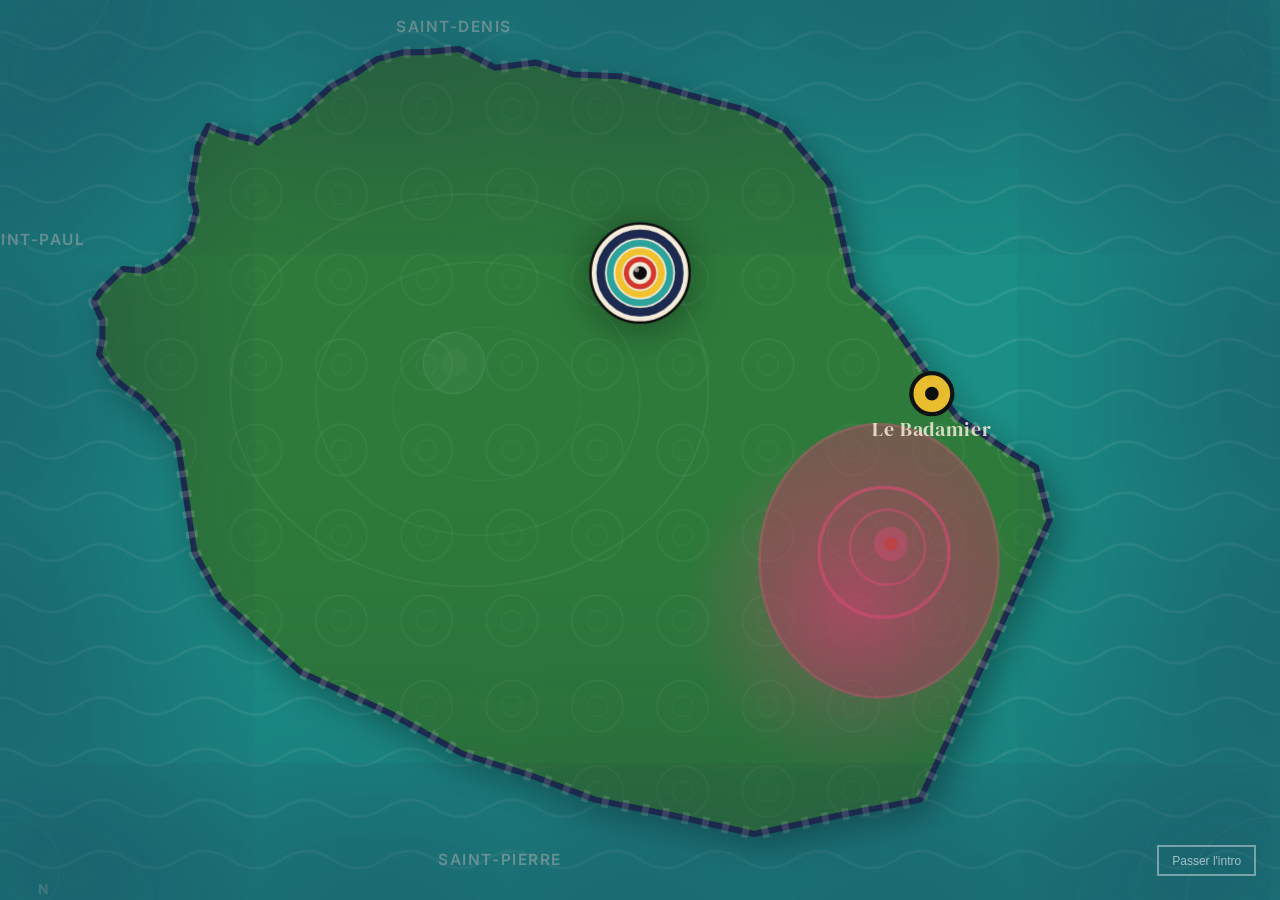
<file: index.html>
<!DOCTYPE html>
<html lang="fr">
<head>
  <meta charset="UTF-8">
  <meta name="viewport" content="width=device-width, initial-scale=1.0">
  <title>Kalipso Trio — Le Badamier</title>
  <meta name="description" content="2 à 3 habitations · 1 vision · ~80 k€ par foyer. Projet pilote habitat La Réunion 2026.">
  <link rel="stylesheet" href="styles/tokens.css">
  <link rel="stylesheet" href="styles/base.css">
  <link rel="stylesheet" href="styles/components.css">
  <link rel="stylesheet" href="styles/motion.css">
  <link rel="stylesheet" href="styles/print.css">
  <link rel="preconnect" href="https://fonts.googleapis.com">
  <link rel="preconnect" href="https://fonts.gstatic.com" crossorigin>
  <link href="https://fonts.googleapis.com/css2?family=DM+Serif+Display:ital@0;1&display=swap" rel="stylesheet">
  <style>
    html, body {
      margin: 0;
      padding: 0;
      height: 100%;
      overflow: hidden;
    }

    /* --- FOND CARTE SVG --- */
    .hub-bg {
      position: fixed;
      inset: 0;
      z-index: 0;
      overflow: hidden;
      background: #1B8F86;
    }

    .hub-bg__map {
      position: absolute;
      inset: -10%;
      width: 120%;
      height: 120%;
      display: flex;
      align-items: center;
      justify-content: center;
    }

    .hub-bg__map svg {
      width: 100%;
      height: 100%;
    }

    .hub-bg__vignette {
      position: fixed;
      inset: 0;
      z-index: 0;
      box-shadow: inset 0 0 250px 100px rgba(27,42,78,0.55);
      pointer-events: none;
    }

    /* --- CONTENU PRINCIPAL --- */
    .hub {
      position: relative;
      z-index: 1;
      height: 100vh;
      display: flex;
      flex-direction: column;
      align-items: center;
      justify-content: center;
      text-align: center;
      padding: 2rem;
      color: #fff;
    }

    .hub__logo {
      width: 100px;
      height: 100px;
      margin-bottom: 1.5rem;
      filter: drop-shadow(0 4px 20px rgba(0,0,0,0.4));
      opacity: 0;
    }

    .hub__title {
      font-family: 'DM Serif Display', Georgia, serif;
      font-weight: 400;
      font-style: normal;
      font-size: clamp(3rem, 8vw, 5.5rem);
      letter-spacing: 0.04em;
      margin-bottom: 0.3rem;
      color: #fff;
      text-shadow: 2px 3px 0 rgba(0,0,0,0.25);
      opacity: 0;
    }

    .hub__subtitle {
      font-family: 'DM Serif Display', Georgia, serif;
      font-style: italic;
      font-weight: 400;
      font-size: clamp(1rem, 2.5vw, 1.4rem);
      margin-bottom: 0.5rem;
      color: rgba(255,255,255,0.92);
      opacity: 0;
    }

    .hub__badge {
      font-family: var(--font-body);
      font-weight: 600;
      font-size: 0.8rem;
      letter-spacing: 0.15em;
      text-transform: uppercase;
      padding: 0.4rem 1.2rem;
      border: 2px solid rgba(255,255,255,0.5);
      display: inline-block;
      margin-bottom: 3rem;
      color: rgba(255,255,255,0.8);
      opacity: 0;
    }

    /* --- DROPDOWN STYLISÉ --- */
    .hub__selector {
      position: relative;
      width: 100%;
      max-width: 420px;
      opacity: 0;
    }

    .hub__select-label {
      font-family: var(--font-body);
      font-size: 0.8rem;
      font-weight: 500;
      letter-spacing: 0.1em;
      text-transform: uppercase;
      margin-bottom: 0.75rem;
      color: rgba(255,255,255,0.6);
      display: block;
    }

    .hub__dropdown {
      position: relative;
    }

    .hub__dropdown-toggle {
      width: 100%;
      padding: 1rem 1.5rem;
      font-family: var(--font-display);
      font-weight: 700;
      font-size: 1.15rem;
      color: var(--ink);
      background: var(--paper);
      border: 3px solid var(--ink);
      box-shadow: 6px 6px 0 rgba(0,0,0,0.5);
      cursor: pointer;
      display: flex;
      justify-content: space-between;
      align-items: center;
      transition: box-shadow 0.2s, transform 0.2s;
      text-align: left;
    }

    .hub__dropdown-toggle:hover {
      transform: translate(2px, 2px);
      box-shadow: 4px 4px 0 rgba(0,0,0,0.5);
    }

    .hub__dropdown-arrow {
      font-size: 0.8rem;
      transition: transform 0.3s;
    }

    .hub__dropdown.open .hub__dropdown-arrow {
      transform: rotate(180deg);
    }

    .hub__dropdown-menu {
      position: absolute;
      bottom: calc(100% + 4px);
      left: 0;
      right: 0;
      background: var(--paper);
      border: 3px solid var(--ink);
      box-shadow: 6px 6px 0 rgba(0,0,0,0.5);
      z-index: 20;
      display: none;
      overflow: hidden;
    }

    .hub__dropdown.open .hub__dropdown-menu {
      display: block;
    }

    .hub__dropdown-item {
      display: flex;
      align-items: center;
      gap: 1rem;
      padding: 1rem 1.5rem;
      font-family: var(--font-body);
      font-weight: 600;
      font-size: 0.95rem;
      color: var(--ink);
      text-decoration: none;
      border-bottom: 2px solid var(--ink);
      transition: background 0.15s, padding-left 0.2s;
    }

    .hub__dropdown-item:last-child {
      border-bottom: none;
    }

    .hub__dropdown-item:hover {
      background: var(--ink);
      color: var(--paper);
      padding-left: 2rem;
    }

    .hub__dropdown-item:hover .hub__item-dot {
      background: var(--paper);
    }

    .hub__item-dot {
      width: 12px;
      height: 12px;
      border-radius: 50%;
      flex-shrink: 0;
      border: 2px solid var(--ink);
    }

    .hub__dropdown-item:nth-child(1) .hub__item-dot { background: var(--yellow); }
    .hub__dropdown-item:nth-child(2) .hub__item-dot { background: var(--navy); }
    .hub__dropdown-item:nth-child(3) .hub__item-dot { background: var(--turquoise); }
    .hub__dropdown-item:nth-child(4) .hub__item-dot { background: var(--pink); }

    .hub__item-text {
      display: flex;
      flex-direction: column;
    }

    .hub__item-title {
      font-family: var(--font-display);
      font-weight: 700;
      font-size: 1rem;
    }

    .hub__item-desc {
      font-size: 0.75rem;
      font-weight: 400;
      opacity: 0.6;
      margin-top: 0.15rem;
    }

    .hub__footer {
      position: absolute;
      bottom: 1.5rem;
      font-size: 0.75rem;
      color: rgba(255,255,255,0.4);
      opacity: 0;
    }

    .skip-intro {
      position: fixed;
      bottom: 1.5rem;
      right: 1.5rem;
      font-size: 0.75rem;
      font-weight: 500;
      padding: 0.4rem 0.8rem;
      border: 2px solid rgba(255,255,255,0.4);
      background: transparent;
      color: rgba(255,255,255,0.6);
      cursor: pointer;
      transition: opacity 0.2s;
      z-index: 50;
    }

    .skip-intro:hover { color: #fff; border-color: #fff; }

    @media print {
      .hub-bg { display: none; }
      .hub { color: var(--ink); height: auto; }
      .hub__title { color: var(--ink); text-shadow: none; }
    }
  </style>
</head>
<body>
  <!-- FOND — Carte illustrée La Réunion -->
  <div class="hub-bg">
    <div class="hub-bg__map">
      <svg viewBox="0 0 900 750" xmlns="http://www.w3.org/2000/svg" preserveAspectRatio="xMidYMid slice">
        <defs>
          <pattern id="waves" x="0" y="0" width="120" height="30" patternUnits="userSpaceOnUse">
            <path d="M0,15 Q15,5 30,15 Q45,25 60,15 Q75,5 90,15 Q105,25 120,15" fill="none" stroke="rgba(255,255,255,0.08)" stroke-width="1.5"/>
          </pattern>
          <pattern id="topo" x="0" y="0" width="50" height="50" patternUnits="userSpaceOnUse">
            <circle cx="25" cy="25" r="15" fill="none" stroke="rgba(255,255,255,0.06)" stroke-width="0.8"/>
            <circle cx="25" cy="25" r="6" fill="none" stroke="rgba(255,255,255,0.04)" stroke-width="0.6"/>
          </pattern>
          <radialGradient id="volcGlow" cx="50%" cy="50%">
            <stop offset="0%" stop-color="#E94B7C" stop-opacity="0.55"/>
            <stop offset="50%" stop-color="#E94B7C" stop-opacity="0.2"/>
            <stop offset="100%" stop-color="#E94B7C" stop-opacity="0"/>
          </radialGradient>
          <filter id="landShadow" x="-5%" y="-5%" width="115%" height="115%">
            <feDropShadow dx="5" dy="7" stdDeviation="10" flood-color="rgba(0,0,0,0.35)"/>
          </filter>
          <!-- Tracé réel de La Réunion (GeoJSON département 974) -->
          <path id="reunion" d="M 162,350 L 157,344 L 149,339 L 143,334 L 141,331 L 133,319 L 135,310 L 135,299 L 133,295 L 130,288 L 134,282 L 138,278 L 147,269 L 160,270 L 172,264 L 186,250 L 190,235 L 187,222 L 191,197 L 197,185 L 209,190 L 223,193 L 226,195 L 235,187 L 247,182 L 258,172 L 269,162 L 284,154 L 296,146 L 311,142 L 323,142 L 344,140 L 365,151 L 389,148 L 411,155 L 438,156 L 458,161 L 486,169 L 513,176 L 535,187 L 561,219 L 575,279 L 596,298 L 636,356 L 668,377 L 682,385 L 690,416 L 660,481 L 614,580 L 567,589 L 517,600 L 469,589 L 424,580 L 387,566 L 346,553 L 305,530 L 251,505 L 204,462 L 189,435 L 179,370 L 164,351 Z"/>
        </defs>

        <!-- OCÉAN -->
        <rect width="900" height="750" fill="#1B8F86"/>
        <rect width="900" height="750" fill="url(#waves)"/>

        <!-- Cercles décoratifs océan -->
        <circle cx="100" cy="100" r="40" fill="none" stroke="rgba(255,255,255,0.05)" stroke-width="1"/>
        <circle cx="100" cy="100" r="65" fill="none" stroke="rgba(255,255,255,0.03)" stroke-width="1"/>
        <circle cx="820" cy="640" r="50" fill="none" stroke="rgba(255,255,255,0.05)" stroke-width="1"/>
        <circle cx="820" cy="640" r="80" fill="none" stroke="rgba(255,255,255,0.03)" stroke-width="1"/>
        <circle cx="80" cy="620" r="30" fill="none" stroke="rgba(255,255,255,0.04)" stroke-width="1"/>
        <circle cx="830" cy="120" r="35" fill="none" stroke="rgba(255,255,255,0.04)" stroke-width="1"/>

        <!-- ÎLE — Tracé géographique réel -->
        <g filter="url(#landShadow)">
          <use href="#reunion" fill="#2D7A3A" stroke="#1B2A4E" stroke-width="3.5" stroke-linejoin="round"/>
        </g>

        <!-- Texture topo sur île -->
        <clipPath id="islandClip">
          <use href="#reunion"/>
        </clipPath>
        <rect width="900" height="750" fill="url(#topo)" clip-path="url(#islandClip)"/>

        <!-- Relief — courbes de niveau -->
        <g clip-path="url(#islandClip)" opacity="0.45">
          <ellipse cx="350" cy="340" rx="140" ry="115" fill="none" stroke="rgba(255,255,255,0.12)" stroke-width="1.2"/>
          <ellipse cx="355" cy="345" rx="95" ry="80" fill="none" stroke="rgba(255,255,255,0.10)" stroke-width="1"/>
          <ellipse cx="360" cy="348" rx="55" ry="45" fill="none" stroke="rgba(255,255,255,0.08)" stroke-width="0.8"/>
          <!-- Piton des Neiges (centre) -->
          <circle cx="341" cy="324" r="18" fill="rgba(255,255,255,0.07)" stroke="rgba(255,255,255,0.14)" stroke-width="1"/>
          <circle cx="341" cy="324" r="8" fill="rgba(255,255,255,0.05)"/>
        </g>

        <!-- ZONE VOLCAN — Piton de la Fournaise (SE) -->
        <circle cx="576" cy="467" r="100" fill="url(#volcGlow)" clip-path="url(#islandClip)"/>
        <g clip-path="url(#islandClip)">
          <ellipse cx="590" cy="440" rx="70" ry="80" fill="#C43867" opacity="0.45" stroke="#E94B7C" stroke-width="1.5"/>
          <circle cx="593" cy="435" r="38" fill="none" stroke="#E94B7C" stroke-width="2" opacity="0.5"/>
          <circle cx="595" cy="432" r="22" fill="none" stroke="#E94B7C" stroke-width="1.5" opacity="0.4"/>
          <circle cx="597" cy="430" r="10" fill="#E94B7C" opacity="0.35"/>
          <circle cx="597" cy="430" r="4" fill="#D2382C" opacity="0.5"/>
        </g>

        <!-- Côte décorative (tirets) -->
        <use href="#reunion" fill="none" stroke="rgba(244,236,219,0.18)" stroke-width="7" stroke-dasharray="4 8" stroke-linejoin="round"/>

        <!-- MARQUEUR — Le Badamier (côte Est) -->
        <g class="hub-marker" transform="translate(621, 342)">
          <circle r="12" fill="#F2C12E" stroke="#0E0E0E" stroke-width="2.5" opacity="0.95"/>
          <circle r="4" fill="#0E0E0E"/>
        </g>
        <text x="621" y="367" text-anchor="middle" font-family="'DM Serif Display', Georgia, serif" font-size="12" font-weight="400" fill="#F4ECDB" letter-spacing="0.04em" opacity="0.85">Le Badamier</text>

        <!-- Labels villes -->
        <g font-family="Inter, sans-serif" font-size="9" font-weight="600" fill="rgba(244,236,219,0.5)" letter-spacing="0.1em">
          <text x="341" y="130" text-anchor="middle">SAINT-DENIS</text>
          <text x="125" y="255" text-anchor="end">SAINT-PAUL</text>
          <text x="368" y="618" text-anchor="middle">SAINT-PIERRE</text>
        </g>

        <!-- Rose des vents -->
        <g transform="translate(100, 660)" opacity="0.3">
          <circle r="20" fill="none" stroke="#F4ECDB" stroke-width="1.2"/>
          <line x1="0" y1="-20" x2="0" y2="20" stroke="#F4ECDB" stroke-width="1"/>
          <line x1="-20" y1="0" x2="20" y2="0" stroke="#F4ECDB" stroke-width="1"/>
          <polygon points="0,-18 -3.5,-7 3.5,-7" fill="#F4ECDB"/>
          <text x="0" y="-25" text-anchor="middle" font-family="Inter, sans-serif" font-size="8" font-weight="700" fill="#F4ECDB">N</text>
        </g>

        <!-- Légende -->
        <g transform="translate(750, 665)" font-family="Inter, sans-serif" font-size="8.5" fill="rgba(244,236,219,0.45)">
          <rect x="0" y="0" width="10" height="10" rx="2" fill="#2D7A3A" stroke="rgba(244,236,219,0.25)" stroke-width="0.8"/>
          <text x="15" y="9">Terres</text>
          <rect x="0" y="17" width="10" height="10" rx="2" fill="#C43867" stroke="rgba(244,236,219,0.25)" stroke-width="0.8"/>
          <text x="15" y="26">Volcan</text>
          <rect x="0" y="34" width="10" height="10" rx="2" fill="#1B8F86" stroke="rgba(244,236,219,0.25)" stroke-width="0.8"/>
          <text x="15" y="43">Océan</text>
        </g>
      </svg>
    </div>
  </div>
  <div class="hub-bg__vignette"></div>

  <!-- CONTENU -->
  <main class="hub">
    <svg class="hub__logo kalipso-logo" viewBox="0 0 120 120" xmlns="http://www.w3.org/2000/svg">
      <circle cx="60" cy="60" r="58" fill="#F4ECDB" stroke="#0E0E0E" stroke-width="3"/>
      <g class="logo-rings">
        <circle cx="60" cy="60" r="46" fill="none" stroke="#1B2A4E" stroke-width="10"/>
        <circle cx="60" cy="60" r="35" fill="none" stroke="#2BA39A" stroke-width="8"/>
        <circle cx="60" cy="60" r="25" fill="none" stroke="#F2C12E" stroke-width="8"/>
        <circle cx="60" cy="60" r="16" fill="none" stroke="#D2382C" stroke-width="6"/>
      </g>
      <circle cx="60" cy="60" r="8" fill="#0E0E0E"/>
      <circle cx="56" cy="56" r="3" fill="#F4ECDB" opacity="0.6"/>
    </svg>

    <h1 class="hub__title">Kalipso Trio</h1>
    <p class="hub__subtitle">2 à 3 habitations · 1 vision · ~80 k€ par foyer</p>
    <span class="hub__badge">Le Badamier — La Réunion 2026</span>

    <div class="hub__selector">
      <span class="hub__select-label">Choisissez votre lecture</span>
      <div class="hub__dropdown" id="hub-dropdown">
        <button class="hub__dropdown-toggle" id="dropdown-toggle">
          <span>Sélectionner une cible</span>
          <span class="hub__dropdown-arrow">▼</span>
        </button>
        <div class="hub__dropdown-menu">
          <a href="vues/coacquereurs.html" class="hub__dropdown-item">
            <span class="hub__item-dot"></span>
            <span class="hub__item-text">
              <span class="hub__item-title">Co-acquéreurs</span>
              <span class="hub__item-desc">Familles prêtes à bâtir ensemble</span>
            </span>
          </a>
          <a href="vues/bailleurs.html" class="hub__dropdown-item">
            <span class="hub__item-dot"></span>
            <span class="hub__item-text">
              <span class="hub__item-title">Bailleurs sociaux</span>
              <span class="hub__item-desc">Un modèle pilote duplicable</span>
            </span>
          </a>
          <a href="vues/politique.html" class="hub__dropdown-item">
            <span class="hub__item-dot"></span>
            <span class="hub__item-text">
              <span class="hub__item-title">Collectivités & élus</span>
              <span class="hub__item-desc">Politique publique reproductible</span>
            </span>
          </a>
          <a href="vues/mecenat.html" class="hub__dropdown-item">
            <span class="hub__item-dot"></span>
            <span class="hub__item-text">
              <span class="hub__item-title">Mécénat & RSE</span>
              <span class="hub__item-desc">Démonstrateur à fort effet de levier</span>
            </span>
          </a>
        </div>
      </div>
    </div>

    <p class="hub__footer">Porté par Sofiane Hakoury Behdad & Florent Clayes</p>
  </main>

  <button class="skip-intro" id="skip-intro" style="display:none;">Passer l'intro</button>

  <script src="https://cdn.jsdelivr.net/npm/gsap@3.12.5/dist/gsap.min.js" defer></script>
  <script>
    document.addEventListener('DOMContentLoaded', () => {
      // Dropdown
      const dd = document.getElementById('hub-dropdown');
      const toggle = document.getElementById('dropdown-toggle');
      toggle.addEventListener('click', () => dd.classList.toggle('open'));
      document.addEventListener('click', (e) => {
        if (!dd.contains(e.target)) dd.classList.remove('open');
      });

      // Intro animation
      const skipBtn = document.getElementById('skip-intro');
      const alreadySeen = localStorage.getItem('kalipso-intro-seen');

      function showAll() {
        document.querySelectorAll('.hub__logo, .hub__title, .hub__subtitle, .hub__badge, .hub__selector, .hub__footer').forEach(el => {
          el.style.opacity = '1';
          el.style.transform = 'none';
        });
        skipBtn.style.display = 'none';
      }

      if (alreadySeen || window.matchMedia('(prefers-reduced-motion: reduce)').matches) {
        showAll();
        return;
      }

      skipBtn.style.display = 'block';
      skipBtn.addEventListener('click', () => {
        if (window.gsap) gsap.globalTimeline.clear();
        showAll();
        localStorage.setItem('kalipso-intro-seen', 'true');
      });

      function waitForGSAP(cb) {
        if (window.gsap) { cb(); return; }
        let attempts = 0;
        const check = setInterval(() => {
          attempts++;
          if (window.gsap) { clearInterval(check); cb(); }
          else if (attempts > 50) { clearInterval(check); showAll(); }
        }, 100);
      }

      waitForGSAP(() => {
        const tl = gsap.timeline({
          onComplete: () => {
            localStorage.setItem('kalipso-intro-seen', 'true');
            skipBtn.style.display = 'none';
          }
        });

        gsap.set('.hub__logo', { opacity: 0, scale: 0.6 });
        gsap.set('.hub__title', { opacity: 0, y: 40 });
        gsap.set('.hub__selector', { opacity: 0, y: 20 });

        tl
          .to('.hub__logo', { opacity: 1, scale: 1, duration: 1.0, ease: 'back.out(1.4)' })
          .to('.logo-rings', { rotation: 360, duration: 1.5, ease: 'power2.inOut', transformOrigin: '50% 50%' }, '-=0.3')
          .to('.hub__title', { opacity: 1, y: 0, duration: 1.0, ease: 'back.out(1.6)' }, '-=0.8')
          .to('.hub__subtitle', { opacity: 1, duration: 0.4 }, '-=0.4')
          .to('.hub__badge', { opacity: 1, duration: 0.4 }, '-=0.2')
          .to('.hub__selector', { opacity: 1, y: 0, duration: 0.6, ease: 'back.out(1.6)' }, '-=0.1')
          .to('.hub__footer', { opacity: 1, duration: 0.4 }, '-=0.2');
      });
    });
  </script>
</body>
</html>
</file>
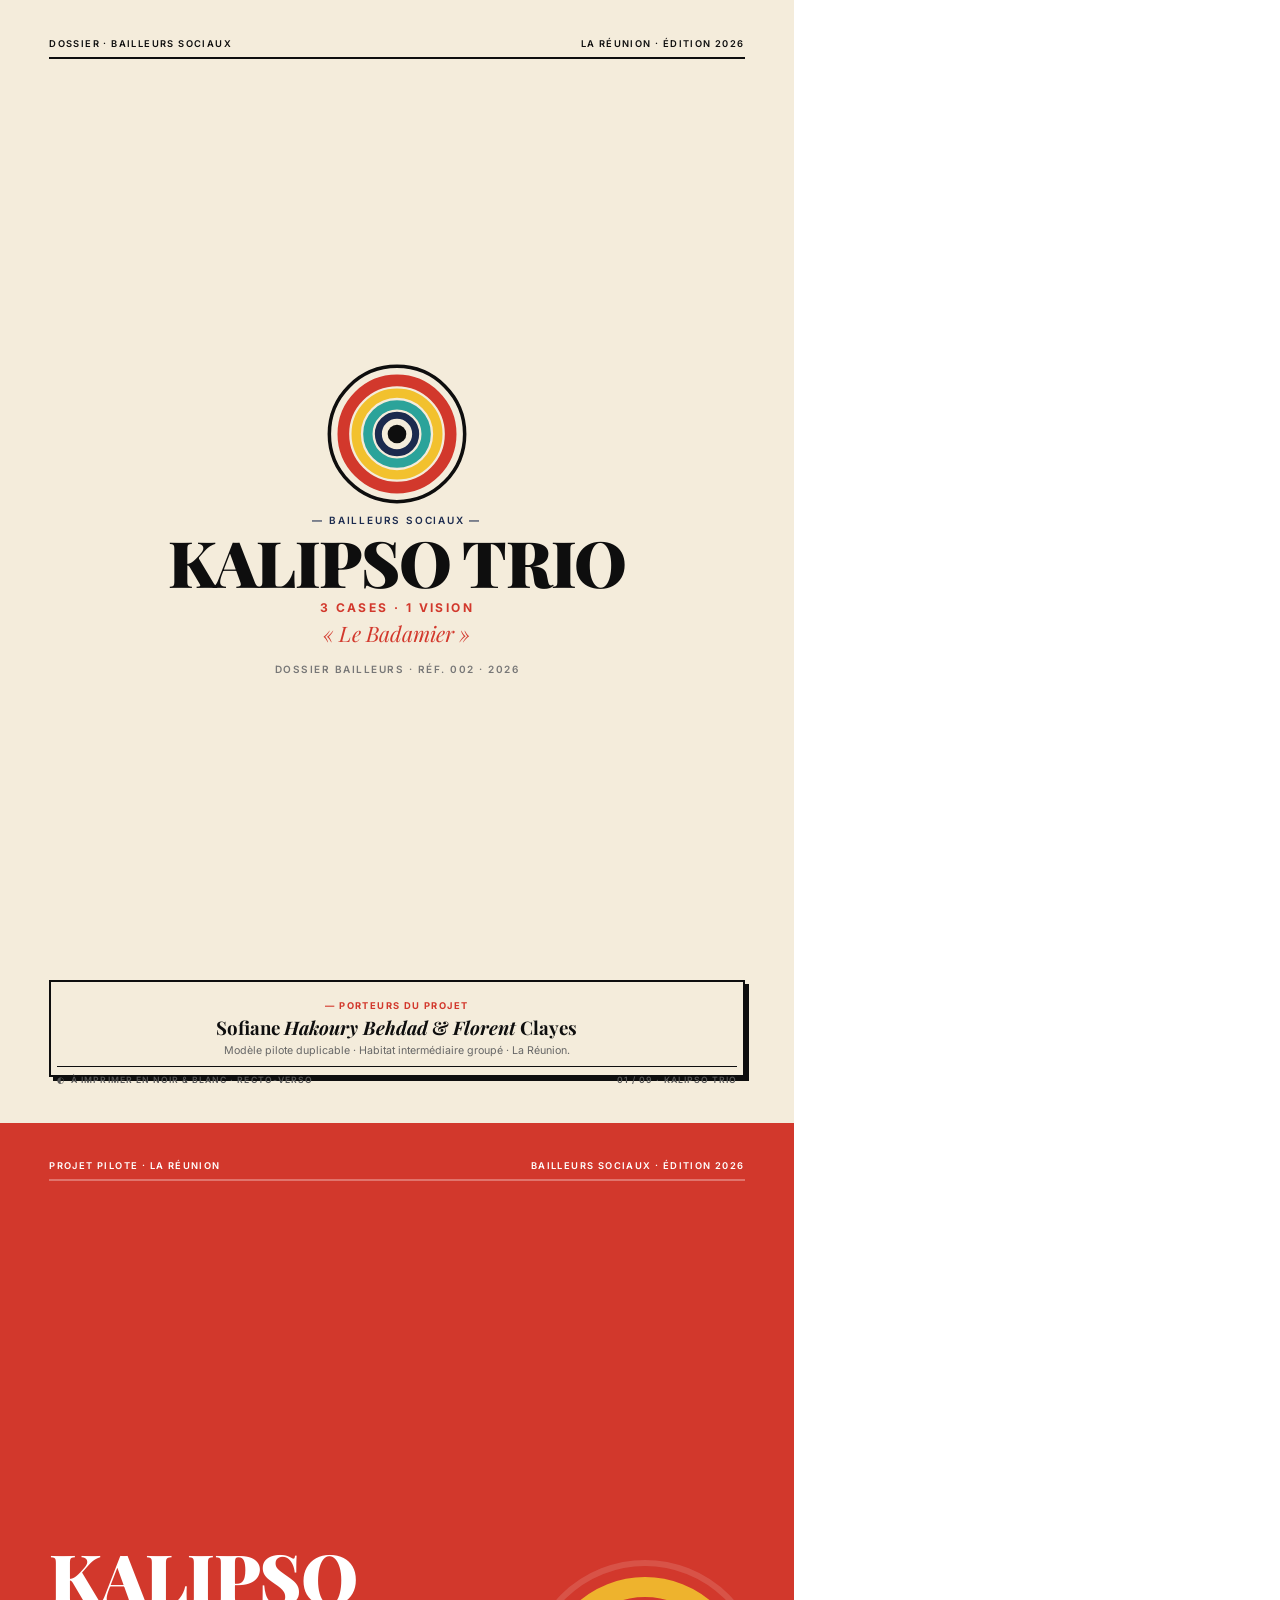
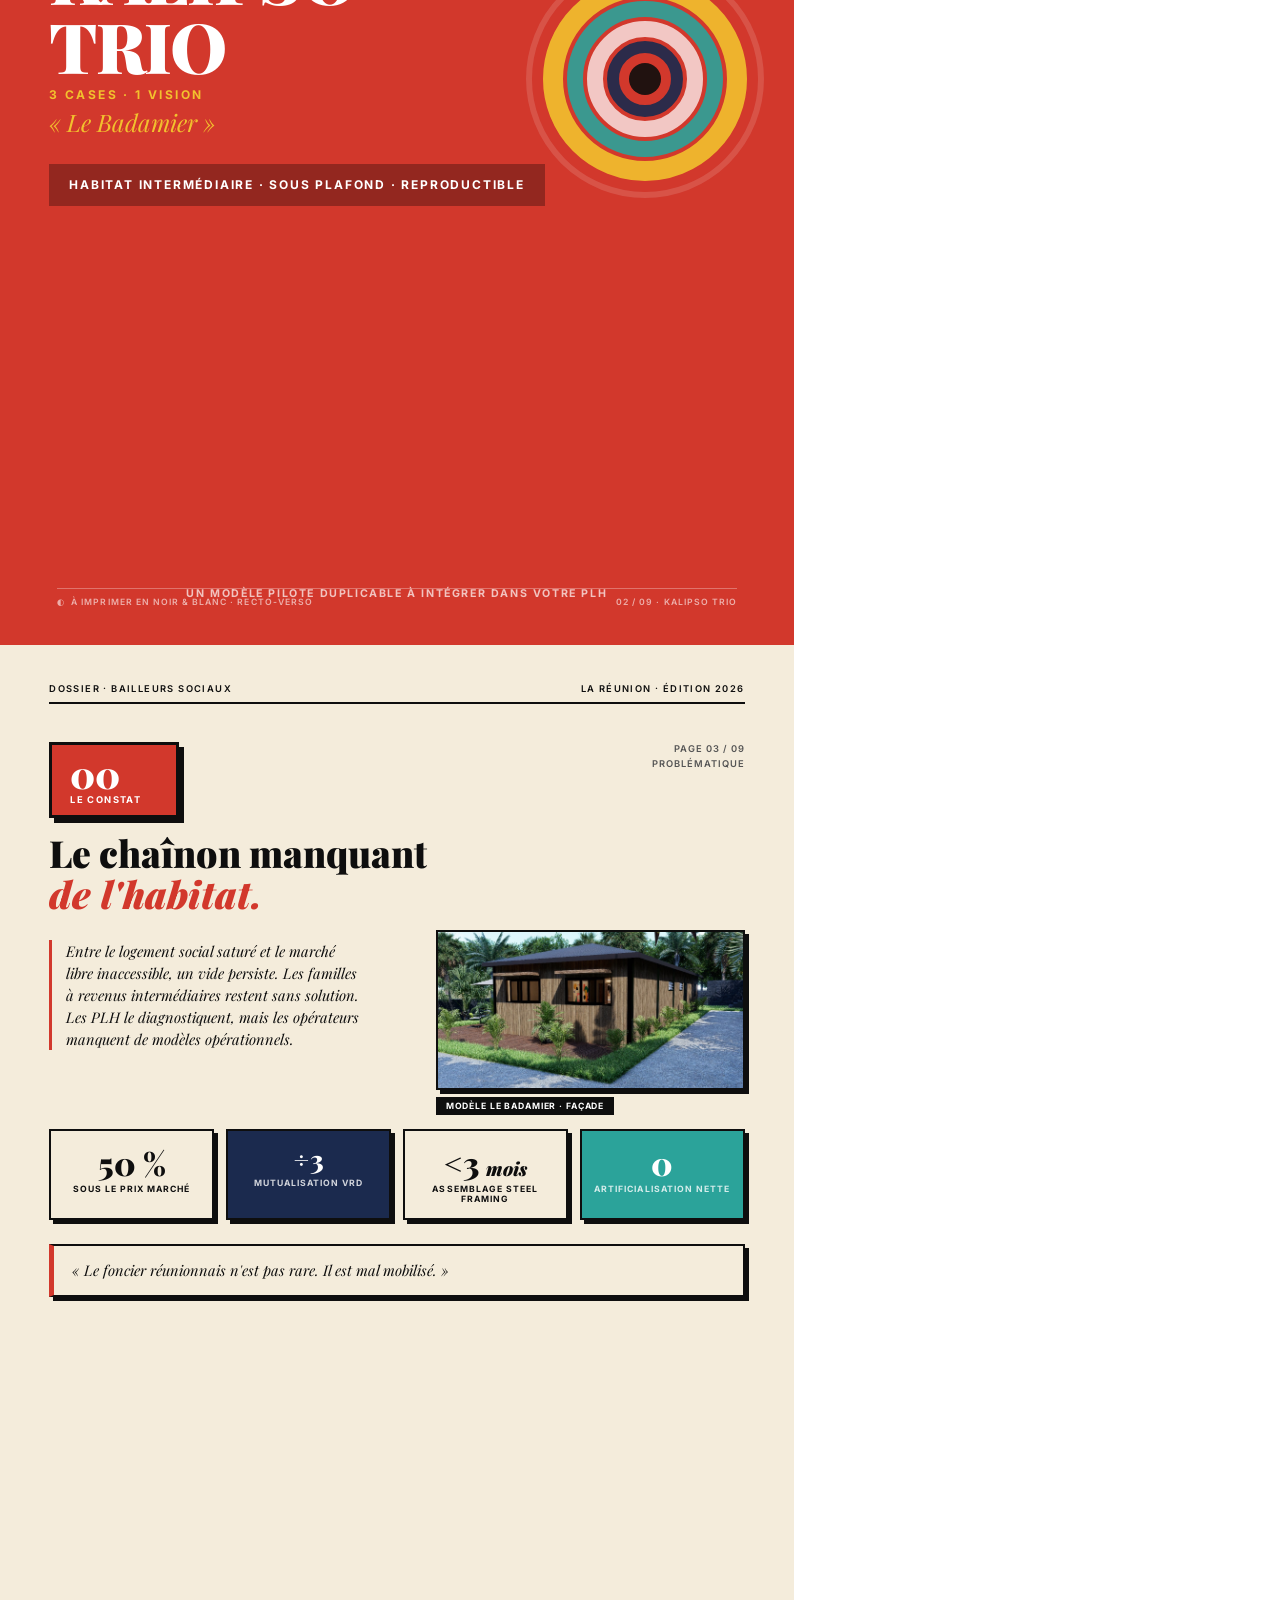
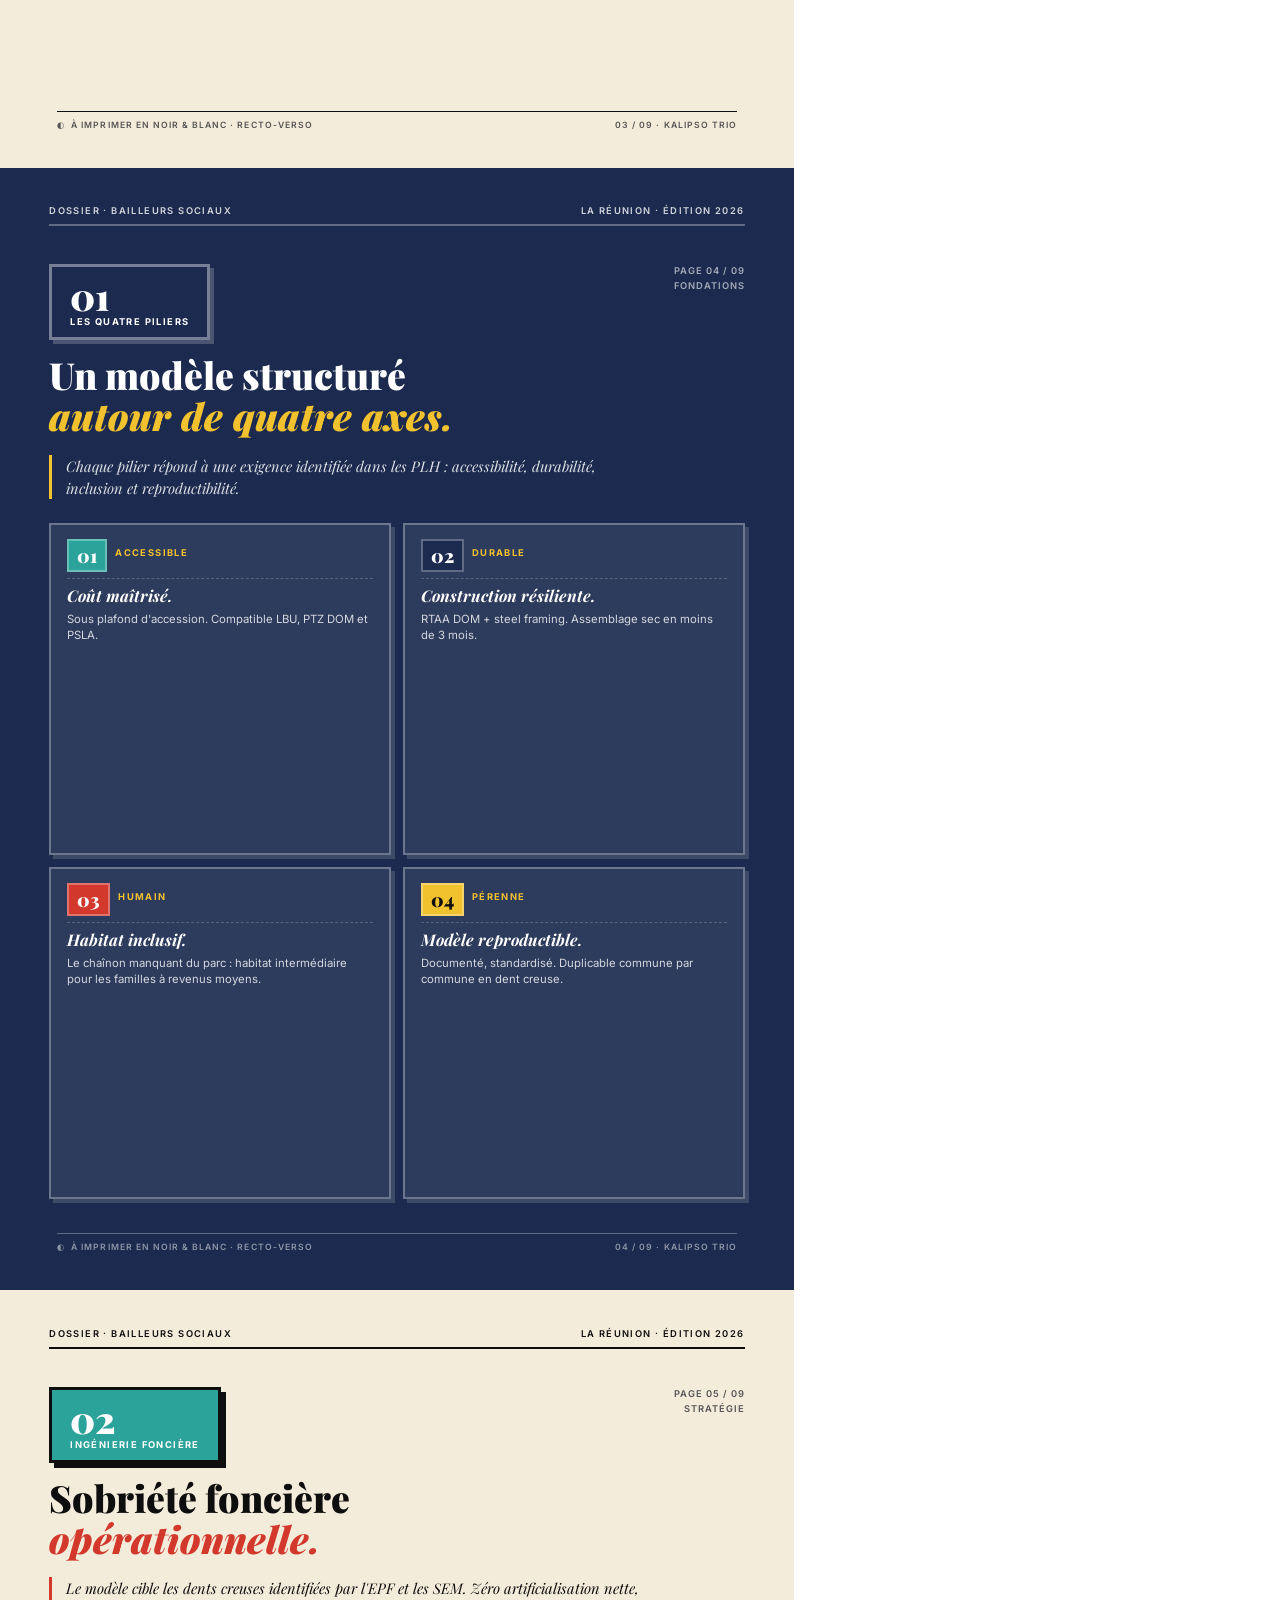
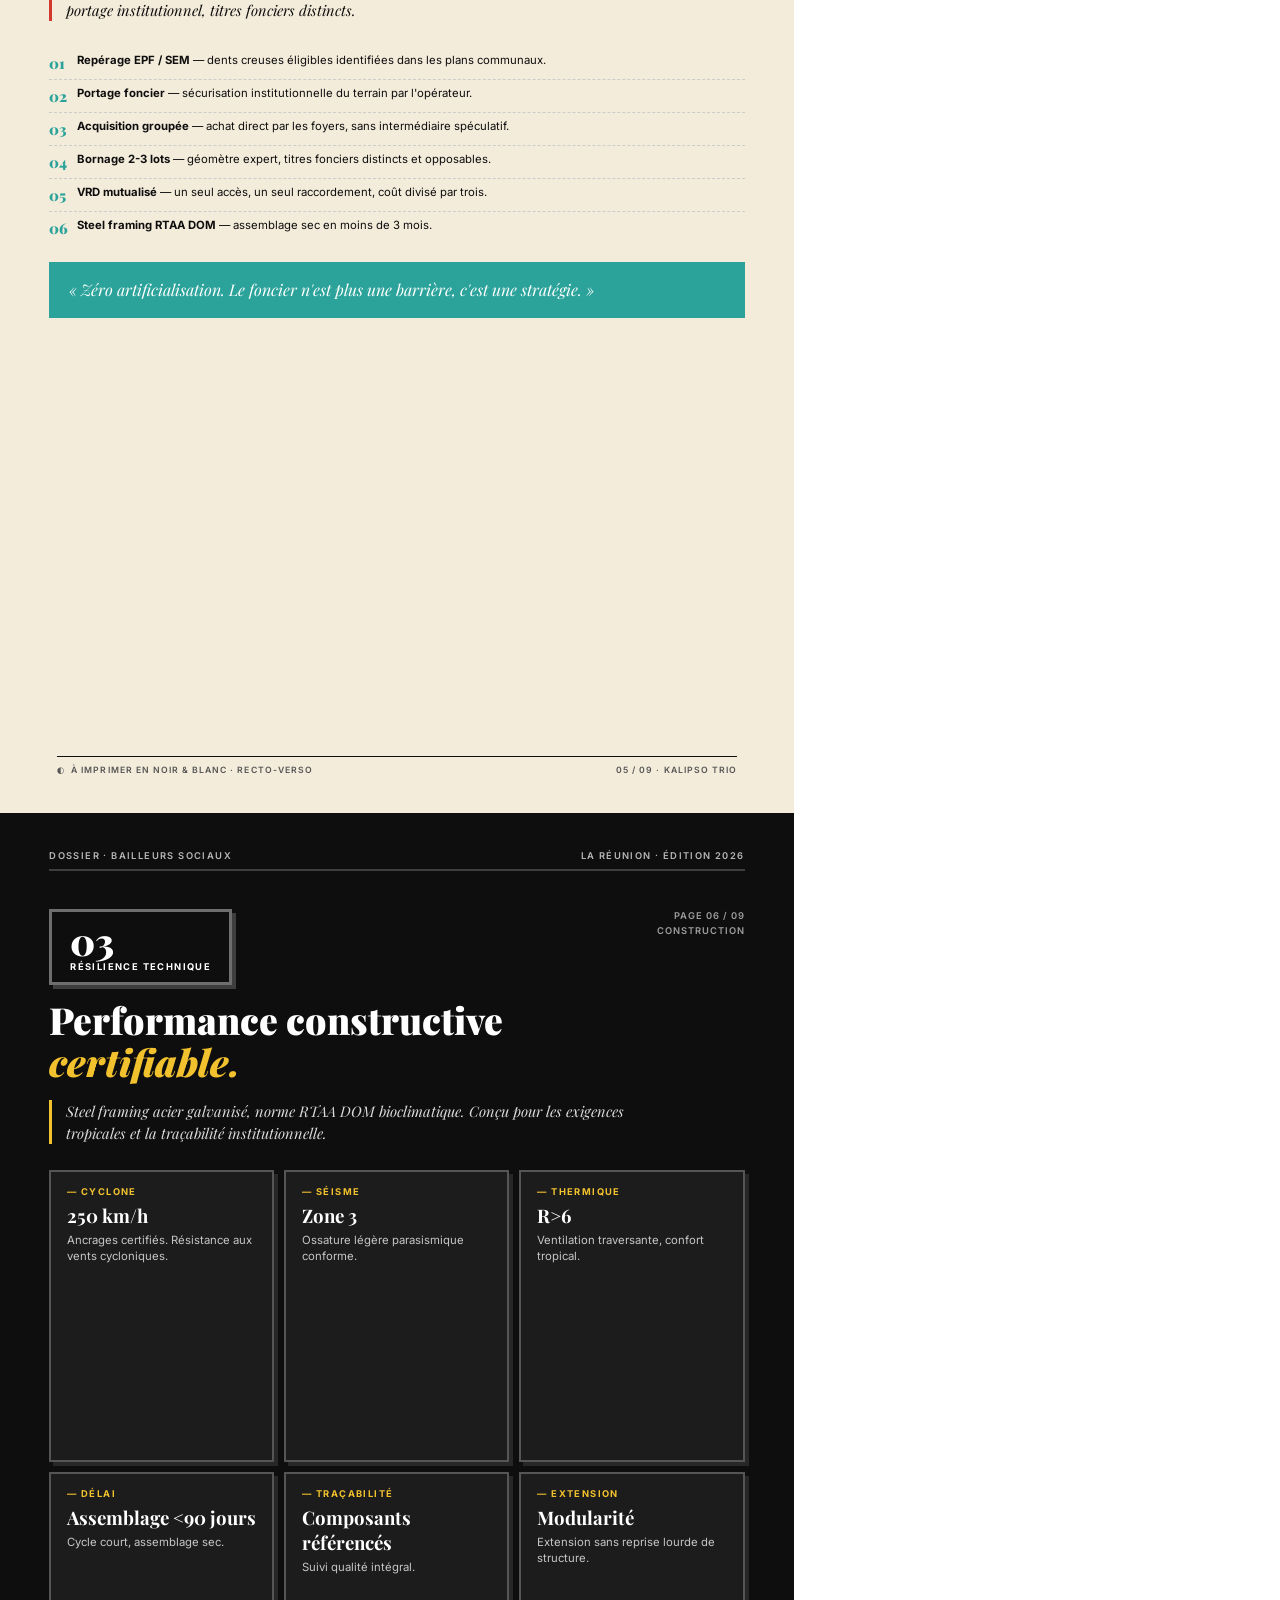
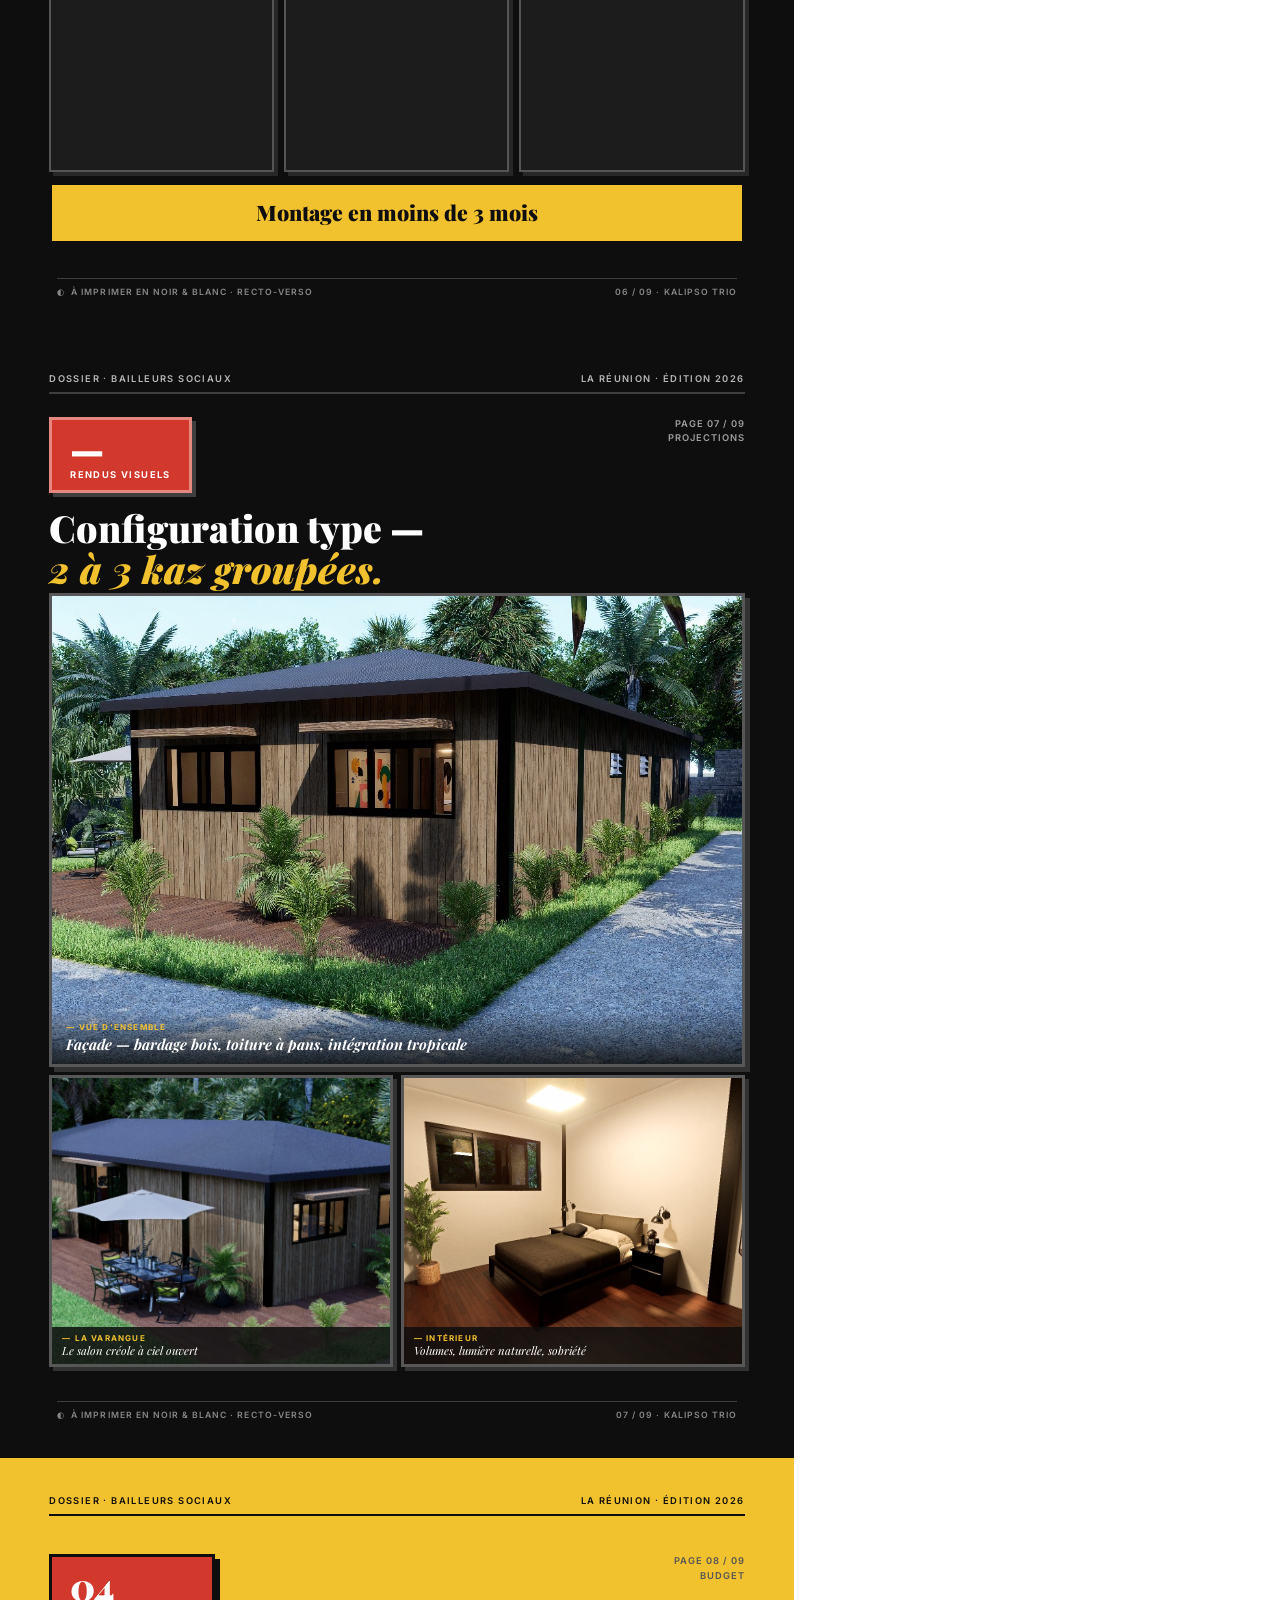
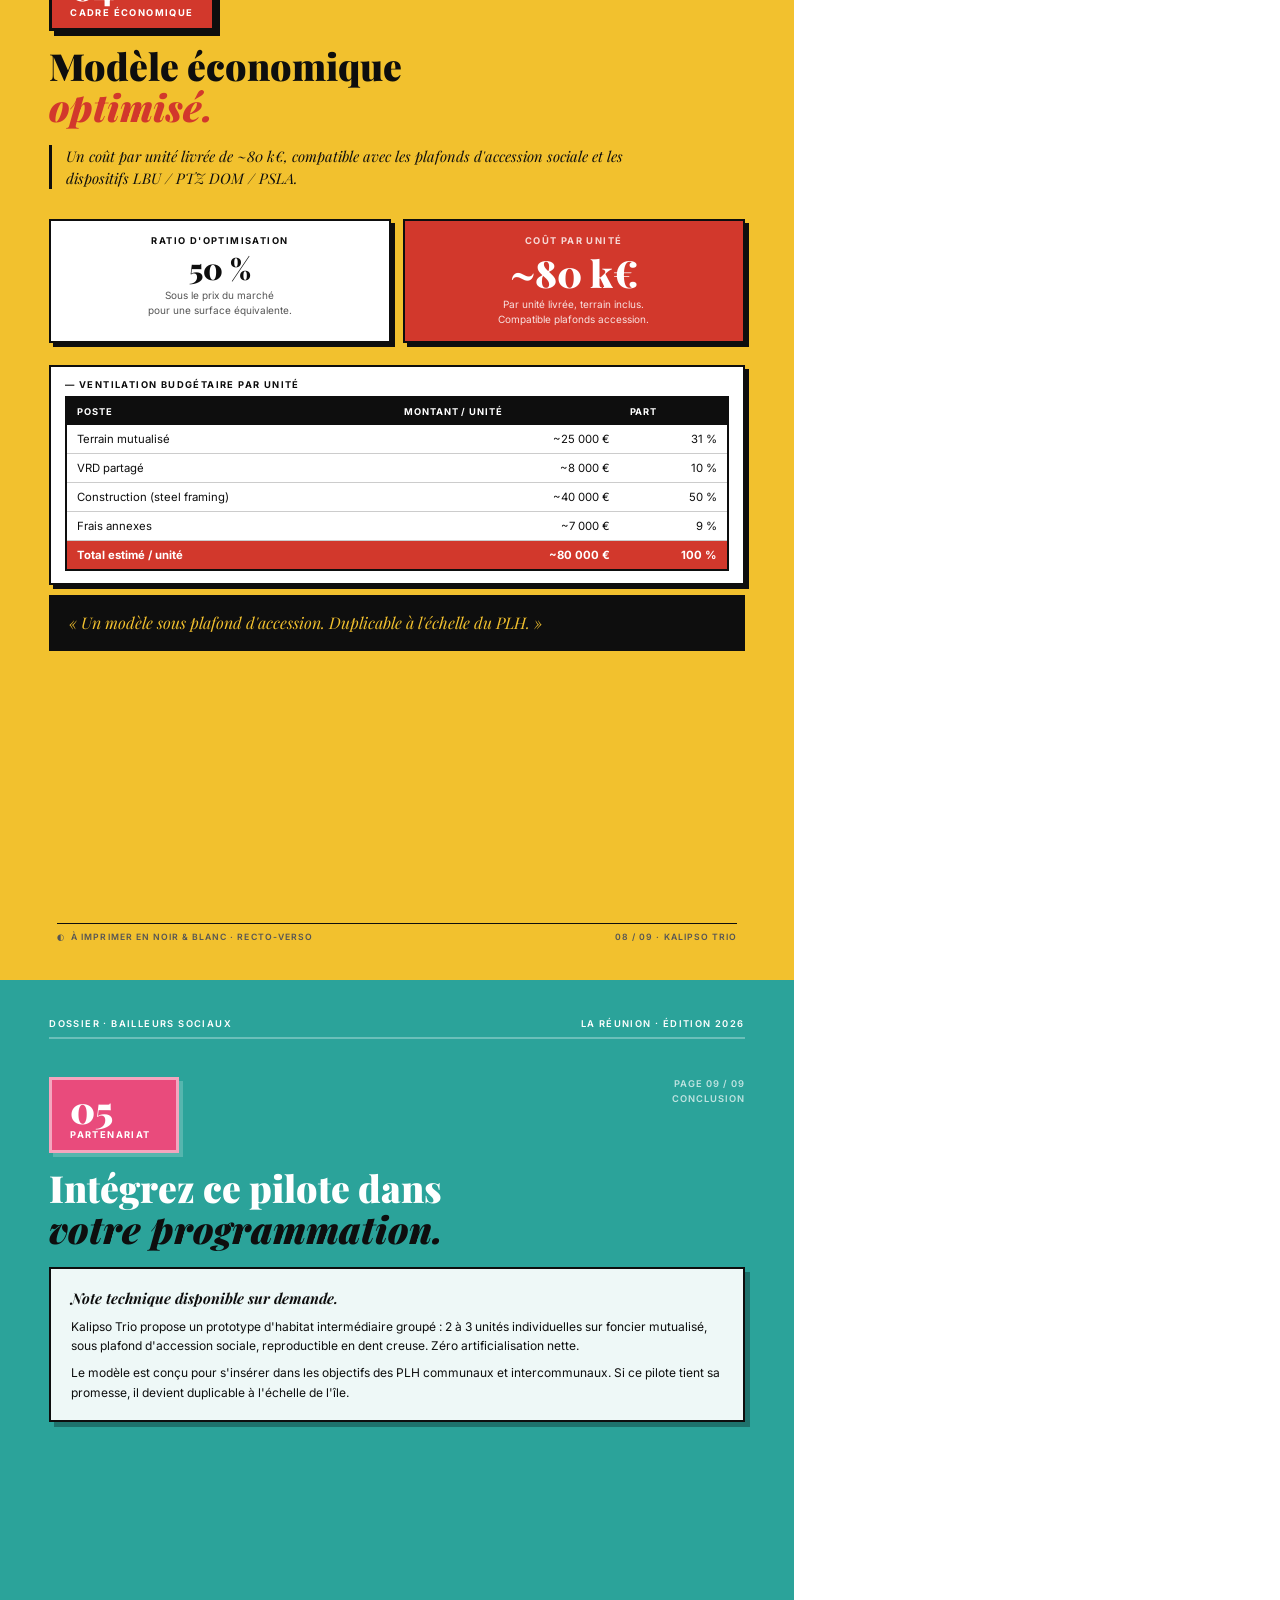
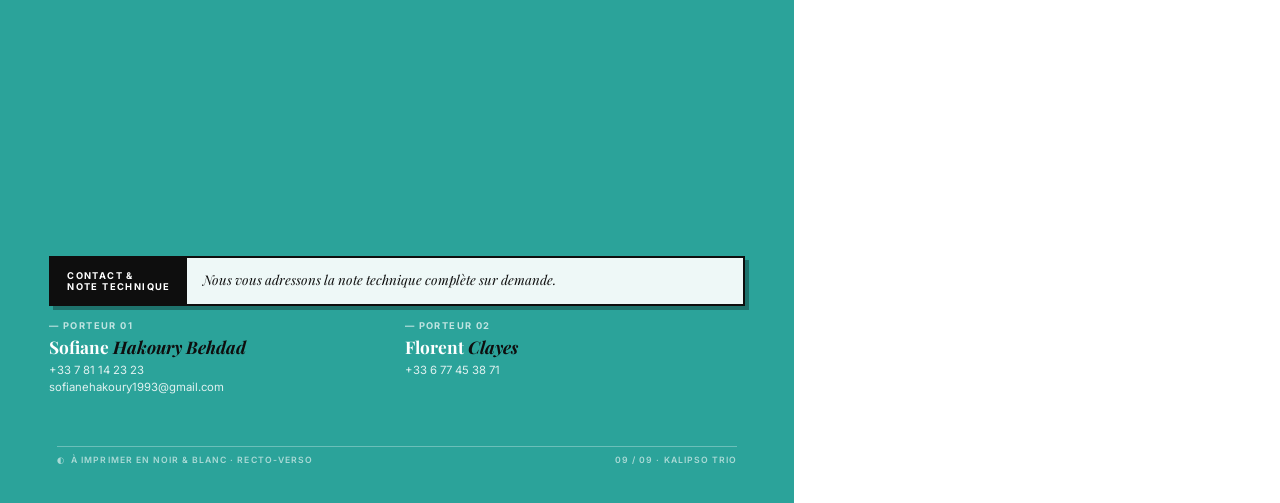
<file: assets/pdf-src/bailleurs.html>
<!DOCTYPE html>
<html lang="fr">
<head>
<meta charset="UTF-8">
<title>Kalipso Trio — Bailleurs sociaux</title>
<link href="https://fonts.googleapis.com/css2?family=Playfair+Display:ital,wght@0,400;0,700;0,900;1,400;1,700&family=Inter:wght@400;500;600;700&display=swap" rel="stylesheet">
<style>
@page { size: A4 portrait; margin: 0; }
*, *::before, *::after { box-sizing: border-box; margin: 0; padding: 0; }

:root {
  --ink: #0E0E0E;
  --paper: #F4ECDB;
  --red: #D2382C;
  --navy: #1B2A4E;
  --yellow: #F2C12E;
  --turquoise: #2BA39A;
  --pink: #E94B7C;
  --font-display: 'Playfair Display', Georgia, serif;
  --font-body: 'Inter', system-ui, sans-serif;
}

html, body {
  width: 210mm;
  font-family: var(--font-body);
  color: var(--ink);
  -webkit-print-color-adjust: exact;
  print-color-adjust: exact;
}

/* === PAGE TEMPLATE === */
.page {
  width: 210mm;
  height: 297mm;
  position: relative;
  overflow: hidden;
  page-break-after: always;
  page-break-inside: avoid;
  padding: 10mm 13mm 12mm;
  display: flex;
  flex-direction: column;
  font-size: 95%;
}
.page:last-child { page-break-after: auto; }

/* === HEADER === */
.page-header {
  display: flex;
  justify-content: space-between;
  align-items: center;
  padding-bottom: 8px;
  border-bottom: 2.5px solid var(--ink);
  font-family: var(--font-body);
  font-size: 7pt;
  font-weight: 600;
  letter-spacing: 0.15em;
  text-transform: uppercase;
  flex-shrink: 0;
}

/* === FOOTER === */
.page-footer {
  position: absolute;
  bottom: 10mm;
  left: 15mm;
  right: 15mm;
  display: flex;
  justify-content: space-between;
  align-items: center;
  padding-top: 8px;
  border-top: 1.5px solid var(--ink);
  font-size: 6.5pt;
  font-weight: 600;
  letter-spacing: 0.12em;
  text-transform: uppercase;
  color: #555;
}
.page-footer span:first-child::before {
  content: "◐";
  margin-right: 6px;
}

/* === CONTENT AREA === */
.page-body {
  flex: 1;
  display: flex;
  flex-direction: column;
  justify-content: center;
  padding: 6mm 0 12mm;
}

/* === SECTION TAG === */
.section-tag {
  font-family: var(--font-body);
  font-size: 7.5pt;
  font-weight: 600;
  letter-spacing: 0.18em;
  text-transform: uppercase;
  margin-bottom: 4px;
}

/* === SECTION NUMBER BOX === */
.section-box {
  display: inline-flex;
  flex-direction: column;
  padding: 10px 18px;
  border: 3px solid var(--ink);
  box-shadow: 5px 5px 0 var(--ink);
  margin-bottom: 14px;
  min-width: 130px;
}
.section-box__num {
  font-family: var(--font-display);
  font-size: 28pt;
  font-weight: 900;
  line-height: 1;
}
.section-box__title {
  font-family: var(--font-body);
  font-size: 7pt;
  font-weight: 700;
  letter-spacing: 0.15em;
  text-transform: uppercase;
  margin-top: 2px;
}

/* === PAGE INFO (top right) === */
.page-info {
  text-align: right;
  font-size: 7pt;
  font-weight: 600;
  letter-spacing: 0.1em;
  text-transform: uppercase;
  line-height: 1.6;
  color: #555;
}

/* === HEADINGS === */
h1 {
  font-family: var(--font-display);
  font-size: 36pt;
  font-weight: 900;
  line-height: 1.05;
  margin-bottom: 10px;
}
h1 em {
  font-style: italic;
  color: var(--red);
}

h2 {
  font-family: var(--font-display);
  font-size: 28pt;
  font-weight: 900;
  line-height: 1.1;
  margin-bottom: 8px;
}
h2 em {
  font-style: italic;
  color: var(--red);
}

h3 {
  font-family: var(--font-display);
  font-size: 14pt;
  font-weight: 700;
  margin-bottom: 4px;
}

/* === BODY TEXT === */
.lead {
  font-family: var(--font-display);
  font-size: 11pt;
  font-style: italic;
  line-height: 1.5;
  border-left: 3.5px solid var(--red);
  padding-left: 14px;
  margin: 10px 0 16px;
  max-width: 85%;
}
p { font-size: 9pt; line-height: 1.5; }

/* === GRID === */
.grid-2 { display: grid; grid-template-columns: 1fr 1fr; gap: 12px; }
.grid-3 { display: grid; grid-template-columns: 1fr 1fr 1fr; gap: 10px; }
.grid-2x2 { display: grid; grid-template-columns: 1fr 1fr; gap: 12px; }
.grid-top { display: grid; grid-template-columns: 1fr auto; gap: 20px; align-items: start; }

/* === CARDS === */
.card {
  border: 2.5px solid var(--ink);
  box-shadow: 4px 4px 0 var(--ink);
  padding: 14px 16px;
}
.card__tag {
  font-size: 7pt;
  font-weight: 700;
  letter-spacing: 0.15em;
  text-transform: uppercase;
  margin-bottom: 6px;
}
.card__title {
  font-family: var(--font-display);
  font-size: 12pt;
  font-weight: 700;
  font-style: italic;
  margin-bottom: 5px;
}
.card__body { font-size: 8.5pt; line-height: 1.45; color: #333; }

/* === STAT BLOCKS === */
.stat-row {
  display: flex;
  gap: 12px;
  margin: 14px 0;
}
.stat-card {
  flex: 1;
  border: 2.5px solid var(--ink);
  box-shadow: 4px 4px 0 var(--ink);
  padding: 14px 12px;
  text-align: center;
}
.stat-card--filled {
  color: #fff;
}
.stat-value {
  font-family: var(--font-display);
  font-size: 24pt;
  font-weight: 900;
  line-height: 1.1;
}
.stat-label {
  font-size: 6.5pt;
  font-weight: 700;
  letter-spacing: 0.12em;
  text-transform: uppercase;
  margin-top: 4px;
  display: block;
}

/* === QUOTE === */
.quote-block {
  border: 2.5px solid var(--ink);
  border-left: 5px solid var(--red);
  box-shadow: 4px 4px 0 var(--ink);
  padding: 14px 18px;
  margin: 14px 0;
}
.quote-block p {
  font-family: var(--font-display);
  font-size: 11pt;
  font-style: italic;
  line-height: 1.4;
}

/* === BIG QUOTE === */
.quote-banner {
  background: var(--ink);
  color: var(--yellow);
  padding: 16px 20px;
  margin-top: 14px;
}
.quote-banner p {
  font-family: var(--font-display);
  font-size: 12pt;
  font-style: italic;
  color: var(--yellow);
}

/* === TABLE === */
table {
  width: 100%;
  border-collapse: collapse;
  font-size: 8.5pt;
  border: 2.5px solid var(--ink);
}
th {
  background: var(--ink);
  color: #fff;
  font-size: 7pt;
  font-weight: 700;
  letter-spacing: 0.1em;
  text-transform: uppercase;
  padding: 8px 10px;
  text-align: left;
}
td {
  padding: 7px 10px;
  border-bottom: 1px solid #ccc;
}
tr:last-child td { border-bottom: none; }
.row-total {
  background: var(--red);
  color: #fff;
  font-weight: 700;
}
.row-total td { border-bottom: none; }

/* === PHOTO GRID === */
.photo-grid {
  display: grid;
  grid-template-columns: 1.3fr 1fr;
  grid-template-rows: 1fr 1fr;
  gap: 8px;
  flex: 1;
}
.photo-card {
  border: 2.5px solid var(--ink);
  box-shadow: 4px 4px 0 var(--ink);
  overflow: hidden;
  position: relative;
}
.photo-card img {
  width: 100%;
  height: 100%;
  object-fit: cover;
  display: block;
}
.photo-card--main { grid-row: 1 / 3; }
.photo-caption {
  position: absolute;
  bottom: 0;
  left: 0;
  right: 0;
  background: rgba(14,14,14,0.85);
  color: #fff;
  padding: 6px 10px;
}
.photo-caption__tag {
  font-size: 6pt;
  font-weight: 700;
  letter-spacing: 0.15em;
  text-transform: uppercase;
}
.photo-caption__text {
  font-family: var(--font-display);
  font-size: 8.5pt;
  font-style: italic;
  color: var(--yellow);
}

/* === CTA BANNER === */
.cta-banner {
  border: 3px solid var(--ink);
  box-shadow: 5px 5px 0 var(--ink);
  padding: 12px 18px;
  text-align: center;
  margin-top: 10px;
}
.cta-banner p {
  font-family: var(--font-display);
  font-size: 16pt;
  font-weight: 900;
}

/* === OL LIST === */
.step-list {
  list-style: none;
  padding: 0;
  margin: 8px 0;
}
.step-list li {
  font-size: 8.5pt;
  line-height: 1.5;
  padding: 5px 0;
  border-bottom: 1px dashed #ccc;
  display: flex;
  gap: 8px;
}
.step-list li:last-child { border-bottom: none; }
.step-num {
  font-family: var(--font-display);
  font-weight: 900;
  font-size: 11pt;
  color: var(--turquoise);
  min-width: 20px;
}

/* === LOGO === */
.logo-svg { width: 80px; height: 80px; margin: 0 auto 10px; display: block; }
.logo-large { width: 140px; height: 140px; }

/* === COVER SPECIFIC === */
.cover-center {
  text-align: center;
  display: flex;
  flex-direction: column;
  align-items: center;
  justify-content: center;
  flex: 1;
}
.cover-title {
  font-family: var(--font-display);
  font-size: 48pt;
  font-weight: 900;
  letter-spacing: -0.02em;
  line-height: 1;
  margin-bottom: 6px;
}
.cover-subtitle {
  font-size: 9pt;
  font-weight: 700;
  letter-spacing: 0.2em;
  text-transform: uppercase;
  color: var(--red);
  margin-bottom: 4px;
}
.cover-name {
  font-family: var(--font-display);
  font-size: 16pt;
  font-style: italic;
  color: var(--red);
  margin-bottom: 16px;
}
.cover-ref {
  font-size: 7.5pt;
  font-weight: 600;
  letter-spacing: 0.15em;
  text-transform: uppercase;
  color: #777;
}
.cover-bottom {
  border: 2.5px solid var(--ink);
  box-shadow: 4px 4px 0 var(--ink);
  padding: 18px 24px;
  text-align: center;
  margin-top: auto;
  width: 100%;
}
.cover-bottom__tag {
  font-size: 7pt;
  font-weight: 700;
  letter-spacing: 0.15em;
  text-transform: uppercase;
  color: var(--red);
  margin-bottom: 4px;
}
.cover-bottom__names {
  font-family: var(--font-display);
  font-size: 14pt;
  font-weight: 700;
}
.cover-bottom__sub {
  font-size: 8pt;
  color: #666;
  margin-top: 4px;
}

/* === PAGE 2 HERO === */
.hero-page {
  background: var(--red);
  color: #fff;
}
.hero-page .page-header { border-color: rgba(255,255,255,0.3); color: #fff; }
.hero-page .page-footer { border-color: rgba(255,255,255,0.3); color: rgba(255,255,255,0.6); }
.hero-body {
  flex: 1;
  display: flex;
  align-items: center;
  padding: 0;
  position: relative;
}
.hero-text { flex: 1; z-index: 1; }
.hero-text .cover-title { font-size: 56pt; color: #fff; text-align: left; }
.hero-text .cover-subtitle { color: var(--yellow); }
.hero-text .cover-name { color: var(--yellow); font-size: 20pt; }
.hero-logo-wrap {
  position: absolute;
  right: -20px;
  top: 50%;
  transform: translateY(-50%);
  width: 240px;
  height: 240px;
  opacity: 0.9;
}
.hero-banner {
  background: rgba(0,0,0,0.3);
  padding: 12px 20px;
  margin: 10px 0;
  display: inline-block;
}
.hero-banner p {
  font-size: 9pt;
  font-weight: 700;
  letter-spacing: 0.15em;
  text-transform: uppercase;
  color: #fff;
}
.hero-divider {
  width: 100%;
  height: 16px;
  margin: 16px 0 0;
}
.hero-bottom {
  text-align: center;
  padding: 10px 0 0;
  font-size: 8pt;
  font-weight: 700;
  letter-spacing: 0.15em;
  text-transform: uppercase;
  color: rgba(255,255,255,0.7);
}

/* === SECTION COLORED BACKGROUNDS === */
.page--navy { background: var(--navy); color: #fff; }
.page--navy .page-header { border-color: rgba(255,255,255,0.3); color: rgba(255,255,255,0.8); }
.page--navy .page-footer { border-color: rgba(255,255,255,0.3); color: rgba(255,255,255,0.5); }
.page--navy h2 em { color: var(--yellow); }
.page--navy .lead { border-color: var(--yellow); }
.page--navy .card { background: rgba(255,255,255,0.08); border-color: rgba(255,255,255,0.3); box-shadow: 4px 4px 0 rgba(255,255,255,0.15); color: #fff; }
.page--navy .card__tag { color: var(--yellow); }
.page--navy .card__body { color: rgba(255,255,255,0.8); }

.page--yellow { background: var(--yellow); }
.page--yellow .section-box { background: var(--red); color: #fff; }
.page--yellow .lead { border-color: var(--ink); }
.page--yellow .stat-card { background: #fff; }

.page--turquoise { background: var(--turquoise); color: #fff; }
.page--turquoise .page-header { border-color: rgba(255,255,255,0.3); color: #fff; }
.page--turquoise .page-footer { border-color: rgba(255,255,255,0.3); color: rgba(255,255,255,0.6); }
.page--turquoise h2 em { color: var(--ink); }
.page--turquoise .section-box { background: var(--pink); }

.page--dark { background: var(--ink); color: #fff; }
.page--dark .page-header { border-color: rgba(255,255,255,0.2); color: rgba(255,255,255,0.7); }
.page--dark .page-footer { border-color: rgba(255,255,255,0.2); color: rgba(255,255,255,0.5); }
.page--dark .photo-card { border-color: rgba(255,255,255,0.3); box-shadow: 4px 4px 0 rgba(255,255,255,0.15); }

/* === PHOTO SPREAD PAGE === */
.photo-spread { display: flex; flex-direction: column; gap: 8px; flex: 1; }
.photo-spread__hero { flex: 1.6; border: 3px solid rgba(255,255,255,0.3); box-shadow: 5px 5px 0 rgba(255,255,255,0.15); overflow: hidden; position: relative; }
.photo-spread__hero img { width: 100%; height: 100%; object-fit: cover; display: block; }
.photo-spread__hero .photo-label { position: absolute; bottom: 0; left: 0; right: 0; background: linear-gradient(transparent, rgba(14,14,14,0.85)); padding: 12px 14px 10px; }
.photo-spread__hero .photo-label__tag { font-size: 6pt; font-weight: 700; letter-spacing: 0.15em; text-transform: uppercase; color: var(--yellow); }
.photo-spread__hero .photo-label__title { font-family: var(--font-display); font-size: 11pt; font-weight: 700; font-style: italic; color: #fff; margin-top: 2px; }
.photo-spread__row { display: grid; grid-template-columns: 1fr 1fr; gap: 8px; flex: 1; }
.photo-spread__card { border: 3px solid rgba(255,255,255,0.3); box-shadow: 4px 4px 0 rgba(255,255,255,0.15); overflow: hidden; position: relative; }
.photo-spread__card img { width: 100%; height: 100%; object-fit: cover; display: block; }
.photo-spread__card .photo-label { position: absolute; bottom: 0; left: 0; right: 0; background: rgba(14,14,14,0.85); padding: 6px 10px; }
.photo-spread__card .photo-label__tag { font-size: 6pt; font-weight: 700; letter-spacing: 0.15em; text-transform: uppercase; color: var(--yellow); }
.photo-spread__card .photo-label__title { font-family: var(--font-display); font-size: 8.5pt; font-style: italic; color: #fff; }

/* === MAP PLACEHOLDER === */
.map-img {
  width: 100%;
  height: 180px;
  object-fit: cover;
  border: 2.5px solid var(--ink);
  box-shadow: 4px 4px 0 var(--ink);
}

/* AIDE CARDS */
.aide-row { display: flex; gap: 10px; margin-top: 10px; }
.aide-card {
  flex: 1;
  border: 2.5px solid var(--ink);
  box-shadow: 4px 4px 0 var(--ink);
  padding: 10px 12px;
}
.aide-card h4 { font-family: var(--font-display); font-size: 13pt; font-weight: 700; }
.aide-card p { font-size: 8pt; color: #555; margin-top: 2px; }
.aide-card small { font-size: 6.5pt; color: #888; }
</style>
</head>
<body>

<!-- ========== PAGE 1 — COVER ========== -->
<div class="page" style="background: var(--paper);">
  <div class="page-header">
    <span>Dossier · Bailleurs sociaux</span>
    <span>La Réunion · Édition 2026</span>
  </div>
  <div class="cover-center">
    <svg class="logo-svg logo-large" viewBox="0 0 120 120" xmlns="http://www.w3.org/2000/svg">
      <circle cx="60" cy="60" r="58" fill="#F4ECDB" stroke="#0E0E0E" stroke-width="3"/>
      <circle cx="60" cy="60" r="46" fill="none" stroke="#D2382C" stroke-width="10"/>
      <circle cx="60" cy="60" r="35" fill="none" stroke="#F2C12E" stroke-width="8"/>
      <circle cx="60" cy="60" r="25" fill="none" stroke="#2BA39A" stroke-width="8"/>
      <circle cx="60" cy="60" r="16" fill="none" stroke="#1B2A4E" stroke-width="6"/>
      <circle cx="60" cy="60" r="8" fill="#0E0E0E"/>
    </svg>
    <div class="section-tag" style="color: var(--navy);">— Bailleurs sociaux —</div>
    <div class="cover-title">KALIPSO TRIO</div>
    <div class="cover-subtitle">3 cases · 1 vision</div>
    <div class="cover-name">« Le Badamier »</div>
    <div class="cover-ref">Dossier bailleurs · Réf. 002 · 2026</div>
  </div>
  <div class="cover-bottom">
    <div class="cover-bottom__tag">— Porteurs du projet</div>
    <div class="cover-bottom__names">Sofiane <em>Hakoury Behdad</em> & <em>Florent</em> Clayes</div>
    <div class="cover-bottom__sub">Modèle pilote duplicable · Habitat intermédiaire groupé · La Réunion.</div>
  </div>
  <div class="page-footer">
    <span>À imprimer en noir & blanc · recto-verso</span>
    <span>01 / 09 · Kalipso Trio</span>
  </div>
</div>

<!-- ========== PAGE 2 — HERO ========== -->
<div class="page hero-page">
  <div class="page-header">
    <span>Projet pilote · La Réunion</span>
    <span>Bailleurs sociaux · Édition 2026</span>
  </div>
  <div class="hero-body">
    <div class="hero-text">
      <div class="cover-title" style="font-size: 52pt;">KALIPSO<br>TRIO</div>
      <div class="cover-subtitle" style="color: var(--yellow);">3 cases · 1 vision</div>
      <div class="cover-name" style="color: var(--yellow); font-size: 18pt;">« Le Badamier »</div>
      <div class="hero-banner">
        <p>Habitat intermédiaire · Sous plafond · Reproductible</p>
      </div>
    </div>
    <div class="hero-logo-wrap">
      <svg viewBox="0 0 120 120" xmlns="http://www.w3.org/2000/svg" width="240" height="240">
        <circle cx="60" cy="60" r="58" fill="none" stroke="rgba(255,255,255,0.15)" stroke-width="3"/>
        <circle cx="60" cy="60" r="46" fill="none" stroke="#F2C12E" stroke-width="10"/>
        <circle cx="60" cy="60" r="35" fill="none" stroke="#2BA39A" stroke-width="8"/>
        <circle cx="60" cy="60" r="25" fill="none" stroke="rgba(255,255,255,0.8)" stroke-width="8"/>
        <circle cx="60" cy="60" r="16" fill="none" stroke="#1B2A4E" stroke-width="6"/>
        <circle cx="60" cy="60" r="8" fill="#0E0E0E"/>
      </svg>
    </div>
  </div>
  <div class="hero-bottom">Un modèle pilote duplicable à intégrer dans votre PLH</div>
  <div class="page-footer">
    <span>À imprimer en noir & blanc · recto-verso</span>
    <span>02 / 09 · Kalipso Trio</span>
  </div>
</div>

<!-- ========== PAGE 3 — LE CONSTAT ========== -->
<div class="page" style="background: var(--paper);">
  <div class="page-header">
    <span>Dossier · Bailleurs sociaux</span>
    <span>La Réunion · Édition 2026</span>
  </div>
  <div class="page-body" style="justify-content: flex-start; padding-top: 10mm;">
    <div class="grid-top">
      <div>
        <div class="section-box" style="background: var(--red); color: #fff;">
          <span class="section-box__num">00</span>
          <span class="section-box__title">Le constat</span>
        </div>
      </div>
      <div class="page-info">Page 03 / 09<br>Problématique</div>
    </div>
    <h2>Le chaînon manquant<br><em>de l'habitat.</em></h2>
    <div style="display: grid; grid-template-columns: 1.2fr 1fr; gap: 16px; margin-top: 8px;">
      <div>
        <p class="lead">Entre le logement social saturé et le marché libre inaccessible, un vide persiste. Les familles à revenus intermédiaires restent sans solution. Les PLH le diagnostiquent, mais les opérateurs manquent de modèles opérationnels.</p>
      </div>
      <div>
        <img src="../img/facade.jpg" alt="Façade Le Badamier" style="width:100%; height:160px; object-fit:cover; border:2.5px solid var(--ink); box-shadow:4px 4px 0 var(--ink);">
        <div style="background:var(--ink); color:#fff; padding:4px 10px; font-size:6.5pt; font-weight:700; letter-spacing:0.1em; text-transform:uppercase; display:inline-block;">Modèle Le Badamier · Façade</div>
      </div>
    </div>
    <div class="stat-row" style="margin-top:14px;">
      <div class="stat-card">
        <div class="stat-value">50 %</div>
        <span class="stat-label">Sous le prix marché</span>
      </div>
      <div class="stat-card stat-card--filled" style="background: var(--navy);">
        <div class="stat-value" style="font-size:20pt;">÷3</div>
        <span class="stat-label" style="color:rgba(255,255,255,0.8);">Mutualisation VRD</span>
      </div>
      <div class="stat-card">
        <div class="stat-value">&lt;3 <span style="font-family:var(--font-display); font-style:italic; font-size:14pt;">mois</span></div>
        <span class="stat-label">Assemblage steel framing</span>
      </div>
      <div class="stat-card stat-card--filled" style="background: var(--turquoise);">
        <div class="stat-value">0</div>
        <span class="stat-label" style="color:rgba(255,255,255,0.8);">Artificialisation nette</span>
      </div>
    </div>
    <div class="quote-block" style="margin-top:10px;">
      <p>« Le foncier réunionnais n'est pas rare. Il est mal mobilisé. »</p>
    </div>
  </div>
  <div class="page-footer">
    <span>À imprimer en noir & blanc · recto-verso</span>
    <span>03 / 09 · Kalipso Trio</span>
  </div>
</div>

<!-- ========== PAGE 4 — LES 4 PILIERS ========== -->
<div class="page page--navy">
  <div class="page-header">
    <span>Dossier · Bailleurs sociaux</span>
    <span>La Réunion · Édition 2026</span>
  </div>
  <div class="page-body" style="justify-content: flex-start; padding-top: 10mm;">
    <div class="grid-top">
      <div>
        <div class="section-box" style="background: var(--navy); color: #fff; border-color: rgba(255,255,255,0.4); box-shadow: 4px 4px 0 rgba(255,255,255,0.2);">
          <span class="section-box__num">01</span>
          <span class="section-box__title">Les quatre piliers</span>
        </div>
      </div>
      <div class="page-info" style="color:rgba(255,255,255,0.6);">Page 04 / 09<br>Fondations</div>
    </div>
    <h2>Un modèle structuré<br><em>autour de quatre axes.</em></h2>
    <p class="lead" style="color:rgba(255,255,255,0.85); border-color:var(--yellow);">Chaque pilier répond à une exigence identifiée dans les PLH : accessibilité, durabilité, inclusion et reproductibilité.</p>
    <div class="grid-2x2" style="margin-top: 8px; flex:1;">
      <div class="card">
        <div style="display:flex; align-items:center; gap:8px; margin-bottom:6px;">
          <span style="background:var(--turquoise);color:#fff;font-family:var(--font-display);font-weight:900;font-size:14pt;padding:2px 8px;border:2px solid rgba(255,255,255,0.3);">01</span>
          <span class="card__tag" style="color:var(--yellow);">Accessible</span>
        </div>
        <hr style="border:none;border-top:1.5px dashed rgba(255,255,255,0.2);margin-bottom:6px;">
        <div class="card__title" style="color:#fff;">Coût maîtrisé.</div>
        <p class="card__body">Sous plafond d'accession. Compatible LBU, PTZ DOM et PSLA.</p>
      </div>
      <div class="card">
        <div style="display:flex; align-items:center; gap:8px; margin-bottom:6px;">
          <span style="background:var(--navy);color:#fff;font-family:var(--font-display);font-weight:900;font-size:14pt;padding:2px 8px;border:2px solid rgba(255,255,255,0.3);">02</span>
          <span class="card__tag" style="color:var(--yellow);">Durable</span>
        </div>
        <hr style="border:none;border-top:1.5px dashed rgba(255,255,255,0.2);margin-bottom:6px;">
        <div class="card__title" style="color:#fff;">Construction résiliente.</div>
        <p class="card__body">RTAA DOM + steel framing. Assemblage sec en moins de 3 mois.</p>
      </div>
      <div class="card">
        <div style="display:flex; align-items:center; gap:8px; margin-bottom:6px;">
          <span style="background:var(--red);color:#fff;font-family:var(--font-display);font-weight:900;font-size:14pt;padding:2px 8px;border:2px solid rgba(255,255,255,0.3);">03</span>
          <span class="card__tag" style="color:var(--yellow);">Humain</span>
        </div>
        <hr style="border:none;border-top:1.5px dashed rgba(255,255,255,0.2);margin-bottom:6px;">
        <div class="card__title" style="color:#fff;">Habitat inclusif.</div>
        <p class="card__body">Le chaînon manquant du parc : habitat intermédiaire pour les familles à revenus moyens.</p>
      </div>
      <div class="card">
        <div style="display:flex; align-items:center; gap:8px; margin-bottom:6px;">
          <span style="background:var(--yellow);color:var(--ink);font-family:var(--font-display);font-weight:900;font-size:14pt;padding:2px 8px;border:2px solid rgba(255,255,255,0.3);">04</span>
          <span class="card__tag" style="color:var(--yellow);">Pérenne</span>
        </div>
        <hr style="border:none;border-top:1.5px dashed rgba(255,255,255,0.2);margin-bottom:6px;">
        <div class="card__title" style="color:#fff;">Modèle reproductible.</div>
        <p class="card__body">Documenté, standardisé. Duplicable commune par commune en dent creuse.</p>
      </div>
    </div>
  </div>
  <div class="page-footer">
    <span>À imprimer en noir & blanc · recto-verso</span>
    <span>04 / 09 · Kalipso Trio</span>
  </div>
</div>

<!-- ========== PAGE 5 — INGÉNIERIE FONCIÈRE ========== -->
<div class="page" style="background: var(--paper);">
  <div class="page-header">
    <span>Dossier · Bailleurs sociaux</span>
    <span>La Réunion · Édition 2026</span>
  </div>
  <div class="page-body" style="justify-content: flex-start; padding-top: 10mm;">
    <div class="grid-top">
      <div>
        <div class="section-box" style="background: var(--turquoise); color: #fff;">
          <span class="section-box__num">02</span>
          <span class="section-box__title">Ingénierie foncière</span>
        </div>
      </div>
      <div class="page-info">Page 05 / 09<br>Stratégie</div>
    </div>
    <h2>Sobriété foncière<br><em>opérationnelle.</em></h2>
    <p class="lead">Le modèle cible les dents creuses identifiées par l'EPF et les SEM. Zéro artificialisation nette, portage institutionnel, titres fonciers distincts.</p>
    <ol class="step-list" style="margin-top:10px;">
      <li><span class="step-num">01</span><span><strong>Repérage EPF / SEM</strong> — dents creuses éligibles identifiées dans les plans communaux.</span></li>
      <li><span class="step-num">02</span><span><strong>Portage foncier</strong> — sécurisation institutionnelle du terrain par l'opérateur.</span></li>
      <li><span class="step-num">03</span><span><strong>Acquisition groupée</strong> — achat direct par les foyers, sans intermédiaire spéculatif.</span></li>
      <li><span class="step-num">04</span><span><strong>Bornage 2-3 lots</strong> — géomètre expert, titres fonciers distincts et opposables.</span></li>
      <li><span class="step-num">05</span><span><strong>VRD mutualisé</strong> — un seul accès, un seul raccordement, coût divisé par trois.</span></li>
      <li><span class="step-num">06</span><span><strong>Steel framing RTAA DOM</strong> — assemblage sec en moins de 3 mois.</span></li>
    </ol>
    <div class="quote-banner" style="background:var(--turquoise); margin-top:10px;">
      <p style="color:#fff;">« Zéro artificialisation. Le foncier n'est plus une barrière, c'est une stratégie. »</p>
    </div>
  </div>
  <div class="page-footer">
    <span>À imprimer en noir & blanc · recto-verso</span>
    <span>05 / 09 · Kalipso Trio</span>
  </div>
</div>

<!-- ========== PAGE 6 — RÉSILIENCE TECHNIQUE ========== -->
<div class="page page--dark">
  <div class="page-header">
    <span>Dossier · Bailleurs sociaux</span>
    <span>La Réunion · Édition 2026</span>
  </div>
  <div class="page-body" style="justify-content: flex-start; padding-top: 10mm;">
    <div class="grid-top">
      <div>
        <div class="section-box" style="background: var(--ink); color: #fff; border-color: rgba(255,255,255,0.4); box-shadow: 4px 4px 0 rgba(255,255,255,0.2);">
          <span class="section-box__num">03</span>
          <span class="section-box__title">Résilience technique</span>
        </div>
      </div>
      <div class="page-info" style="color:rgba(255,255,255,0.6);">Page 06 / 09<br>Construction</div>
    </div>
    <h2 style="color:#fff;">Performance constructive<br><em style="color:var(--yellow);">certifiable.</em></h2>
    <p class="lead" style="color:rgba(255,255,255,0.85); border-color:var(--yellow);">Steel framing acier galvanisé, norme RTAA DOM bioclimatique. Conçu pour les exigences tropicales et la traçabilité institutionnelle.</p>
    <div class="grid-3" style="margin-top:10px; flex:1;">
      <div class="card" style="background:rgba(255,255,255,0.06); border-color:rgba(255,255,255,0.25); box-shadow:4px 4px 0 rgba(255,255,255,0.1);">
        <div class="card__tag" style="color:var(--yellow);">— Cyclone</div>
        <h3 style="color:#fff;">250 km/h</h3>
        <p class="card__body" style="color:rgba(255,255,255,0.75);">Ancrages certifiés. Résistance aux vents cycloniques.</p>
      </div>
      <div class="card" style="background:rgba(255,255,255,0.06); border-color:rgba(255,255,255,0.25); box-shadow:4px 4px 0 rgba(255,255,255,0.1);">
        <div class="card__tag" style="color:var(--yellow);">— Séisme</div>
        <h3 style="color:#fff;">Zone 3</h3>
        <p class="card__body" style="color:rgba(255,255,255,0.75);">Ossature légère parasismique conforme.</p>
      </div>
      <div class="card" style="background:rgba(255,255,255,0.06); border-color:rgba(255,255,255,0.25); box-shadow:4px 4px 0 rgba(255,255,255,0.1);">
        <div class="card__tag" style="color:var(--yellow);">— Thermique</div>
        <h3 style="color:#fff;">R&gt;6</h3>
        <p class="card__body" style="color:rgba(255,255,255,0.75);">Ventilation traversante, confort tropical.</p>
      </div>
      <div class="card" style="background:rgba(255,255,255,0.06); border-color:rgba(255,255,255,0.25); box-shadow:4px 4px 0 rgba(255,255,255,0.1);">
        <div class="card__tag" style="color:var(--yellow);">— Délai</div>
        <h3 style="color:#fff;">Assemblage &lt;90 jours</h3>
        <p class="card__body" style="color:rgba(255,255,255,0.75);">Cycle court, assemblage sec.</p>
      </div>
      <div class="card" style="background:rgba(255,255,255,0.06); border-color:rgba(255,255,255,0.25); box-shadow:4px 4px 0 rgba(255,255,255,0.1);">
        <div class="card__tag" style="color:var(--yellow);">— Traçabilité</div>
        <h3 style="color:#fff;">Composants référencés</h3>
        <p class="card__body" style="color:rgba(255,255,255,0.75);">Suivi qualité intégral.</p>
      </div>
      <div class="card" style="background:rgba(255,255,255,0.06); border-color:rgba(255,255,255,0.25); box-shadow:4px 4px 0 rgba(255,255,255,0.1);">
        <div class="card__tag" style="color:var(--yellow);">— Extension</div>
        <h3 style="color:#fff;">Modularité</h3>
        <p class="card__body" style="color:rgba(255,255,255,0.75);">Extension sans reprise lourde de structure.</p>
      </div>
    </div>
    <div class="cta-banner" style="background:var(--yellow); border-color:var(--ink);">
      <p style="color:var(--ink);">Montage en moins de 3 mois</p>
    </div>
  </div>
  <div class="page-footer">
    <span>À imprimer en noir & blanc · recto-verso</span>
    <span>06 / 09 · Kalipso Trio</span>
  </div>
</div>

<!-- ========== PAGE 7 — RENDUS VISUELS ========== -->
<div class="page page--dark">
  <div class="page-header">
    <span>Dossier · Bailleurs sociaux</span>
    <span>La Réunion · Édition 2026</span>
  </div>
  <div class="page-body" style="justify-content: flex-start; padding-top: 6mm;">
    <div class="grid-top">
      <div>
        <div class="section-box" style="background: var(--red); color: #fff; border-color: rgba(255,255,255,0.4); box-shadow: 4px 4px 0 rgba(255,255,255,0.2);">
          <span class="section-box__num">—</span>
          <span class="section-box__title">Rendus visuels</span>
        </div>
      </div>
      <div class="page-info" style="color:rgba(255,255,255,0.6);">Page 07 / 09<br>Projections</div>
    </div>
    <h2 style="color:#fff; margin-bottom:4px;">Configuration type —<br><em style="color:var(--yellow);">2 à 3 kaz groupées.</em></h2>
    <div class="photo-spread">
      <div class="photo-spread__hero">
        <img src="../img/facade.jpg" alt="Vue d'ensemble — façade, bardage bois, intégration tropicale">
        <div class="photo-label">
          <div class="photo-label__tag">— Vue d'ensemble</div>
          <div class="photo-label__title">Façade — bardage bois, toiture à pans, intégration tropicale</div>
        </div>
      </div>
      <div class="photo-spread__row">
        <div class="photo-spread__card">
          <img src="../img/terrasse.jpg" alt="La varangue — espace de vie extérieur">
          <div class="photo-label">
            <div class="photo-label__tag">— La varangue</div>
            <div class="photo-label__title">Le salon créole à ciel ouvert</div>
          </div>
        </div>
        <div class="photo-spread__card">
          <img src="../img/interieur.jpg" alt="Intérieur — volumes et lumière naturelle">
          <div class="photo-label">
            <div class="photo-label__tag">— Intérieur</div>
            <div class="photo-label__title">Volumes, lumière naturelle, sobriété</div>
          </div>
        </div>
      </div>
    </div>
  </div>
  <div class="page-footer">
    <span>À imprimer en noir & blanc · recto-verso</span>
    <span>07 / 09 · Kalipso Trio</span>
  </div>
</div>

<!-- ========== PAGE 8 — CADRE ÉCONOMIQUE ========== -->
<div class="page page--yellow">
  <div class="page-header">
    <span>Dossier · Bailleurs sociaux</span>
    <span>La Réunion · Édition 2026</span>
  </div>
  <div class="page-body" style="justify-content: flex-start; padding-top: 10mm;">
    <div class="grid-top">
      <div>
        <div class="section-box" style="background: var(--red); color: #fff;">
          <span class="section-box__num">04</span>
          <span class="section-box__title">Cadre économique</span>
        </div>
      </div>
      <div class="page-info">Page 08 / 09<br>Budget</div>
    </div>
    <h2>Modèle économique<br><em>optimisé.</em></h2>
    <p class="lead" style="border-color:var(--ink);">Un coût par unité livrée de ~80 k€, compatible avec les plafonds d'accession sociale et les dispositifs LBU / PTZ DOM / PSLA.</p>
    <div class="stat-row">
      <div class="stat-card" style="background:#fff;">
        <div class="card__tag">Ratio d'optimisation</div>
        <div class="stat-value" style="font-size:22pt;">50 %</div>
        <p style="font-size:7.5pt; margin-top:4px; color:#555;">Sous le prix du marché<br>pour une surface équivalente.</p>
      </div>
      <div class="stat-card stat-card--filled" style="background:var(--red);">
        <div class="card__tag" style="color:rgba(255,255,255,0.8);">Coût par unité</div>
        <div class="stat-value" style="font-size:28pt;">~80 k€</div>
        <p style="font-size:7.5pt; margin-top:4px; color:rgba(255,255,255,0.85);">Par unité livrée, terrain inclus.<br>Compatible plafonds accession.</p>
      </div>
    </div>
    <div class="card" style="margin-top:8px; padding:12px 14px; background:#fff;">
      <div class="card__tag">— Ventilation budgétaire par unité</div>
      <table style="margin-top:6px;">
        <thead><tr><th>Poste</th><th>Montant / unité</th><th>Part</th></tr></thead>
        <tbody>
          <tr><td>Terrain mutualisé</td><td style="text-align:right;">~25 000 €</td><td style="text-align:right;">31 %</td></tr>
          <tr><td>VRD partagé</td><td style="text-align:right;">~8 000 €</td><td style="text-align:right;">10 %</td></tr>
          <tr><td>Construction (steel framing)</td><td style="text-align:right;">~40 000 €</td><td style="text-align:right;">50 %</td></tr>
          <tr><td>Frais annexes</td><td style="text-align:right;">~7 000 €</td><td style="text-align:right;">9 %</td></tr>
          <tr class="row-total"><td><strong>Total estimé / unité</strong></td><td style="text-align:right;"><strong>~80 000 €</strong></td><td style="text-align:right;"><strong>100 %</strong></td></tr>
        </tbody>
      </table>
    </div>
    <div class="quote-banner" style="margin-top:10px;">
      <p>« Un modèle sous plafond d'accession. Duplicable à l'échelle du PLH. »</p>
    </div>
  </div>
  <div class="page-footer">
    <span>À imprimer en noir & blanc · recto-verso</span>
    <span>08 / 09 · Kalipso Trio</span>
  </div>
</div>

<!-- ========== PAGE 9 — PARTENARIAT ========== -->
<div class="page page--turquoise">
  <div class="page-header">
    <span>Dossier · Bailleurs sociaux</span>
    <span>La Réunion · Édition 2026</span>
  </div>
  <div class="page-body" style="justify-content: flex-start; padding-top: 10mm;">
    <div class="grid-top">
      <div>
        <div class="section-box" style="background: var(--pink); color: #fff; border-color: rgba(255,255,255,0.5); box-shadow: 4px 4px 0 rgba(255,255,255,0.2);">
          <span class="section-box__num">05</span>
          <span class="section-box__title">Partenariat</span>
        </div>
      </div>
      <div class="page-info" style="color:rgba(255,255,255,0.7);">Page 09 / 09<br>Conclusion</div>
    </div>
    <h2 style="color:#fff;">Intégrez ce pilote dans<br><em style="color:var(--ink);">votre programmation.</em></h2>
    <div class="card" style="background:rgba(255,255,255,0.92); color:var(--ink); margin-top:10px; padding:18px 20px; border-color:var(--ink); box-shadow:5px 5px 0 rgba(0,0,0,0.3);">
      <p style="font-family:var(--font-display); font-size:11pt; font-weight:700; font-style:italic; margin-bottom:8px;">Note technique disponible sur demande.</p>
      <p style="font-size:9pt; line-height:1.6;">Kalipso Trio propose un prototype d'habitat intermédiaire groupé : 2 à 3 unités individuelles sur foncier mutualisé, sous plafond d'accession sociale, reproductible en dent creuse. Zéro artificialisation nette.</p>
      <p style="font-size:9pt; line-height:1.6; margin-top:8px;">Le modèle est conçu pour s'insérer dans les objectifs des PLH communaux et intercommunaux. Si ce pilote tient sa promesse, il devient duplicable à l'échelle de l'île.</p>
    </div>
    <div style="margin-top:auto; margin-bottom: 16px;">
      <div style="display:grid; grid-template-columns:auto 1fr; gap:0; border:2.5px solid var(--ink); box-shadow:4px 4px 0 rgba(0,0,0,0.3); overflow:hidden;">
        <div style="background:var(--ink); color:#fff; padding:12px 16px; display:flex; align-items:center;">
          <div>
            <div style="font-size:7pt; font-weight:700; letter-spacing:0.15em; text-transform:uppercase;">Contact &<br>note technique</div>
          </div>
        </div>
        <div style="background:rgba(255,255,255,0.92); padding:12px 16px; color:var(--ink);">
          <p style="font-family:var(--font-display); font-size:10pt; font-style:italic;">Nous vous adressons la note technique complète sur demande.</p>
        </div>
      </div>
      <div style="display:grid; grid-template-columns:1fr 1fr; gap:16px; margin-top:14px;">
        <div>
          <div style="font-size:7pt; font-weight:700; letter-spacing:0.15em; text-transform:uppercase; color:rgba(255,255,255,0.7); margin-bottom:4px;">— Porteur 01</div>
          <div style="font-family:var(--font-display); font-size:13pt; font-weight:700; color:#fff;">Sofiane <em style="color:var(--ink);">Hakoury Behdad</em></div>
          <p style="font-size:8.5pt; color:rgba(255,255,255,0.85); margin-top:4px;">+33 7 81 14 23 23<br>sofianehakoury1993@gmail.com</p>
        </div>
        <div>
          <div style="font-size:7pt; font-weight:700; letter-spacing:0.15em; text-transform:uppercase; color:rgba(255,255,255,0.7); margin-bottom:4px;">— Porteur 02</div>
          <div style="font-family:var(--font-display); font-size:13pt; font-weight:700; color:#fff;">Florent <em style="color:var(--ink);">Clayes</em></div>
          <p style="font-size:8.5pt; color:rgba(255,255,255,0.85); margin-top:4px;">+33 6 77 45 38 71</p>
        </div>
      </div>
    </div>
  </div>
  <div class="page-footer">
    <span>À imprimer en noir & blanc · recto-verso</span>
    <span>09 / 09 · Kalipso Trio</span>
  </div>
</div>

</body>
</html>
</file>
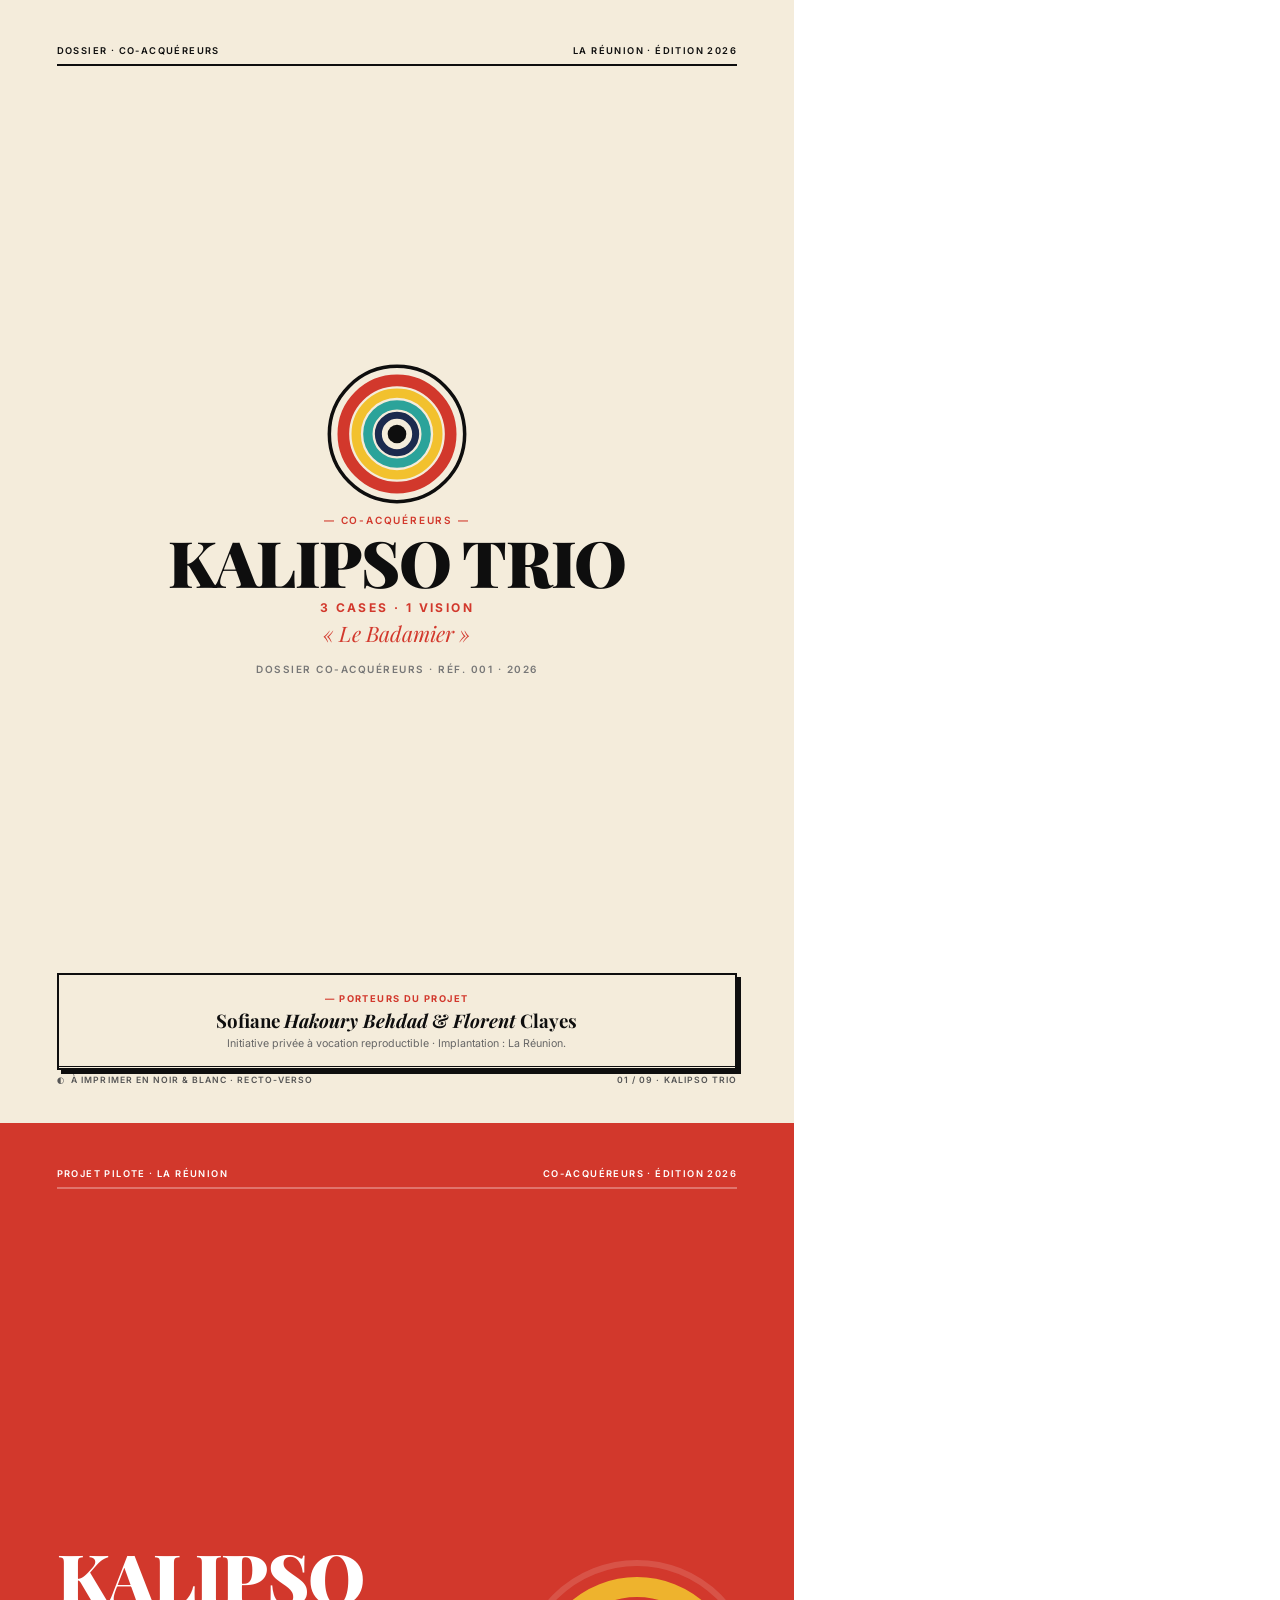
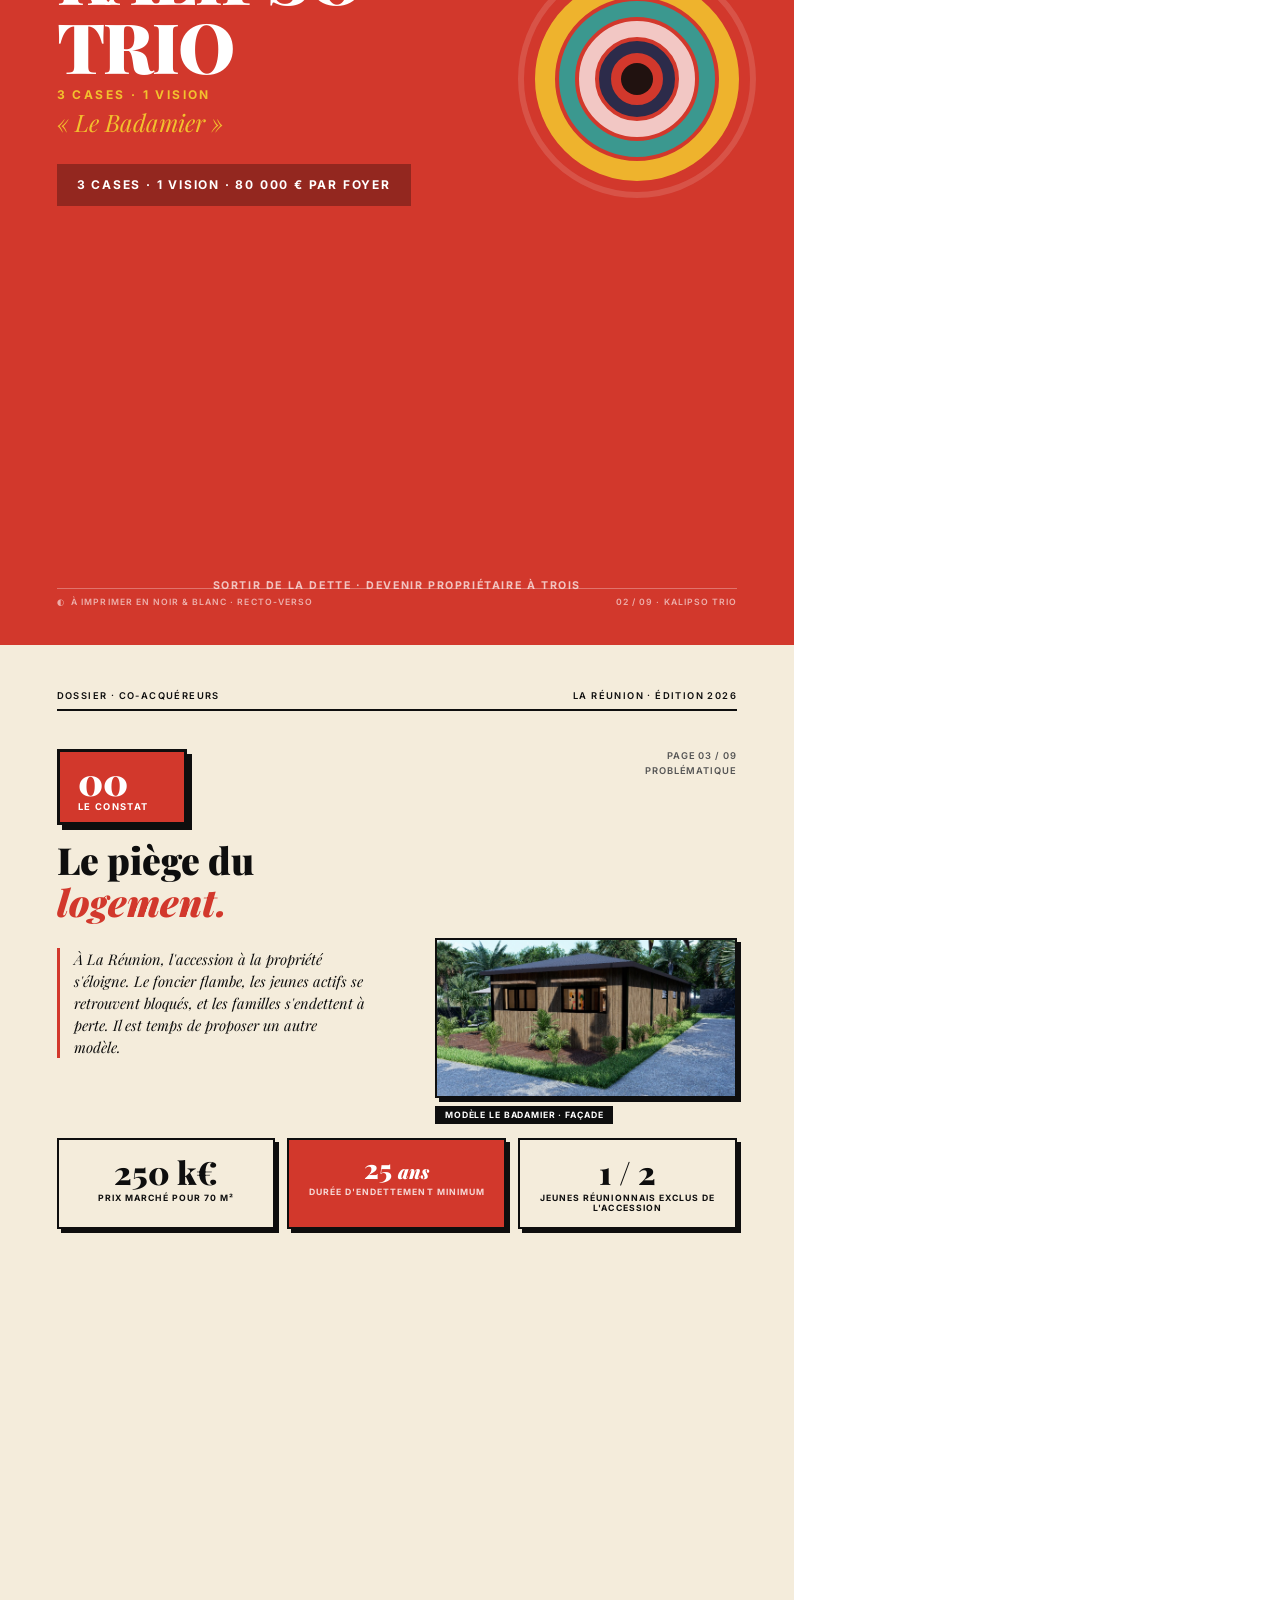
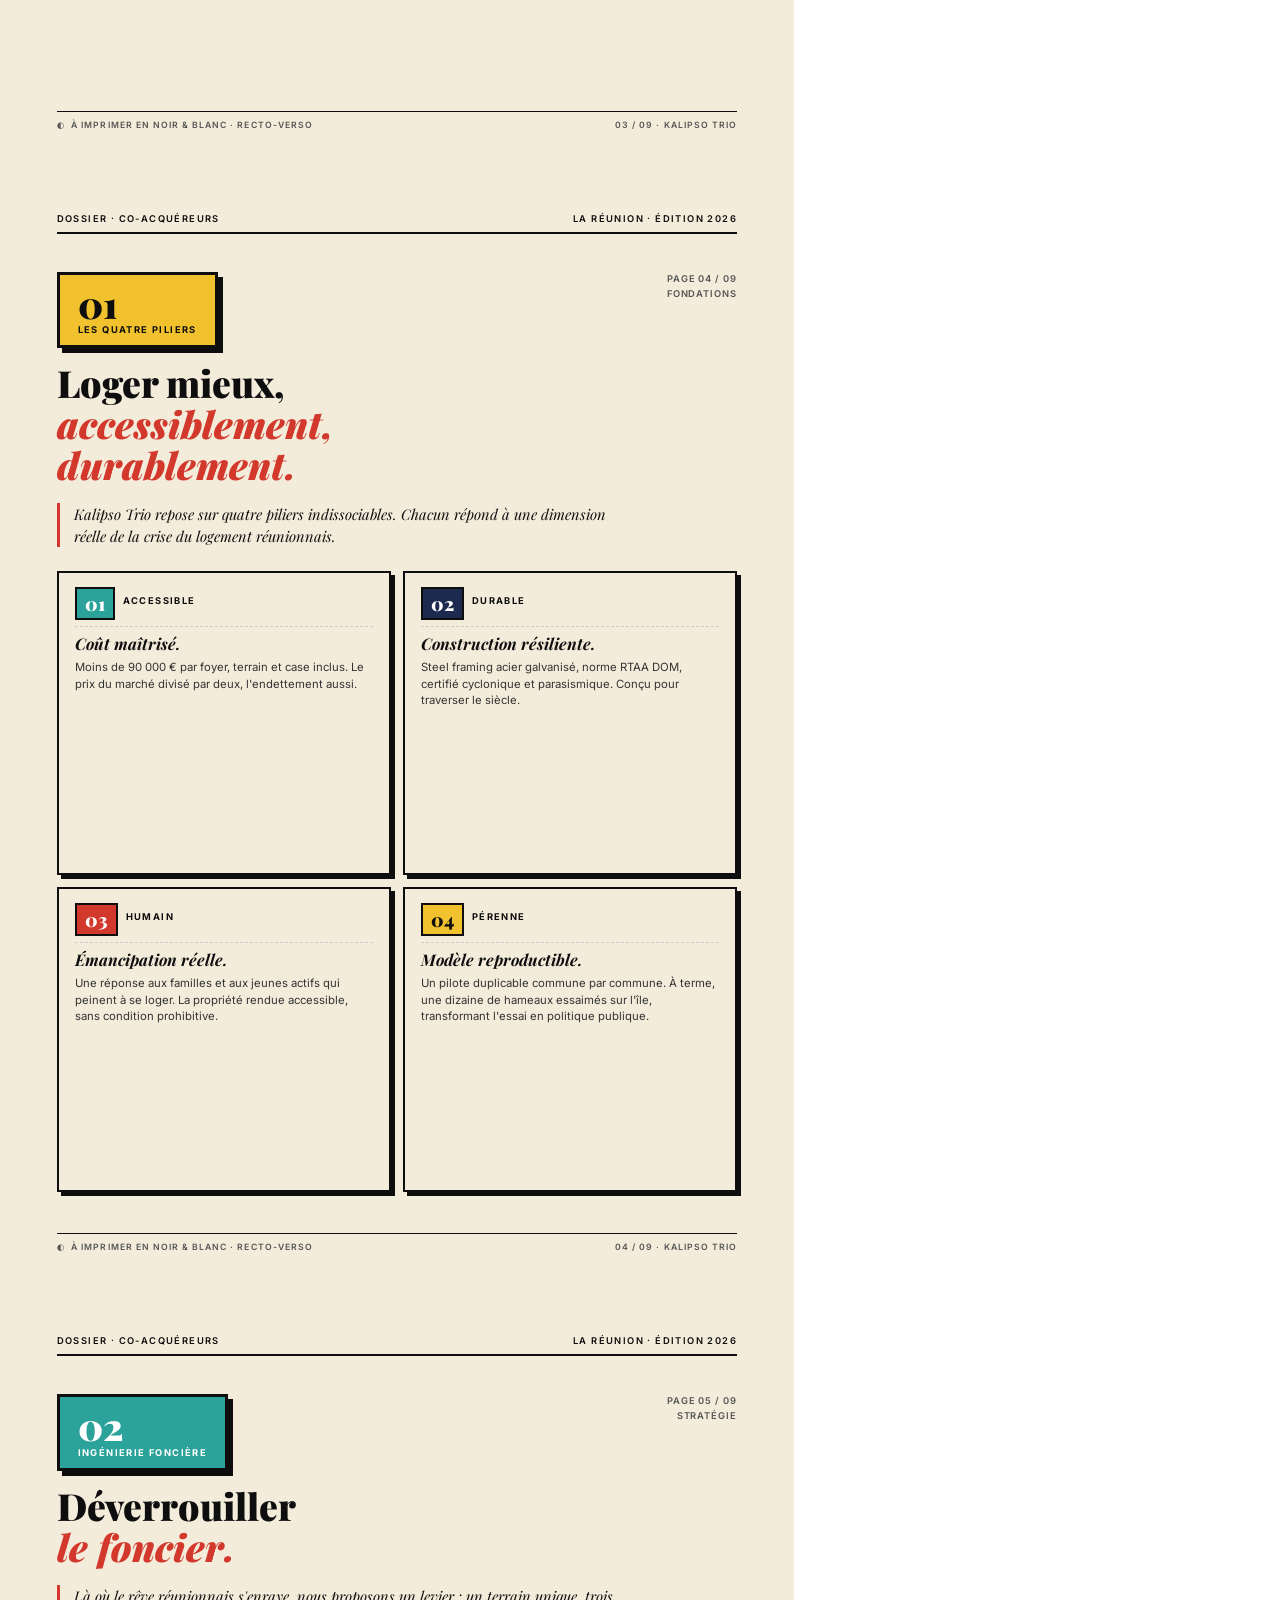
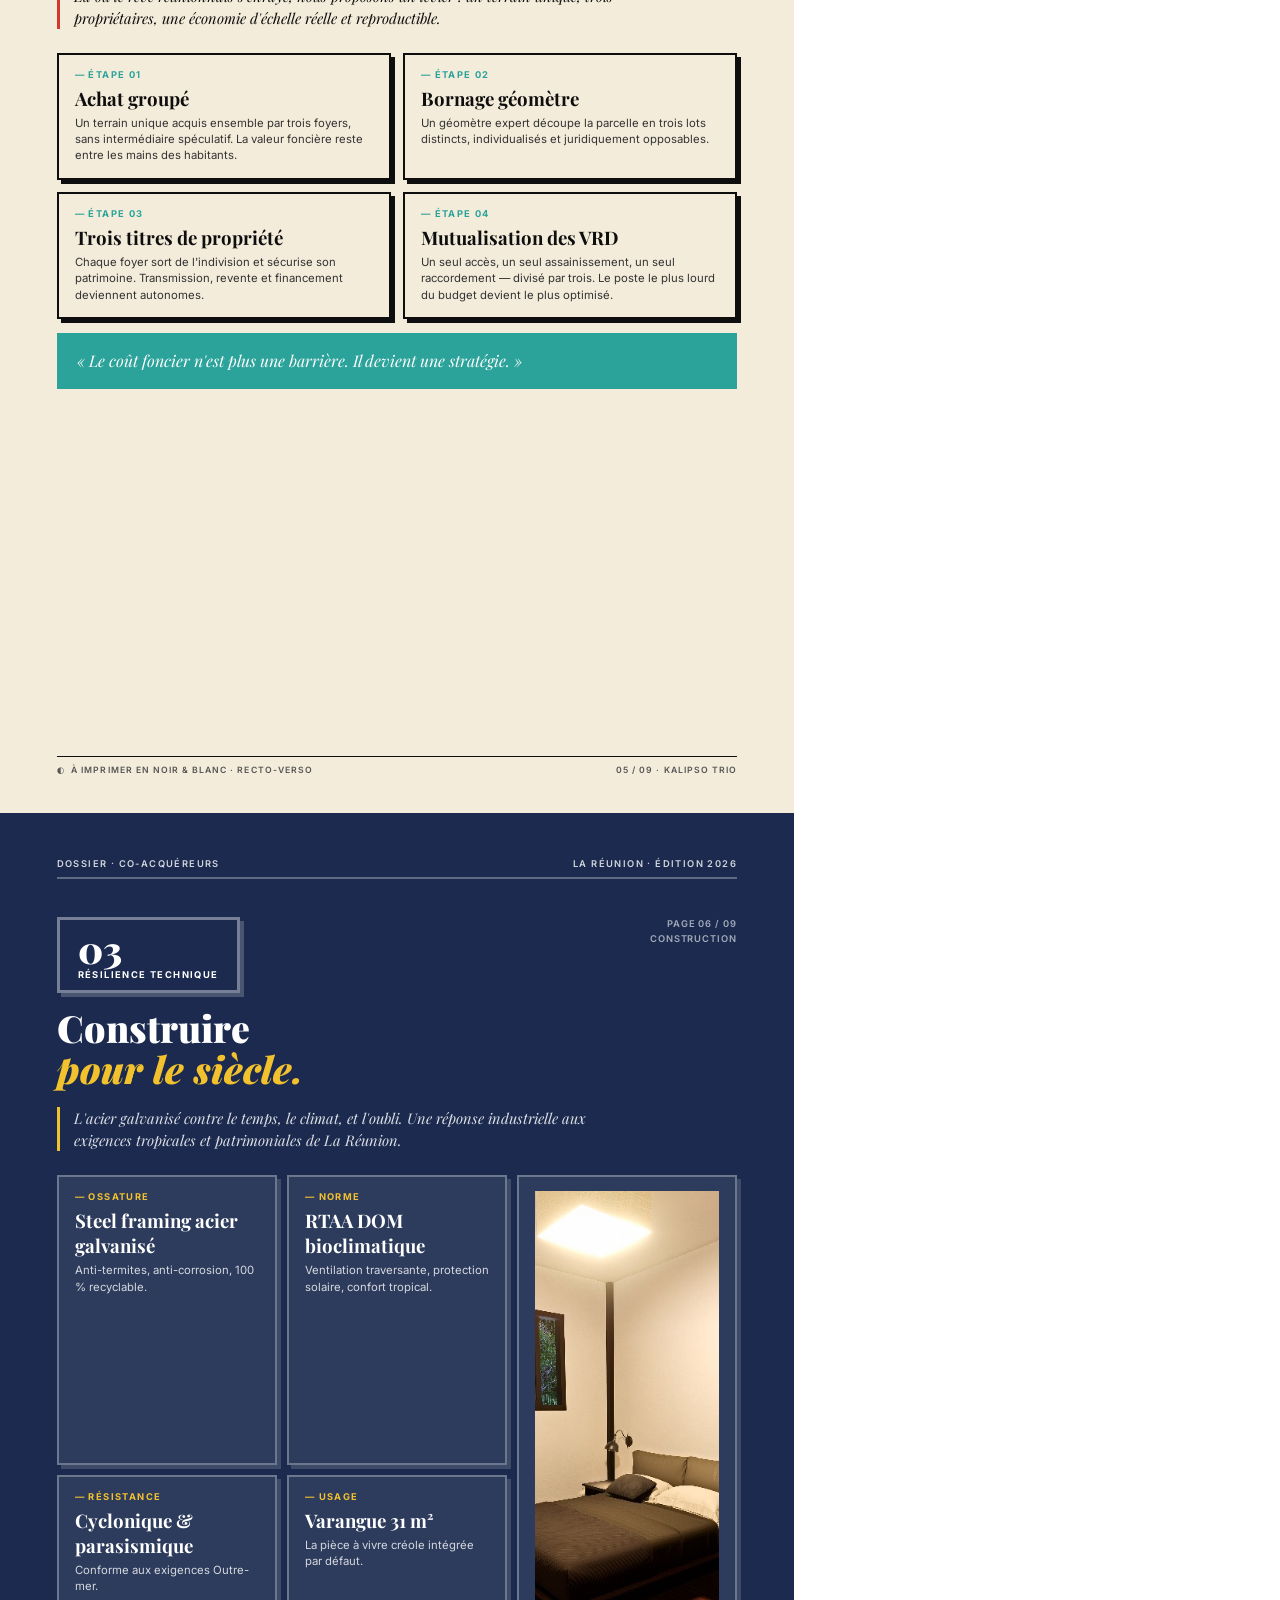
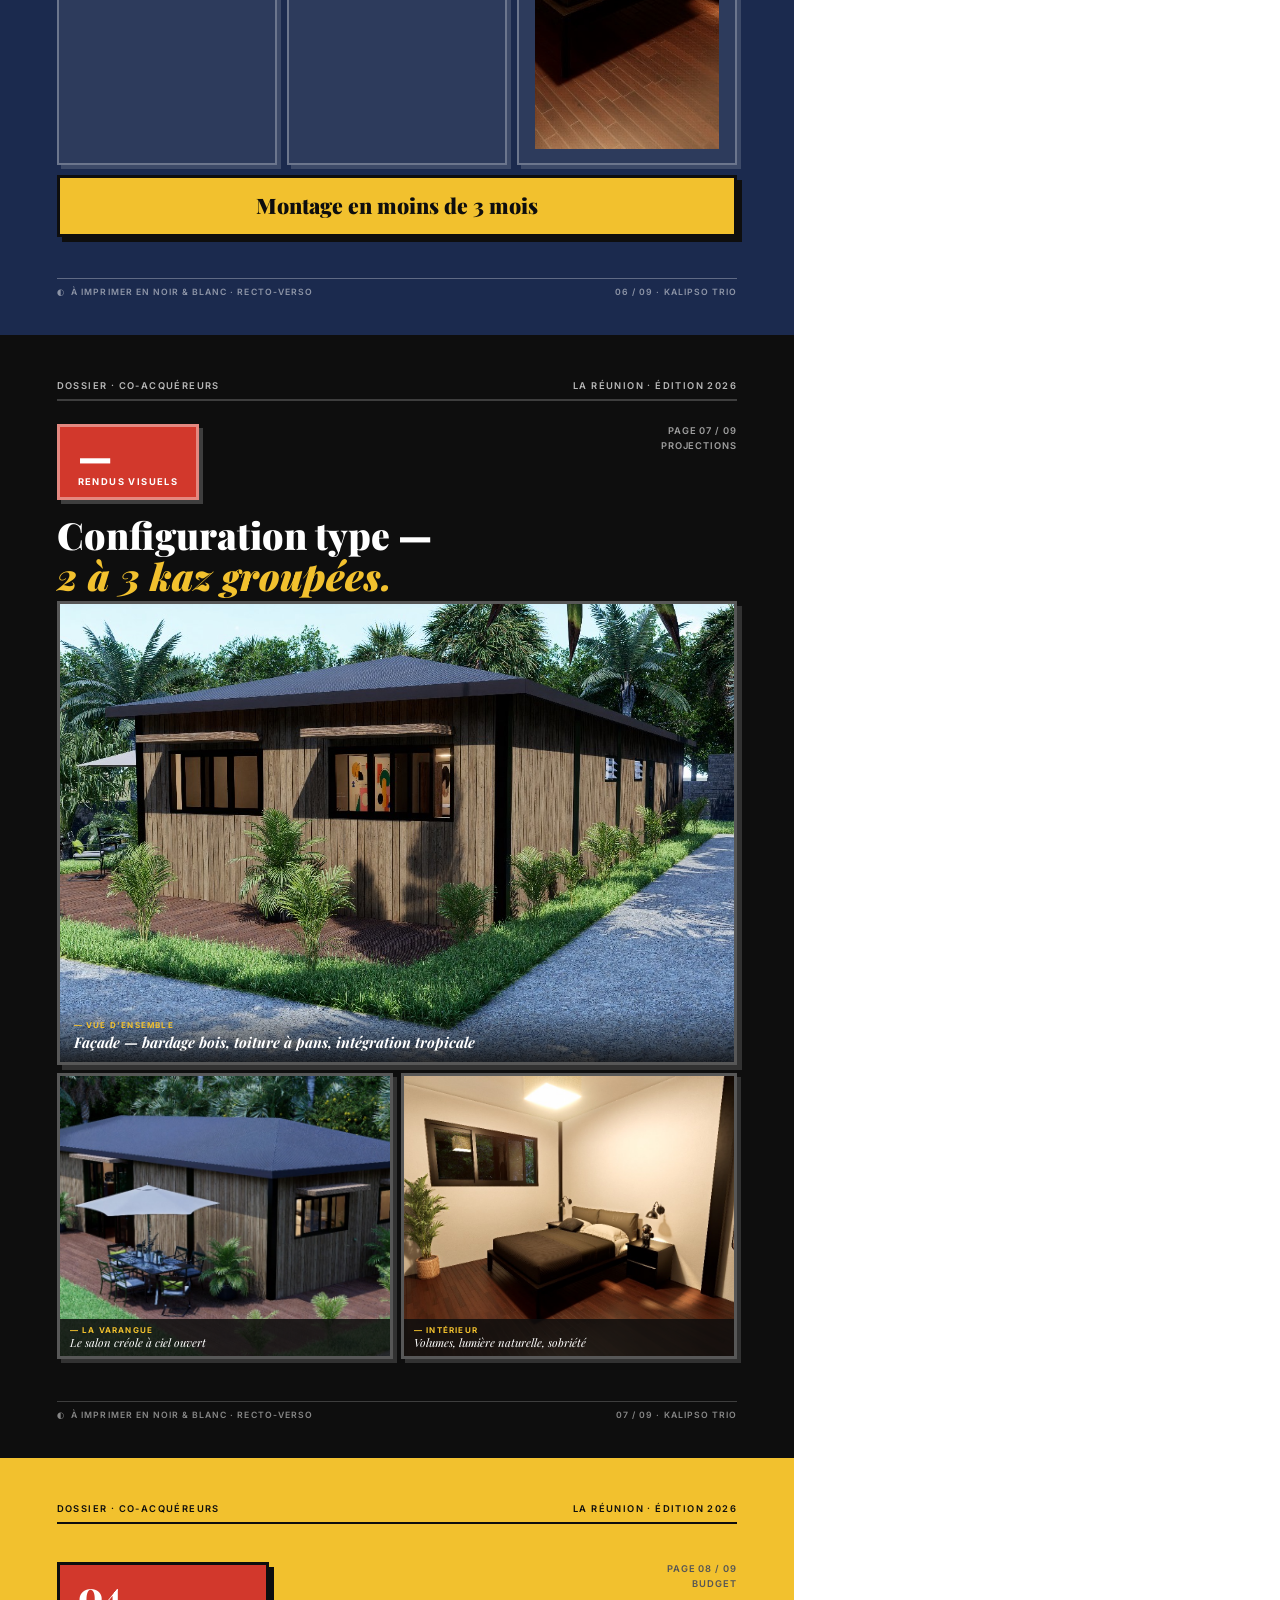
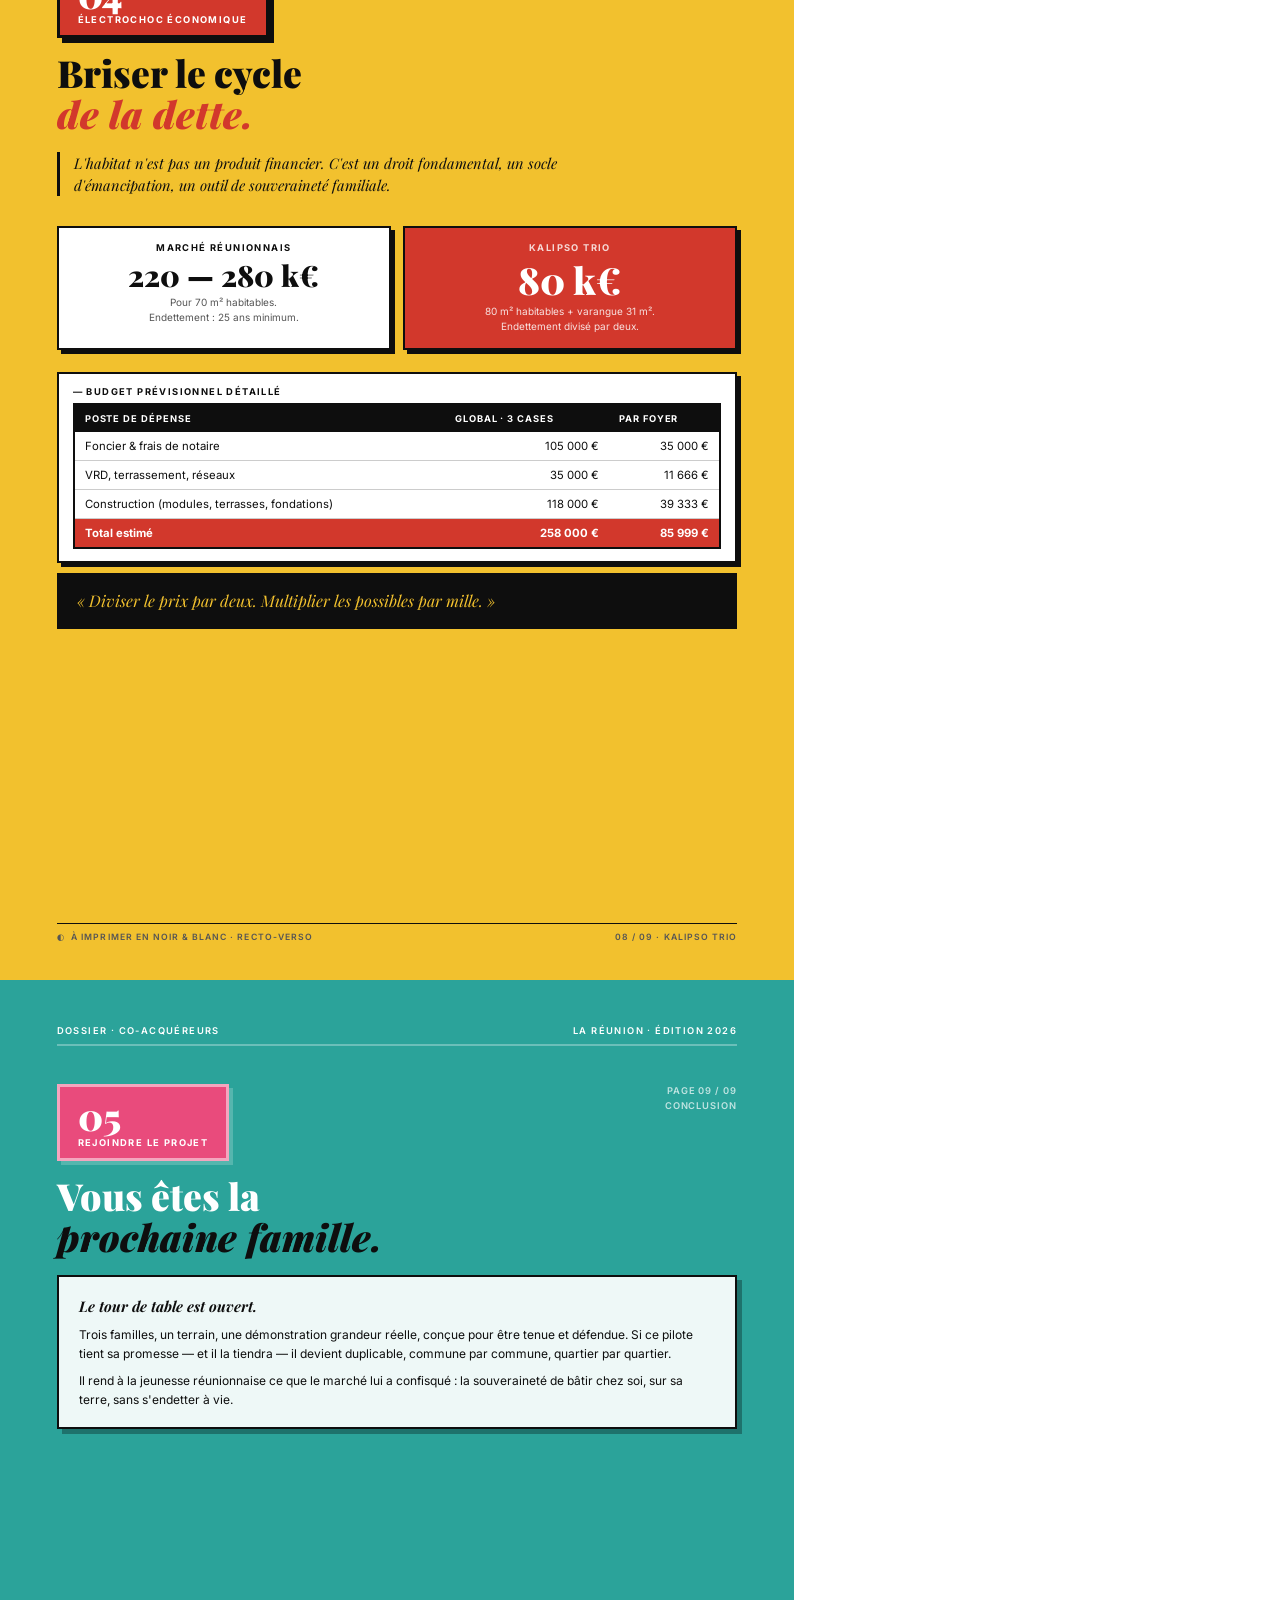
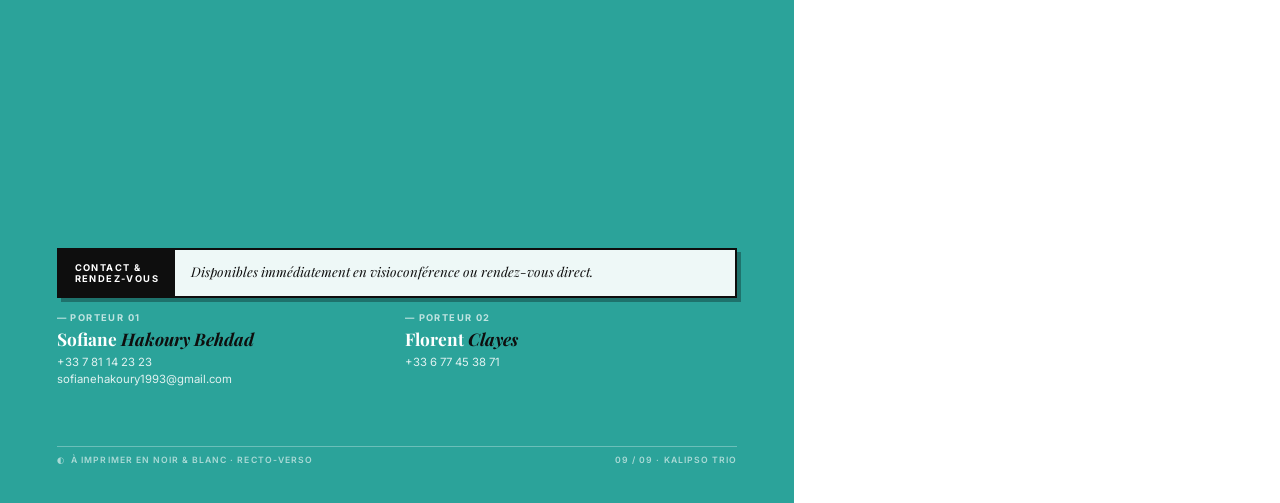
<file: assets/pdf-src/coacquereurs.html>
<!DOCTYPE html>
<html lang="fr">
<head>
<meta charset="UTF-8">
<title>Kalipso Trio — Co-acquéreurs</title>
<link href="https://fonts.googleapis.com/css2?family=Playfair+Display:ital,wght@0,400;0,700;0,900;1,400;1,700&family=Inter:wght@400;500;600;700&display=swap" rel="stylesheet">
<style>
@page { size: A4 portrait; margin: 0; }
*, *::before, *::after { box-sizing: border-box; margin: 0; padding: 0; }

:root {
  --ink: #0E0E0E;
  --paper: #F4ECDB;
  --red: #D2382C;
  --navy: #1B2A4E;
  --yellow: #F2C12E;
  --turquoise: #2BA39A;
  --pink: #E94B7C;
  --font-display: 'Playfair Display', Georgia, serif;
  --font-body: 'Inter', system-ui, sans-serif;
}

html, body {
  width: 210mm;
  font-family: var(--font-body);
  color: var(--ink);
  -webkit-print-color-adjust: exact;
  print-color-adjust: exact;
}

/* === PAGE TEMPLATE === */
.page {
  width: 210mm;
  height: 297mm;
  position: relative;
  overflow: hidden;
  page-break-after: always;
  padding: 12mm 15mm 14mm;
  display: flex;
  flex-direction: column;
}
.page:last-child { page-break-after: auto; }

/* === HEADER === */
.page-header {
  display: flex;
  justify-content: space-between;
  align-items: center;
  padding-bottom: 8px;
  border-bottom: 2.5px solid var(--ink);
  font-family: var(--font-body);
  font-size: 7pt;
  font-weight: 600;
  letter-spacing: 0.15em;
  text-transform: uppercase;
  flex-shrink: 0;
}

/* === FOOTER === */
.page-footer {
  position: absolute;
  bottom: 10mm;
  left: 15mm;
  right: 15mm;
  display: flex;
  justify-content: space-between;
  align-items: center;
  padding-top: 8px;
  border-top: 1.5px solid var(--ink);
  font-size: 6.5pt;
  font-weight: 600;
  letter-spacing: 0.12em;
  text-transform: uppercase;
  color: #555;
}
.page-footer span:first-child::before {
  content: "◐";
  margin-right: 6px;
}

/* === CONTENT AREA === */
.page-body {
  flex: 1;
  display: flex;
  flex-direction: column;
  justify-content: center;
  padding: 6mm 0 12mm;
}

/* === SECTION TAG === */
.section-tag {
  font-family: var(--font-body);
  font-size: 7.5pt;
  font-weight: 600;
  letter-spacing: 0.18em;
  text-transform: uppercase;
  margin-bottom: 4px;
}

/* === SECTION NUMBER BOX === */
.section-box {
  display: inline-flex;
  flex-direction: column;
  padding: 10px 18px;
  border: 3px solid var(--ink);
  box-shadow: 5px 5px 0 var(--ink);
  margin-bottom: 14px;
  min-width: 130px;
}
.section-box__num {
  font-family: var(--font-display);
  font-size: 28pt;
  font-weight: 900;
  line-height: 1;
}
.section-box__title {
  font-family: var(--font-body);
  font-size: 7pt;
  font-weight: 700;
  letter-spacing: 0.15em;
  text-transform: uppercase;
  margin-top: 2px;
}

/* === PAGE INFO (top right) === */
.page-info {
  text-align: right;
  font-size: 7pt;
  font-weight: 600;
  letter-spacing: 0.1em;
  text-transform: uppercase;
  line-height: 1.6;
  color: #555;
}

/* === HEADINGS === */
h1 {
  font-family: var(--font-display);
  font-size: 36pt;
  font-weight: 900;
  line-height: 1.05;
  margin-bottom: 10px;
}
h1 em {
  font-style: italic;
  color: var(--red);
}

h2 {
  font-family: var(--font-display);
  font-size: 28pt;
  font-weight: 900;
  line-height: 1.1;
  margin-bottom: 8px;
}
h2 em {
  font-style: italic;
  color: var(--red);
}

h3 {
  font-family: var(--font-display);
  font-size: 14pt;
  font-weight: 700;
  margin-bottom: 4px;
}

/* === BODY TEXT === */
.lead {
  font-family: var(--font-display);
  font-size: 11pt;
  font-style: italic;
  line-height: 1.5;
  border-left: 3.5px solid var(--red);
  padding-left: 14px;
  margin: 10px 0 16px;
  max-width: 85%;
}
p { font-size: 9pt; line-height: 1.5; }

/* === GRID === */
.grid-2 { display: grid; grid-template-columns: 1fr 1fr; gap: 12px; }
.grid-3 { display: grid; grid-template-columns: 1fr 1fr 1fr; gap: 10px; }
.grid-2x2 { display: grid; grid-template-columns: 1fr 1fr; gap: 12px; }
.grid-top { display: grid; grid-template-columns: 1fr auto; gap: 20px; align-items: start; }

/* === CARDS === */
.card {
  border: 2.5px solid var(--ink);
  box-shadow: 4px 4px 0 var(--ink);
  padding: 14px 16px;
}
.card__tag {
  font-size: 7pt;
  font-weight: 700;
  letter-spacing: 0.15em;
  text-transform: uppercase;
  margin-bottom: 6px;
}
.card__title {
  font-family: var(--font-display);
  font-size: 12pt;
  font-weight: 700;
  font-style: italic;
  margin-bottom: 5px;
}
.card__body { font-size: 8.5pt; line-height: 1.45; color: #333; }

/* === STAT BLOCKS === */
.stat-row {
  display: flex;
  gap: 12px;
  margin: 14px 0;
}
.stat-card {
  flex: 1;
  border: 2.5px solid var(--ink);
  box-shadow: 4px 4px 0 var(--ink);
  padding: 14px 12px;
  text-align: center;
}
.stat-card--filled {
  color: #fff;
}
.stat-value {
  font-family: var(--font-display);
  font-size: 24pt;
  font-weight: 900;
  line-height: 1.1;
}
.stat-label {
  font-size: 6.5pt;
  font-weight: 700;
  letter-spacing: 0.12em;
  text-transform: uppercase;
  margin-top: 4px;
  display: block;
}

/* === QUOTE === */
.quote-block {
  border: 2.5px solid var(--ink);
  border-left: 5px solid var(--red);
  box-shadow: 4px 4px 0 var(--ink);
  padding: 14px 18px;
  margin: 14px 0;
}
.quote-block p {
  font-family: var(--font-display);
  font-size: 11pt;
  font-style: italic;
  line-height: 1.4;
}

/* === BIG QUOTE === */
.quote-banner {
  background: var(--ink);
  color: var(--yellow);
  padding: 16px 20px;
  margin-top: 14px;
}
.quote-banner p {
  font-family: var(--font-display);
  font-size: 12pt;
  font-style: italic;
  color: var(--yellow);
}

/* === TABLE === */
table {
  width: 100%;
  border-collapse: collapse;
  font-size: 8.5pt;
  border: 2.5px solid var(--ink);
}
th {
  background: var(--ink);
  color: #fff;
  font-size: 7pt;
  font-weight: 700;
  letter-spacing: 0.1em;
  text-transform: uppercase;
  padding: 8px 10px;
  text-align: left;
}
td {
  padding: 7px 10px;
  border-bottom: 1px solid #ccc;
}
tr:last-child td { border-bottom: none; }
.row-total {
  background: var(--red);
  color: #fff;
  font-weight: 700;
}
.row-total td { border-bottom: none; }

/* === PHOTO GRID === */
.photo-grid {
  display: grid;
  grid-template-columns: 1.3fr 1fr;
  grid-template-rows: 1fr 1fr;
  gap: 8px;
  flex: 1;
}
.photo-card {
  border: 2.5px solid var(--ink);
  box-shadow: 4px 4px 0 var(--ink);
  overflow: hidden;
  position: relative;
}
.photo-card img {
  width: 100%;
  height: 100%;
  object-fit: cover;
  display: block;
}
.photo-card--main { grid-row: 1 / 3; }
.photo-caption {
  position: absolute;
  bottom: 0;
  left: 0;
  right: 0;
  background: rgba(14,14,14,0.85);
  color: #fff;
  padding: 6px 10px;
}
.photo-caption__tag {
  font-size: 6pt;
  font-weight: 700;
  letter-spacing: 0.15em;
  text-transform: uppercase;
}
.photo-caption__text {
  font-family: var(--font-display);
  font-size: 8.5pt;
  font-style: italic;
  color: var(--yellow);
}

/* === CTA BANNER === */
.cta-banner {
  border: 3px solid var(--ink);
  box-shadow: 5px 5px 0 var(--ink);
  padding: 12px 18px;
  text-align: center;
  margin-top: 10px;
}
.cta-banner p {
  font-family: var(--font-display);
  font-size: 16pt;
  font-weight: 900;
}

/* === OL LIST === */
.step-list {
  list-style: none;
  padding: 0;
  margin: 8px 0;
}
.step-list li {
  font-size: 8.5pt;
  line-height: 1.5;
  padding: 5px 0;
  border-bottom: 1px dashed #ccc;
  display: flex;
  gap: 8px;
}
.step-list li:last-child { border-bottom: none; }
.step-num {
  font-family: var(--font-display);
  font-weight: 900;
  font-size: 11pt;
  color: var(--turquoise);
  min-width: 20px;
}

/* === LOGO === */
.logo-svg { width: 80px; height: 80px; margin: 0 auto 10px; display: block; }
.logo-large { width: 140px; height: 140px; }

/* === COVER SPECIFIC === */
.cover-center {
  text-align: center;
  display: flex;
  flex-direction: column;
  align-items: center;
  justify-content: center;
  flex: 1;
}
.cover-title {
  font-family: var(--font-display);
  font-size: 48pt;
  font-weight: 900;
  letter-spacing: -0.02em;
  line-height: 1;
  margin-bottom: 6px;
}
.cover-subtitle {
  font-size: 9pt;
  font-weight: 700;
  letter-spacing: 0.2em;
  text-transform: uppercase;
  color: var(--red);
  margin-bottom: 4px;
}
.cover-name {
  font-family: var(--font-display);
  font-size: 16pt;
  font-style: italic;
  color: var(--red);
  margin-bottom: 16px;
}
.cover-ref {
  font-size: 7.5pt;
  font-weight: 600;
  letter-spacing: 0.15em;
  text-transform: uppercase;
  color: #777;
}
.cover-bottom {
  border: 2.5px solid var(--ink);
  box-shadow: 4px 4px 0 var(--ink);
  padding: 18px 24px;
  text-align: center;
  margin-top: auto;
  width: 100%;
}
.cover-bottom__tag {
  font-size: 7pt;
  font-weight: 700;
  letter-spacing: 0.15em;
  text-transform: uppercase;
  color: var(--red);
  margin-bottom: 4px;
}
.cover-bottom__names {
  font-family: var(--font-display);
  font-size: 14pt;
  font-weight: 700;
}
.cover-bottom__sub {
  font-size: 8pt;
  color: #666;
  margin-top: 4px;
}

/* === PAGE 2 HERO === */
.hero-page {
  background: var(--red);
  color: #fff;
}
.hero-page .page-header { border-color: rgba(255,255,255,0.3); color: #fff; }
.hero-page .page-footer { border-color: rgba(255,255,255,0.3); color: rgba(255,255,255,0.6); }
.hero-body {
  flex: 1;
  display: flex;
  align-items: center;
  padding: 0;
  position: relative;
}
.hero-text { flex: 1; z-index: 1; }
.hero-text .cover-title { font-size: 56pt; color: #fff; text-align: left; }
.hero-text .cover-subtitle { color: var(--yellow); }
.hero-text .cover-name { color: var(--yellow); font-size: 20pt; }
.hero-logo-wrap {
  position: absolute;
  right: -20px;
  top: 50%;
  transform: translateY(-50%);
  width: 240px;
  height: 240px;
  opacity: 0.9;
}
.hero-banner {
  background: rgba(0,0,0,0.3);
  padding: 12px 20px;
  margin: 10px 0;
  display: inline-block;
}
.hero-banner p {
  font-size: 9pt;
  font-weight: 700;
  letter-spacing: 0.15em;
  text-transform: uppercase;
  color: #fff;
}
.hero-divider {
  width: 100%;
  height: 16px;
  margin: 16px 0 0;
}
.hero-bottom {
  text-align: center;
  padding: 10px 0 0;
  font-size: 8pt;
  font-weight: 700;
  letter-spacing: 0.15em;
  text-transform: uppercase;
  color: rgba(255,255,255,0.7);
}

/* === SECTION COLORED BACKGROUNDS === */
.page--navy { background: var(--navy); color: #fff; }
.page--navy .page-header { border-color: rgba(255,255,255,0.3); color: rgba(255,255,255,0.8); }
.page--navy .page-footer { border-color: rgba(255,255,255,0.3); color: rgba(255,255,255,0.5); }
.page--navy h2 em { color: var(--yellow); }
.page--navy .lead { border-color: var(--yellow); }
.page--navy .card { background: rgba(255,255,255,0.08); border-color: rgba(255,255,255,0.3); box-shadow: 4px 4px 0 rgba(255,255,255,0.15); color: #fff; }
.page--navy .card__tag { color: var(--yellow); }
.page--navy .card__body { color: rgba(255,255,255,0.8); }

.page--yellow { background: var(--yellow); }
.page--yellow .section-box { background: var(--red); color: #fff; }
.page--yellow .lead { border-color: var(--ink); }
.page--yellow .stat-card { background: #fff; }

.page--turquoise { background: var(--turquoise); color: #fff; }
.page--turquoise .page-header { border-color: rgba(255,255,255,0.3); color: #fff; }
.page--turquoise .page-footer { border-color: rgba(255,255,255,0.3); color: rgba(255,255,255,0.6); }
.page--turquoise h2 em { color: var(--ink); }
.page--turquoise .section-box { background: var(--pink); }

.page--dark { background: var(--ink); color: #fff; }
.page--dark .page-header { border-color: rgba(255,255,255,0.2); color: rgba(255,255,255,0.7); }
.page--dark .page-footer { border-color: rgba(255,255,255,0.2); color: rgba(255,255,255,0.5); }
.page--dark .photo-card { border-color: rgba(255,255,255,0.3); box-shadow: 4px 4px 0 rgba(255,255,255,0.15); }

/* === PHOTO SPREAD PAGE === */
.photo-spread { display: flex; flex-direction: column; gap: 8px; flex: 1; }
.photo-spread__hero { flex: 1.6; border: 3px solid rgba(255,255,255,0.3); box-shadow: 5px 5px 0 rgba(255,255,255,0.15); overflow: hidden; position: relative; }
.photo-spread__hero img { width: 100%; height: 100%; object-fit: cover; display: block; }
.photo-spread__hero .photo-label { position: absolute; bottom: 0; left: 0; right: 0; background: linear-gradient(transparent, rgba(14,14,14,0.85)); padding: 12px 14px 10px; }
.photo-spread__hero .photo-label__tag { font-size: 6pt; font-weight: 700; letter-spacing: 0.15em; text-transform: uppercase; color: var(--yellow); }
.photo-spread__hero .photo-label__title { font-family: var(--font-display); font-size: 11pt; font-weight: 700; font-style: italic; color: #fff; margin-top: 2px; }
.photo-spread__row { display: grid; grid-template-columns: 1fr 1fr; gap: 8px; flex: 1; }
.photo-spread__card { border: 3px solid rgba(255,255,255,0.3); box-shadow: 4px 4px 0 rgba(255,255,255,0.15); overflow: hidden; position: relative; }
.photo-spread__card img { width: 100%; height: 100%; object-fit: cover; display: block; }
.photo-spread__card .photo-label { position: absolute; bottom: 0; left: 0; right: 0; background: rgba(14,14,14,0.85); padding: 6px 10px; }
.photo-spread__card .photo-label__tag { font-size: 6pt; font-weight: 700; letter-spacing: 0.15em; text-transform: uppercase; color: var(--yellow); }
.photo-spread__card .photo-label__title { font-family: var(--font-display); font-size: 8.5pt; font-style: italic; color: #fff; }

/* === MAP PLACEHOLDER === */
.map-img {
  width: 100%;
  height: 180px;
  object-fit: cover;
  border: 2.5px solid var(--ink);
  box-shadow: 4px 4px 0 var(--ink);
}

/* AIDE CARDS */
.aide-row { display: flex; gap: 10px; margin-top: 10px; }
.aide-card {
  flex: 1;
  border: 2.5px solid var(--ink);
  box-shadow: 4px 4px 0 var(--ink);
  padding: 10px 12px;
}
.aide-card h4 { font-family: var(--font-display); font-size: 13pt; font-weight: 700; }
.aide-card p { font-size: 8pt; color: #555; margin-top: 2px; }
.aide-card small { font-size: 6.5pt; color: #888; }
</style>
</head>
<body>

<!-- ========== PAGE 1 — COVER ========== -->
<div class="page" style="background: var(--paper);">
  <div class="page-header">
    <span>Dossier · Co-acquéreurs</span>
    <span>La Réunion · Édition 2026</span>
  </div>
  <div class="cover-center">
    <svg class="logo-svg logo-large" viewBox="0 0 120 120" xmlns="http://www.w3.org/2000/svg">
      <circle cx="60" cy="60" r="58" fill="#F4ECDB" stroke="#0E0E0E" stroke-width="3"/>
      <circle cx="60" cy="60" r="46" fill="none" stroke="#D2382C" stroke-width="10"/>
      <circle cx="60" cy="60" r="35" fill="none" stroke="#F2C12E" stroke-width="8"/>
      <circle cx="60" cy="60" r="25" fill="none" stroke="#2BA39A" stroke-width="8"/>
      <circle cx="60" cy="60" r="16" fill="none" stroke="#1B2A4E" stroke-width="6"/>
      <circle cx="60" cy="60" r="8" fill="#0E0E0E"/>
    </svg>
    <div class="section-tag" style="color: var(--red);">— Co-acquéreurs —</div>
    <div class="cover-title">KALIPSO TRIO</div>
    <div class="cover-subtitle">3 cases · 1 vision</div>
    <div class="cover-name">« Le Badamier »</div>
    <div class="cover-ref">Dossier co-acquéreurs · Réf. 001 · 2026</div>
  </div>
  <div class="cover-bottom">
    <div class="cover-bottom__tag">— Porteurs du projet</div>
    <div class="cover-bottom__names">Sofiane <em>Hakoury Behdad</em> & <em>Florent</em> Clayes</div>
    <div class="cover-bottom__sub">Initiative privée à vocation reproductible · Implantation : La Réunion.</div>
  </div>
  <div class="page-footer">
    <span>À imprimer en noir & blanc · recto-verso</span>
    <span>01 / 09 · Kalipso Trio</span>
  </div>
</div>

<!-- ========== PAGE 2 — HERO ========== -->
<div class="page hero-page">
  <div class="page-header">
    <span>Projet pilote · La Réunion</span>
    <span>Co-acquéreurs · Édition 2026</span>
  </div>
  <div class="hero-body">
    <div class="hero-text">
      <div class="cover-title" style="font-size: 52pt;">KALIPSO<br>TRIO</div>
      <div class="cover-subtitle" style="color: var(--yellow);">3 cases · 1 vision</div>
      <div class="cover-name" style="color: var(--yellow); font-size: 18pt;">« Le Badamier »</div>
      <div class="hero-banner">
        <p>3 cases · 1 vision · 80 000 € par foyer</p>
      </div>
    </div>
    <div class="hero-logo-wrap">
      <svg viewBox="0 0 120 120" xmlns="http://www.w3.org/2000/svg" width="240" height="240">
        <circle cx="60" cy="60" r="58" fill="none" stroke="rgba(255,255,255,0.15)" stroke-width="3"/>
        <circle cx="60" cy="60" r="46" fill="none" stroke="#F2C12E" stroke-width="10"/>
        <circle cx="60" cy="60" r="35" fill="none" stroke="#2BA39A" stroke-width="8"/>
        <circle cx="60" cy="60" r="25" fill="none" stroke="rgba(255,255,255,0.8)" stroke-width="8"/>
        <circle cx="60" cy="60" r="16" fill="none" stroke="#1B2A4E" stroke-width="6"/>
        <circle cx="60" cy="60" r="8" fill="#0E0E0E"/>
      </svg>
    </div>
  </div>
  <div class="hero-bottom">Sortir de la dette · Devenir propriétaire à trois</div>
  <div class="page-footer">
    <span>À imprimer en noir & blanc · recto-verso</span>
    <span>02 / 09 · Kalipso Trio</span>
  </div>
</div>

<!-- ========== PAGE 3 — LE CONSTAT ========== -->
<div class="page" style="background: var(--paper);">
  <div class="page-header">
    <span>Dossier · Co-acquéreurs</span>
    <span>La Réunion · Édition 2026</span>
  </div>
  <div class="page-body" style="justify-content: flex-start; padding-top: 10mm;">
    <div class="grid-top">
      <div>
        <div class="section-box" style="background: var(--red); color: #fff;">
          <span class="section-box__num">00</span>
          <span class="section-box__title">Le constat</span>
        </div>
      </div>
      <div class="page-info">Page 03 / 09<br>Problématique</div>
    </div>
    <h2>Le piège du<br><em>logement.</em></h2>
    <div style="display: grid; grid-template-columns: 1.2fr 1fr; gap: 16px; margin-top: 8px;">
      <div>
        <p class="lead">À La Réunion, l'accession à la propriété s'éloigne. Le foncier flambe, les jeunes actifs se retrouvent bloqués, et les familles s'endettent à perte. Il est temps de proposer un autre modèle.</p>
      </div>
      <div>
        <img src="../img/facade.jpg" alt="Façade Le Badamier" style="width:100%; height:160px; object-fit:cover; border:2.5px solid var(--ink); box-shadow:4px 4px 0 var(--ink);">
        <div style="background:var(--ink); color:#fff; padding:4px 10px; font-size:6.5pt; font-weight:700; letter-spacing:0.1em; text-transform:uppercase; display:inline-block;">Modèle Le Badamier · Façade</div>
      </div>
    </div>
    <div class="stat-row" style="margin-top:14px;">
      <div class="stat-card">
        <div class="stat-value">250 k€</div>
        <span class="stat-label">Prix marché pour 70 m²</span>
      </div>
      <div class="stat-card stat-card--filled" style="background: var(--red);">
        <div class="stat-value" style="font-size:20pt;">25 <span style="font-family:var(--font-display); font-style:italic; font-size:14pt;">ans</span></div>
        <span class="stat-label" style="color:rgba(255,255,255,0.8);">Durée d'endettement minimum</span>
      </div>
      <div class="stat-card">
        <div class="stat-value">1 / 2</div>
        <span class="stat-label">Jeunes réunionnais exclus de l'accession</span>
      </div>
    </div>
  </div>
  <div class="page-footer">
    <span>À imprimer en noir & blanc · recto-verso</span>
    <span>03 / 09 · Kalipso Trio</span>
  </div>
</div>

<!-- ========== PAGE 4 — LES 4 PILIERS ========== -->
<div class="page" style="background: var(--paper);">
  <div class="page-header">
    <span>Dossier · Co-acquéreurs</span>
    <span>La Réunion · Édition 2026</span>
  </div>
  <div class="page-body" style="justify-content: flex-start; padding-top: 10mm;">
    <div class="grid-top">
      <div>
        <div class="section-box" style="background: var(--yellow); color: var(--ink);">
          <span class="section-box__num">01</span>
          <span class="section-box__title">Les quatre piliers</span>
        </div>
      </div>
      <div class="page-info">Page 04 / 09<br>Fondations</div>
    </div>
    <h2>Loger mieux,<br><em>accessiblement,<br>durablement.</em></h2>
    <p class="lead">Kalipso Trio repose sur quatre piliers indissociables. Chacun répond à une dimension réelle de la crise du logement réunionnais.</p>
    <div class="grid-2x2" style="margin-top: 8px; flex:1;">
      <div class="card">
        <div style="display:flex; align-items:center; gap:8px; margin-bottom:6px;">
          <span style="background:var(--turquoise);color:#fff;font-family:var(--font-display);font-weight:900;font-size:14pt;padding:2px 8px;border:2px solid var(--ink);">01</span>
          <span class="card__tag">Accessible</span>
        </div>
        <hr style="border:none;border-top:1.5px dashed #ccc;margin-bottom:6px;">
        <div class="card__title">Coût maîtrisé.</div>
        <p class="card__body">Moins de 90 000 € par foyer, terrain et case inclus. Le prix du marché divisé par deux, l'endettement aussi.</p>
      </div>
      <div class="card">
        <div style="display:flex; align-items:center; gap:8px; margin-bottom:6px;">
          <span style="background:var(--navy);color:#fff;font-family:var(--font-display);font-weight:900;font-size:14pt;padding:2px 8px;border:2px solid var(--ink);">02</span>
          <span class="card__tag">Durable</span>
        </div>
        <hr style="border:none;border-top:1.5px dashed #ccc;margin-bottom:6px;">
        <div class="card__title">Construction résiliente.</div>
        <p class="card__body">Steel framing acier galvanisé, norme RTAA DOM, certifié cyclonique et parasismique. Conçu pour traverser le siècle.</p>
      </div>
      <div class="card">
        <div style="display:flex; align-items:center; gap:8px; margin-bottom:6px;">
          <span style="background:var(--red);color:#fff;font-family:var(--font-display);font-weight:900;font-size:14pt;padding:2px 8px;border:2px solid var(--ink);">03</span>
          <span class="card__tag">Humain</span>
        </div>
        <hr style="border:none;border-top:1.5px dashed #ccc;margin-bottom:6px;">
        <div class="card__title">Émancipation réelle.</div>
        <p class="card__body">Une réponse aux familles et aux jeunes actifs qui peinent à se loger. La propriété rendue accessible, sans condition prohibitive.</p>
      </div>
      <div class="card">
        <div style="display:flex; align-items:center; gap:8px; margin-bottom:6px;">
          <span style="background:var(--yellow);color:var(--ink);font-family:var(--font-display);font-weight:900;font-size:14pt;padding:2px 8px;border:2px solid var(--ink);">04</span>
          <span class="card__tag">Pérenne</span>
        </div>
        <hr style="border:none;border-top:1.5px dashed #ccc;margin-bottom:6px;">
        <div class="card__title">Modèle reproductible.</div>
        <p class="card__body">Un pilote duplicable commune par commune. À terme, une dizaine de hameaux essaimés sur l'île, transformant l'essai en politique publique.</p>
      </div>
    </div>
  </div>
  <div class="page-footer">
    <span>À imprimer en noir & blanc · recto-verso</span>
    <span>04 / 09 · Kalipso Trio</span>
  </div>
</div>

<!-- ========== PAGE 5 — INGÉNIERIE FONCIÈRE ========== -->
<div class="page" style="background: var(--paper);">
  <div class="page-header">
    <span>Dossier · Co-acquéreurs</span>
    <span>La Réunion · Édition 2026</span>
  </div>
  <div class="page-body" style="justify-content: flex-start; padding-top: 10mm;">
    <div class="grid-top">
      <div>
        <div class="section-box" style="background: var(--turquoise); color: #fff;">
          <span class="section-box__num">02</span>
          <span class="section-box__title">Ingénierie foncière</span>
        </div>
      </div>
      <div class="page-info">Page 05 / 09<br>Stratégie</div>
    </div>
    <h2>Déverrouiller<br><em>le foncier.</em></h2>
    <p class="lead">Là où le rêve réunionnais s'enraye, nous proposons un levier : un terrain unique, trois propriétaires, une économie d'échelle réelle et reproductible.</p>
    <div class="grid-2x2" style="margin-top:8px;">
      <div class="card">
        <div class="card__tag" style="color:var(--turquoise);">— Étape 01</div>
        <h3>Achat groupé</h3>
        <p class="card__body">Un terrain unique acquis ensemble par trois foyers, sans intermédiaire spéculatif. La valeur foncière reste entre les mains des habitants.</p>
      </div>
      <div class="card">
        <div class="card__tag" style="color:var(--turquoise);">— Étape 02</div>
        <h3>Bornage géomètre</h3>
        <p class="card__body">Un géomètre expert découpe la parcelle en trois lots distincts, individualisés et juridiquement opposables.</p>
      </div>
      <div class="card">
        <div class="card__tag" style="color:var(--turquoise);">— Étape 03</div>
        <h3>Trois titres de propriété</h3>
        <p class="card__body">Chaque foyer sort de l'indivision et sécurise son patrimoine. Transmission, revente et financement deviennent autonomes.</p>
      </div>
      <div class="card">
        <div class="card__tag" style="color:var(--turquoise);">— Étape 04</div>
        <h3>Mutualisation des VRD</h3>
        <p class="card__body">Un seul accès, un seul assainissement, un seul raccordement — divisé par trois. Le poste le plus lourd du budget devient le plus optimisé.</p>
      </div>
    </div>
    <div class="quote-banner" style="background:var(--turquoise);">
      <p style="color:#fff;">« Le coût foncier n'est plus une barrière. Il devient une stratégie. »</p>
    </div>
  </div>
  <div class="page-footer">
    <span>À imprimer en noir & blanc · recto-verso</span>
    <span>05 / 09 · Kalipso Trio</span>
  </div>
</div>

<!-- ========== PAGE 6 — RÉSILIENCE TECHNIQUE ========== -->
<div class="page page--navy">
  <div class="page-header">
    <span>Dossier · Co-acquéreurs</span>
    <span>La Réunion · Édition 2026</span>
  </div>
  <div class="page-body" style="justify-content: flex-start; padding-top: 10mm;">
    <div class="grid-top">
      <div>
        <div class="section-box" style="background: var(--navy); color: #fff; border-color: rgba(255,255,255,0.4); box-shadow: 4px 4px 0 rgba(255,255,255,0.2);">
          <span class="section-box__num">03</span>
          <span class="section-box__title">Résilience technique</span>
        </div>
      </div>
      <div class="page-info" style="color:rgba(255,255,255,0.6);">Page 06 / 09<br>Construction</div>
    </div>
    <h2>Construire<br><em>pour le siècle.</em></h2>
    <p class="lead" style="color:rgba(255,255,255,0.85); border-color:var(--yellow);">L'acier galvanisé contre le temps, le climat, et l'oubli. Une réponse industrielle aux exigences tropicales et patrimoniales de La Réunion.</p>
    <div style="display:grid; grid-template-columns: 1fr 1fr 1fr; grid-template-rows: 1fr 1fr; gap:10px; margin-top:8px; flex:1;">
      <div class="card">
        <div class="card__tag" style="color:var(--yellow);">— Ossature</div>
        <h3 style="color:#fff;">Steel framing acier galvanisé</h3>
        <p class="card__body">Anti-termites, anti-corrosion, 100 % recyclable.</p>
      </div>
      <div class="card">
        <div class="card__tag" style="color:var(--yellow);">— Norme</div>
        <h3 style="color:#fff;">RTAA DOM bioclimatique</h3>
        <p class="card__body">Ventilation traversante, protection solaire, confort tropical.</p>
      </div>
      <div class="card" style="grid-row: 1 / 3; grid-column: 3;">
        <img src="../img/interieur.jpg" alt="Intérieur" style="width:100%;height:100%;object-fit:cover;border-radius:0;">
      </div>
      <div class="card">
        <div class="card__tag" style="color:var(--yellow);">— Résistance</div>
        <h3 style="color:#fff;">Cyclonique & parasismique</h3>
        <p class="card__body">Conforme aux exigences Outre-mer.</p>
      </div>
      <div class="card">
        <div class="card__tag" style="color:var(--yellow);">— Usage</div>
        <h3 style="color:#fff;">Varangue 31 m²</h3>
        <p class="card__body">La pièce à vivre créole intégrée par défaut.</p>
      </div>
    </div>
    <div class="cta-banner" style="background:var(--yellow); border-color:var(--ink);">
      <p style="color:var(--ink);">Montage en moins de 3 mois</p>
    </div>
  </div>
  <div class="page-footer">
    <span>À imprimer en noir & blanc · recto-verso</span>
    <span>06 / 09 · Kalipso Trio</span>
  </div>
</div>

<!-- ========== PAGE 7 — RENDUS VISUELS ========== -->
<div class="page page--dark">
  <div class="page-header">
    <span>Dossier · Co-acquéreurs</span>
    <span>La Réunion · Édition 2026</span>
  </div>
  <div class="page-body" style="justify-content: flex-start; padding-top: 6mm;">
    <div class="grid-top">
      <div>
        <div class="section-box" style="background: var(--red); color: #fff; border-color: rgba(255,255,255,0.4); box-shadow: 4px 4px 0 rgba(255,255,255,0.2);">
          <span class="section-box__num">—</span>
          <span class="section-box__title">Rendus visuels</span>
        </div>
      </div>
      <div class="page-info" style="color:rgba(255,255,255,0.6);">Page 07 / 09<br>Projections</div>
    </div>
    <h2 style="color:#fff; margin-bottom:4px;">Configuration type —<br><em style="color:var(--yellow);">2 à 3 kaz groupées.</em></h2>
    <div class="photo-spread">
      <div class="photo-spread__hero">
        <img src="../img/facade.jpg" alt="Vue d'ensemble — façade, bardage bois, intégration tropicale">
        <div class="photo-label">
          <div class="photo-label__tag">— Vue d'ensemble</div>
          <div class="photo-label__title">Façade — bardage bois, toiture à pans, intégration tropicale</div>
        </div>
      </div>
      <div class="photo-spread__row">
        <div class="photo-spread__card">
          <img src="../img/terrasse.jpg" alt="La varangue — espace de vie extérieur">
          <div class="photo-label">
            <div class="photo-label__tag">— La varangue</div>
            <div class="photo-label__title">Le salon créole à ciel ouvert</div>
          </div>
        </div>
        <div class="photo-spread__card">
          <img src="../img/interieur.jpg" alt="Intérieur — volumes et lumière naturelle">
          <div class="photo-label">
            <div class="photo-label__tag">— Intérieur</div>
            <div class="photo-label__title">Volumes, lumière naturelle, sobriété</div>
          </div>
        </div>
      </div>
    </div>
  </div>
  <div class="page-footer">
    <span>À imprimer en noir & blanc · recto-verso</span>
    <span>07 / 09 · Kalipso Trio</span>
  </div>
</div>

<!-- ========== PAGE 8 — CADRE ÉCONOMIQUE (was 7) ========== -->
<div class="page page--yellow">
  <div class="page-header">
    <span>Dossier · Co-acquéreurs</span>
    <span>La Réunion · Édition 2026</span>
  </div>
  <div class="page-body" style="justify-content: flex-start; padding-top: 10mm;">
    <div class="grid-top">
      <div>
        <div class="section-box" style="background: var(--red); color: #fff;">
          <span class="section-box__num">04</span>
          <span class="section-box__title">Électrochoc économique</span>
        </div>
      </div>
      <div class="page-info">Page 08 / 09<br>Budget</div>
    </div>
    <h2>Briser le cycle<br><em>de la dette.</em></h2>
    <p class="lead" style="border-color:var(--ink);">L'habitat n'est pas un produit financier. C'est un droit fondamental, un socle d'émancipation, un outil de souveraineté familiale.</p>
    <div class="stat-row">
      <div class="stat-card" style="background:#fff;">
        <div class="card__tag">Marché réunionnais</div>
        <div class="stat-value" style="font-size:22pt;">220 — 280 k€</div>
        <p style="font-size:7.5pt; margin-top:4px; color:#555;">Pour 70 m² habitables.<br>Endettement : 25 ans minimum.</p>
      </div>
      <div class="stat-card stat-card--filled" style="background:var(--red);">
        <div class="card__tag" style="color:rgba(255,255,255,0.8);">Kalipso Trio</div>
        <div class="stat-value" style="font-size:28pt;">80 k€</div>
        <p style="font-size:7.5pt; margin-top:4px; color:rgba(255,255,255,0.85);">80 m² habitables + varangue 31 m².<br>Endettement divisé par deux.</p>
      </div>
    </div>
    <div class="card" style="margin-top:8px; padding:12px 14px; background:#fff;">
      <div class="card__tag">— Budget prévisionnel détaillé</div>
      <table style="margin-top:6px;">
        <thead><tr><th>Poste de dépense</th><th>Global · 3 cases</th><th>Par foyer</th></tr></thead>
        <tbody>
          <tr><td>Foncier & frais de notaire</td><td style="text-align:right;">105 000 €</td><td style="text-align:right;">35 000 €</td></tr>
          <tr><td>VRD, terrassement, réseaux</td><td style="text-align:right;">35 000 €</td><td style="text-align:right;">11 666 €</td></tr>
          <tr><td>Construction (modules, terrasses, fondations)</td><td style="text-align:right;">118 000 €</td><td style="text-align:right;">39 333 €</td></tr>
          <tr class="row-total"><td><strong>Total estimé</strong></td><td style="text-align:right;"><strong>258 000 €</strong></td><td style="text-align:right;"><strong>85 999 €</strong></td></tr>
        </tbody>
      </table>
    </div>
    <div class="quote-banner" style="margin-top:10px;">
      <p>« Diviser le prix par deux. Multiplier les possibles par mille. »</p>
    </div>
  </div>
  <div class="page-footer">
    <span>À imprimer en noir & blanc · recto-verso</span>
    <span>08 / 09 · Kalipso Trio</span>
  </div>
</div>

<!-- ========== PAGE 9 — CONCLUSION ========== -->
<div class="page page--turquoise">
  <div class="page-header">
    <span>Dossier · Co-acquéreurs</span>
    <span>La Réunion · Édition 2026</span>
  </div>
  <div class="page-body" style="justify-content: flex-start; padding-top: 10mm;">
    <div class="grid-top">
      <div>
        <div class="section-box" style="background: var(--pink); color: #fff; border-color: rgba(255,255,255,0.5); box-shadow: 4px 4px 0 rgba(255,255,255,0.2);">
          <span class="section-box__num">05</span>
          <span class="section-box__title">Rejoindre le projet</span>
        </div>
      </div>
      <div class="page-info" style="color:rgba(255,255,255,0.7);">Page 09 / 09<br>Conclusion</div>
    </div>
    <h2 style="color:#fff;">Vous êtes la<br><em style="color:var(--ink);">prochaine famille.</em></h2>
    <div class="card" style="background:rgba(255,255,255,0.92); color:var(--ink); margin-top:10px; padding:18px 20px; border-color:var(--ink); box-shadow:5px 5px 0 rgba(0,0,0,0.3);">
      <p style="font-family:var(--font-display); font-size:11pt; font-weight:700; font-style:italic; margin-bottom:8px;">Le tour de table est ouvert.</p>
      <p style="font-size:9pt; line-height:1.6;">Trois familles, un terrain, une démonstration grandeur réelle, conçue pour être tenue et défendue. Si ce pilote tient sa promesse — et il la tiendra — il devient duplicable, commune par commune, quartier par quartier.</p>
      <p style="font-size:9pt; line-height:1.6; margin-top:8px;">Il rend à la jeunesse réunionnaise ce que le marché lui a confisqué : la souveraineté de bâtir chez soi, sur sa terre, sans s'endetter à vie.</p>
    </div>
    <div style="margin-top:auto; margin-bottom: 16px;">
      <div style="display:grid; grid-template-columns:auto 1fr; gap:0; border:2.5px solid var(--ink); box-shadow:4px 4px 0 rgba(0,0,0,0.3); overflow:hidden;">
        <div style="background:var(--ink); color:#fff; padding:12px 16px; display:flex; align-items:center;">
          <div>
            <div style="font-size:7pt; font-weight:700; letter-spacing:0.15em; text-transform:uppercase;">Contact &<br>rendez-vous</div>
          </div>
        </div>
        <div style="background:rgba(255,255,255,0.92); padding:12px 16px; color:var(--ink);">
          <p style="font-family:var(--font-display); font-size:10pt; font-style:italic;">Disponibles immédiatement en visioconférence ou rendez-vous direct.</p>
        </div>
      </div>
      <div style="display:grid; grid-template-columns:1fr 1fr; gap:16px; margin-top:14px;">
        <div>
          <div style="font-size:7pt; font-weight:700; letter-spacing:0.15em; text-transform:uppercase; color:rgba(255,255,255,0.7); margin-bottom:4px;">— Porteur 01</div>
          <div style="font-family:var(--font-display); font-size:13pt; font-weight:700; color:#fff;">Sofiane <em style="color:var(--ink);">Hakoury Behdad</em></div>
          <p style="font-size:8.5pt; color:rgba(255,255,255,0.85); margin-top:4px;">+33 7 81 14 23 23<br>sofianehakoury1993@gmail.com</p>
        </div>
        <div>
          <div style="font-size:7pt; font-weight:700; letter-spacing:0.15em; text-transform:uppercase; color:rgba(255,255,255,0.7); margin-bottom:4px;">— Porteur 02</div>
          <div style="font-family:var(--font-display); font-size:13pt; font-weight:700; color:#fff;">Florent <em style="color:var(--ink);">Clayes</em></div>
          <p style="font-size:8.5pt; color:rgba(255,255,255,0.85); margin-top:4px;">+33 6 77 45 38 71</p>
        </div>
      </div>
    </div>
  </div>
  <div class="page-footer">
    <span>À imprimer en noir & blanc · recto-verso</span>
    <span>09 / 09 · Kalipso Trio</span>
  </div>
</div>

</body>
</html>
</file>
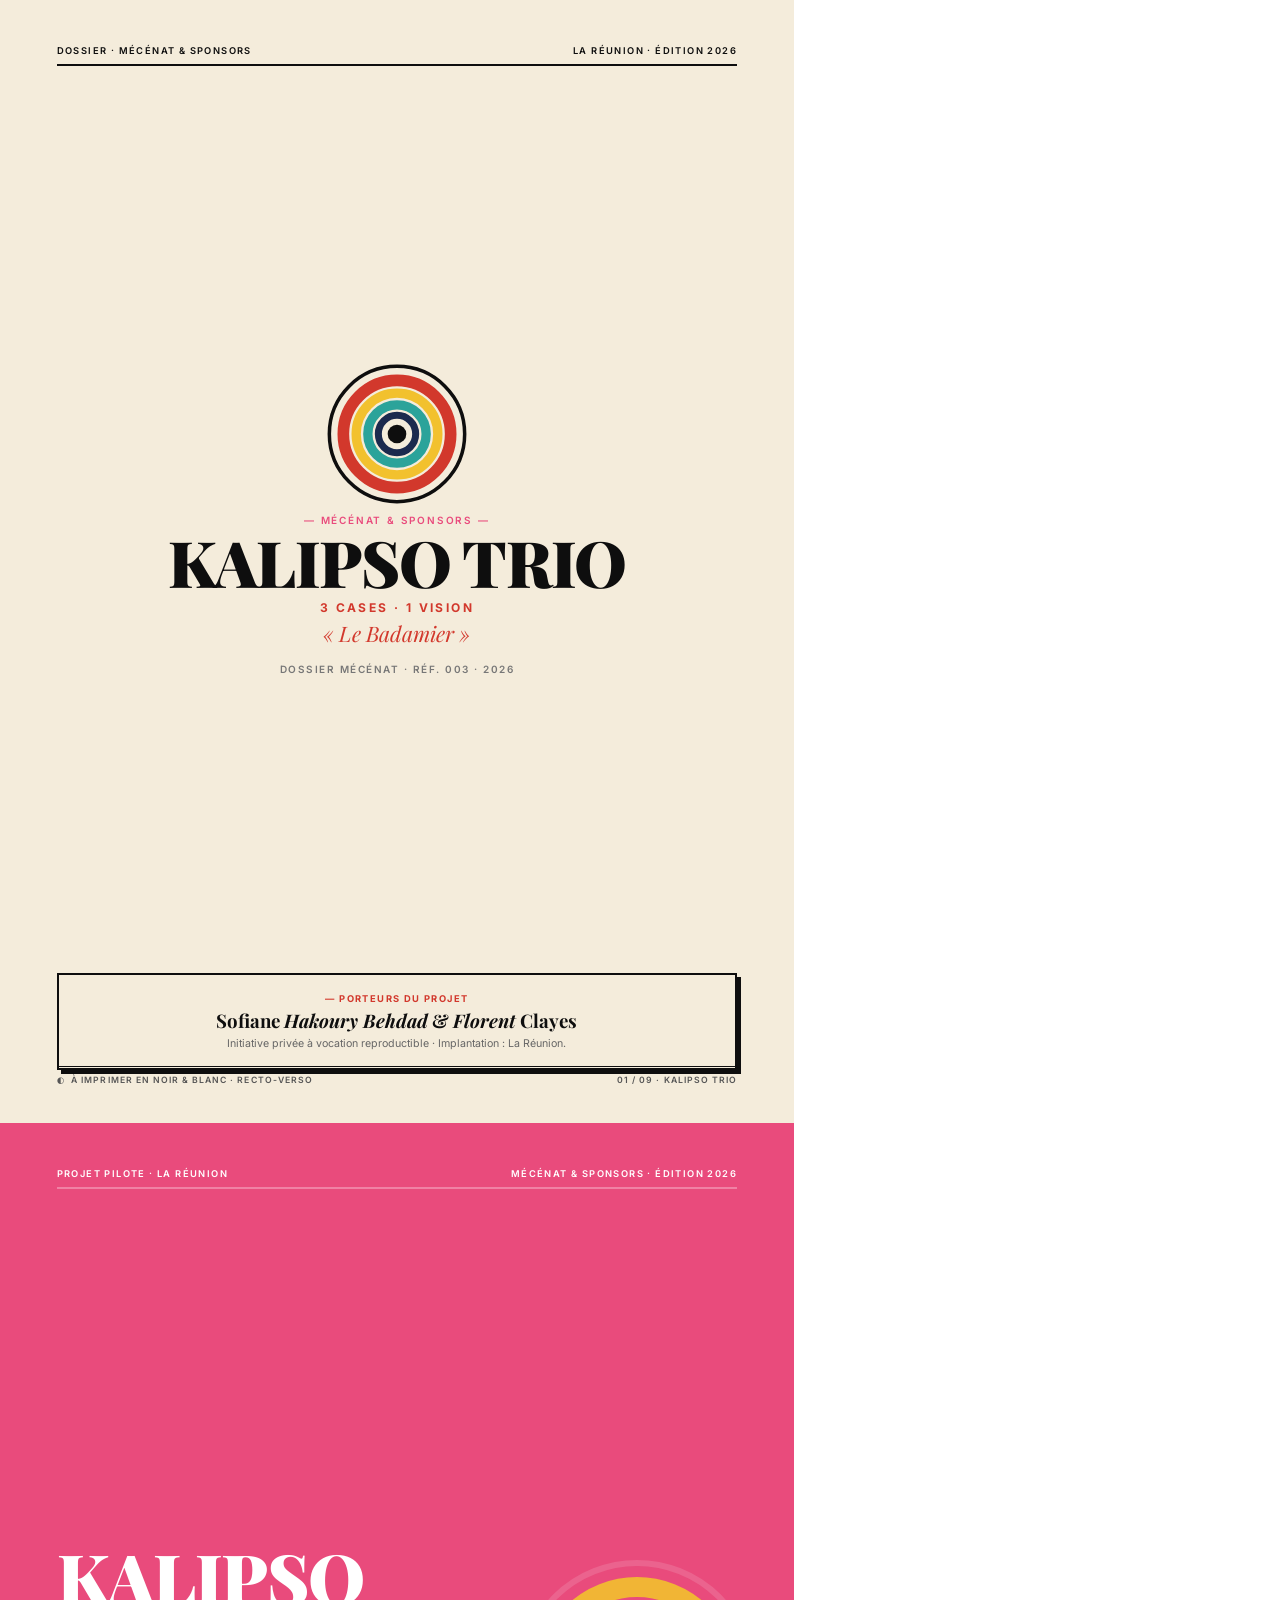
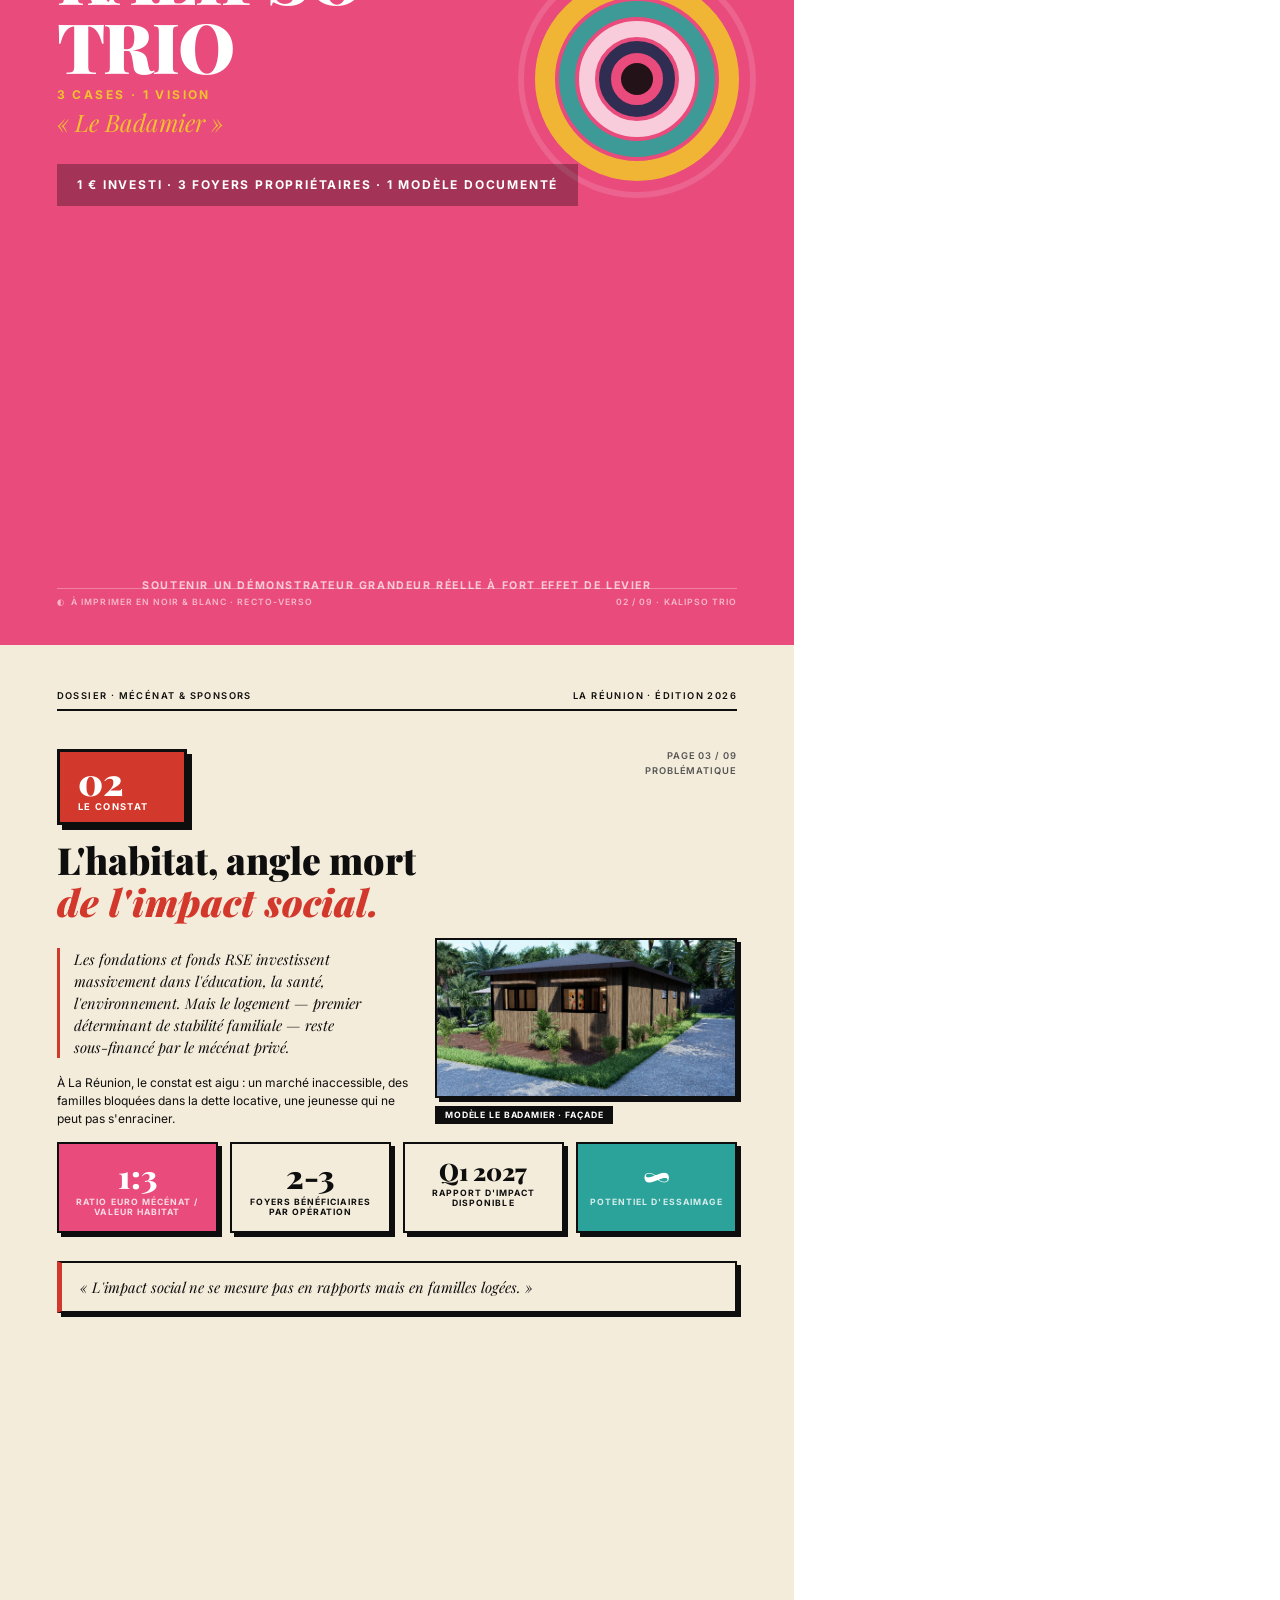
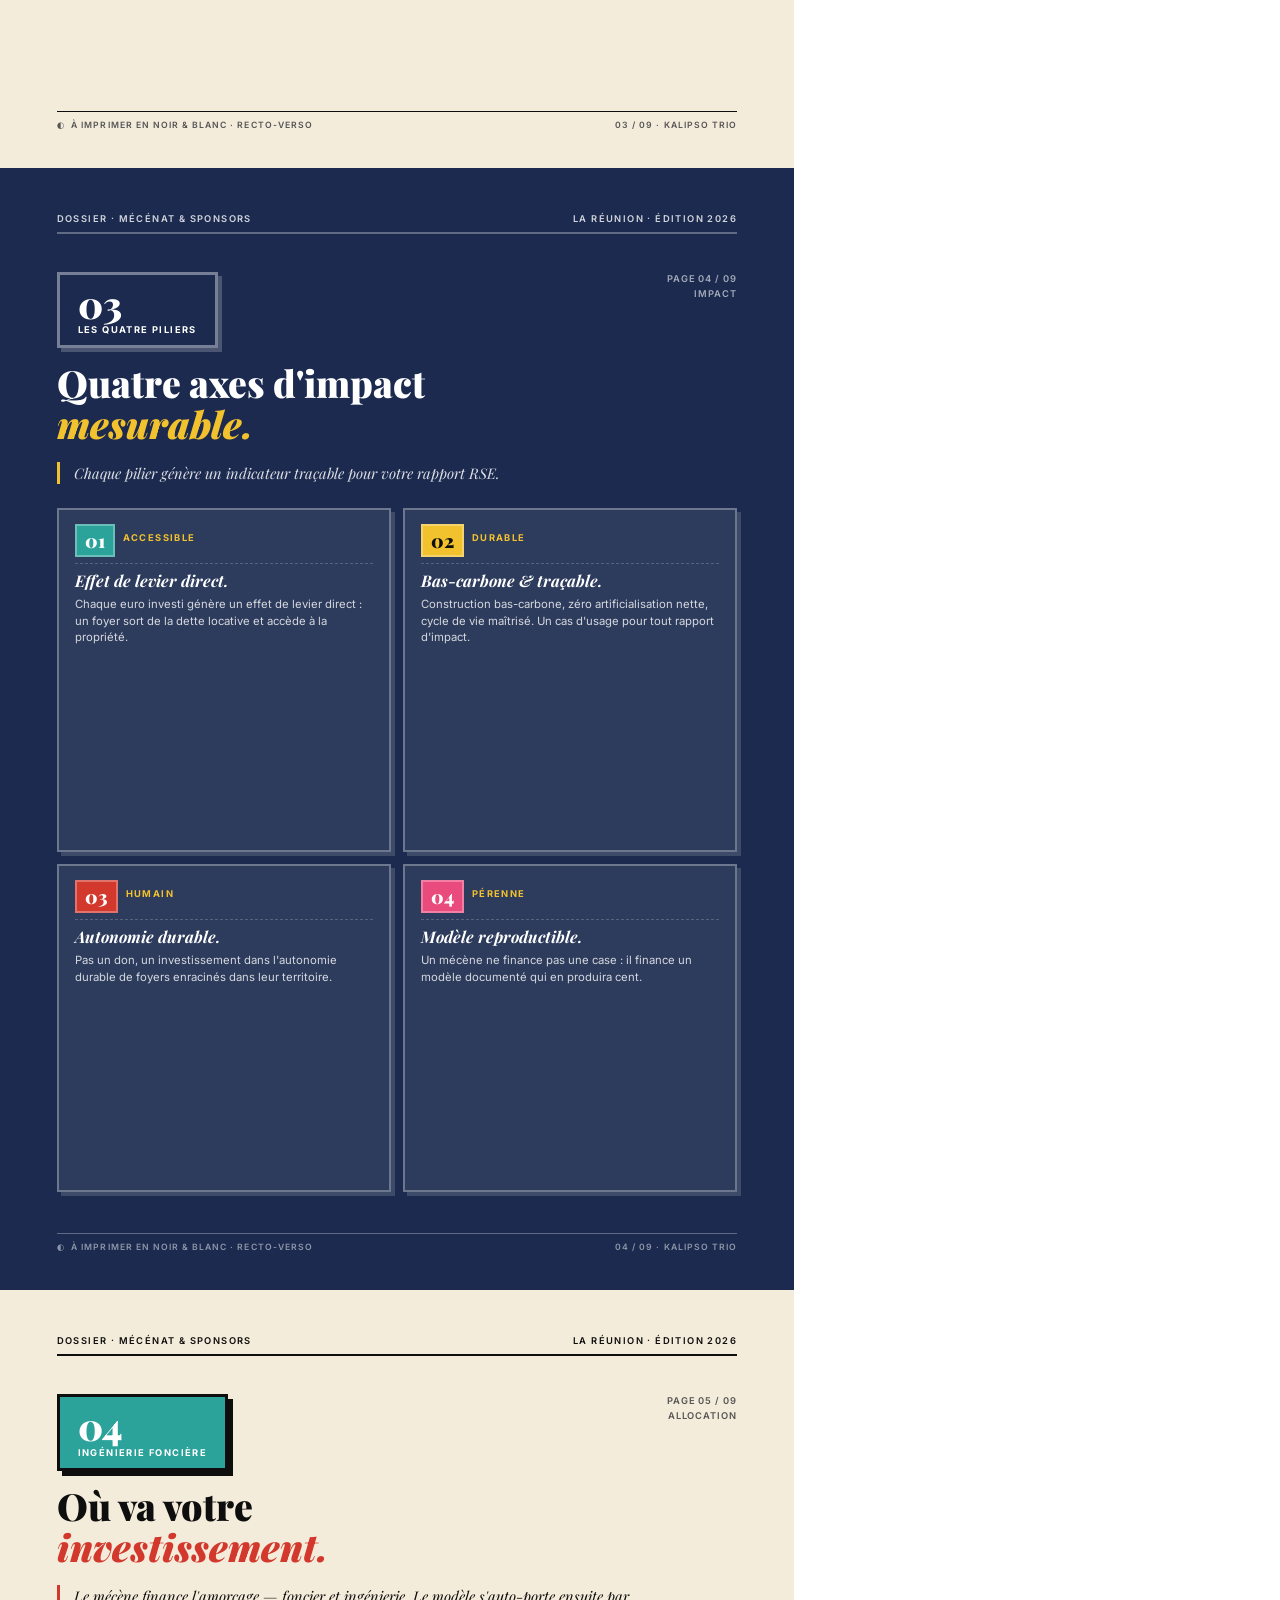
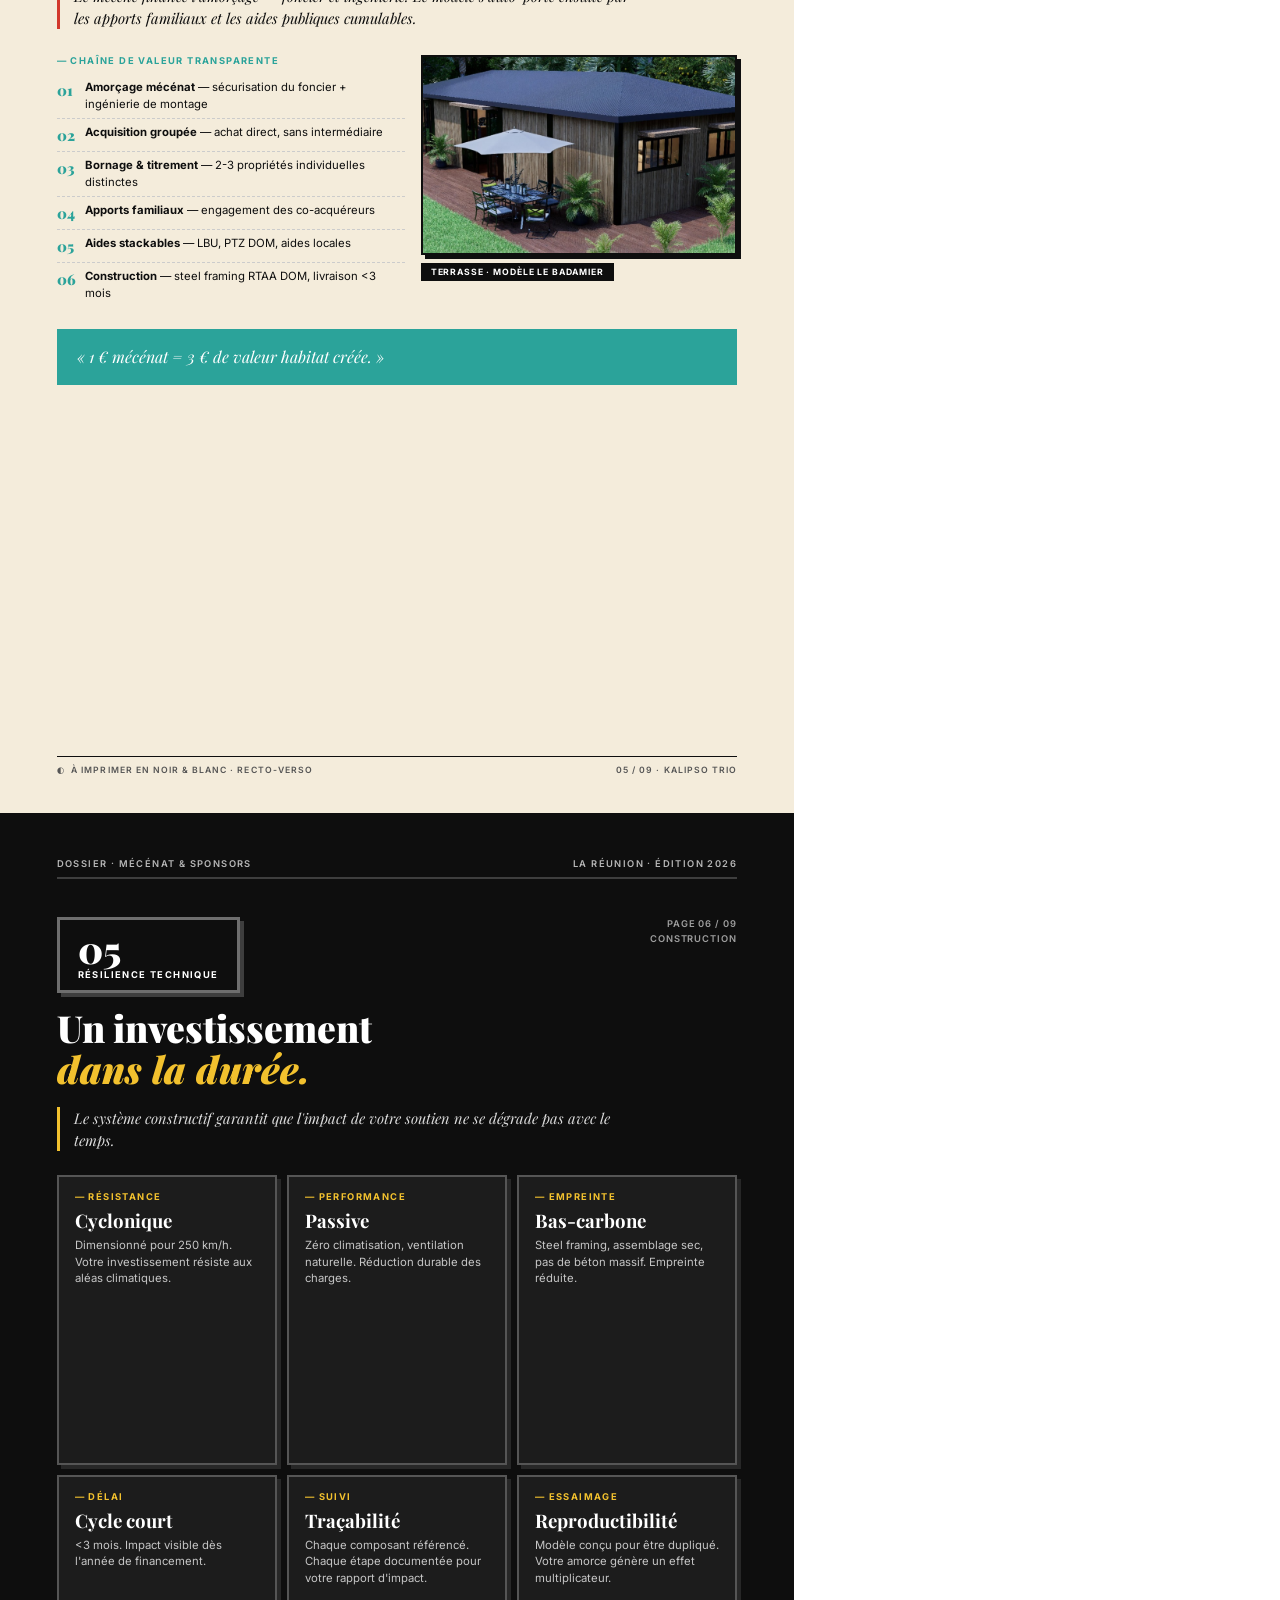
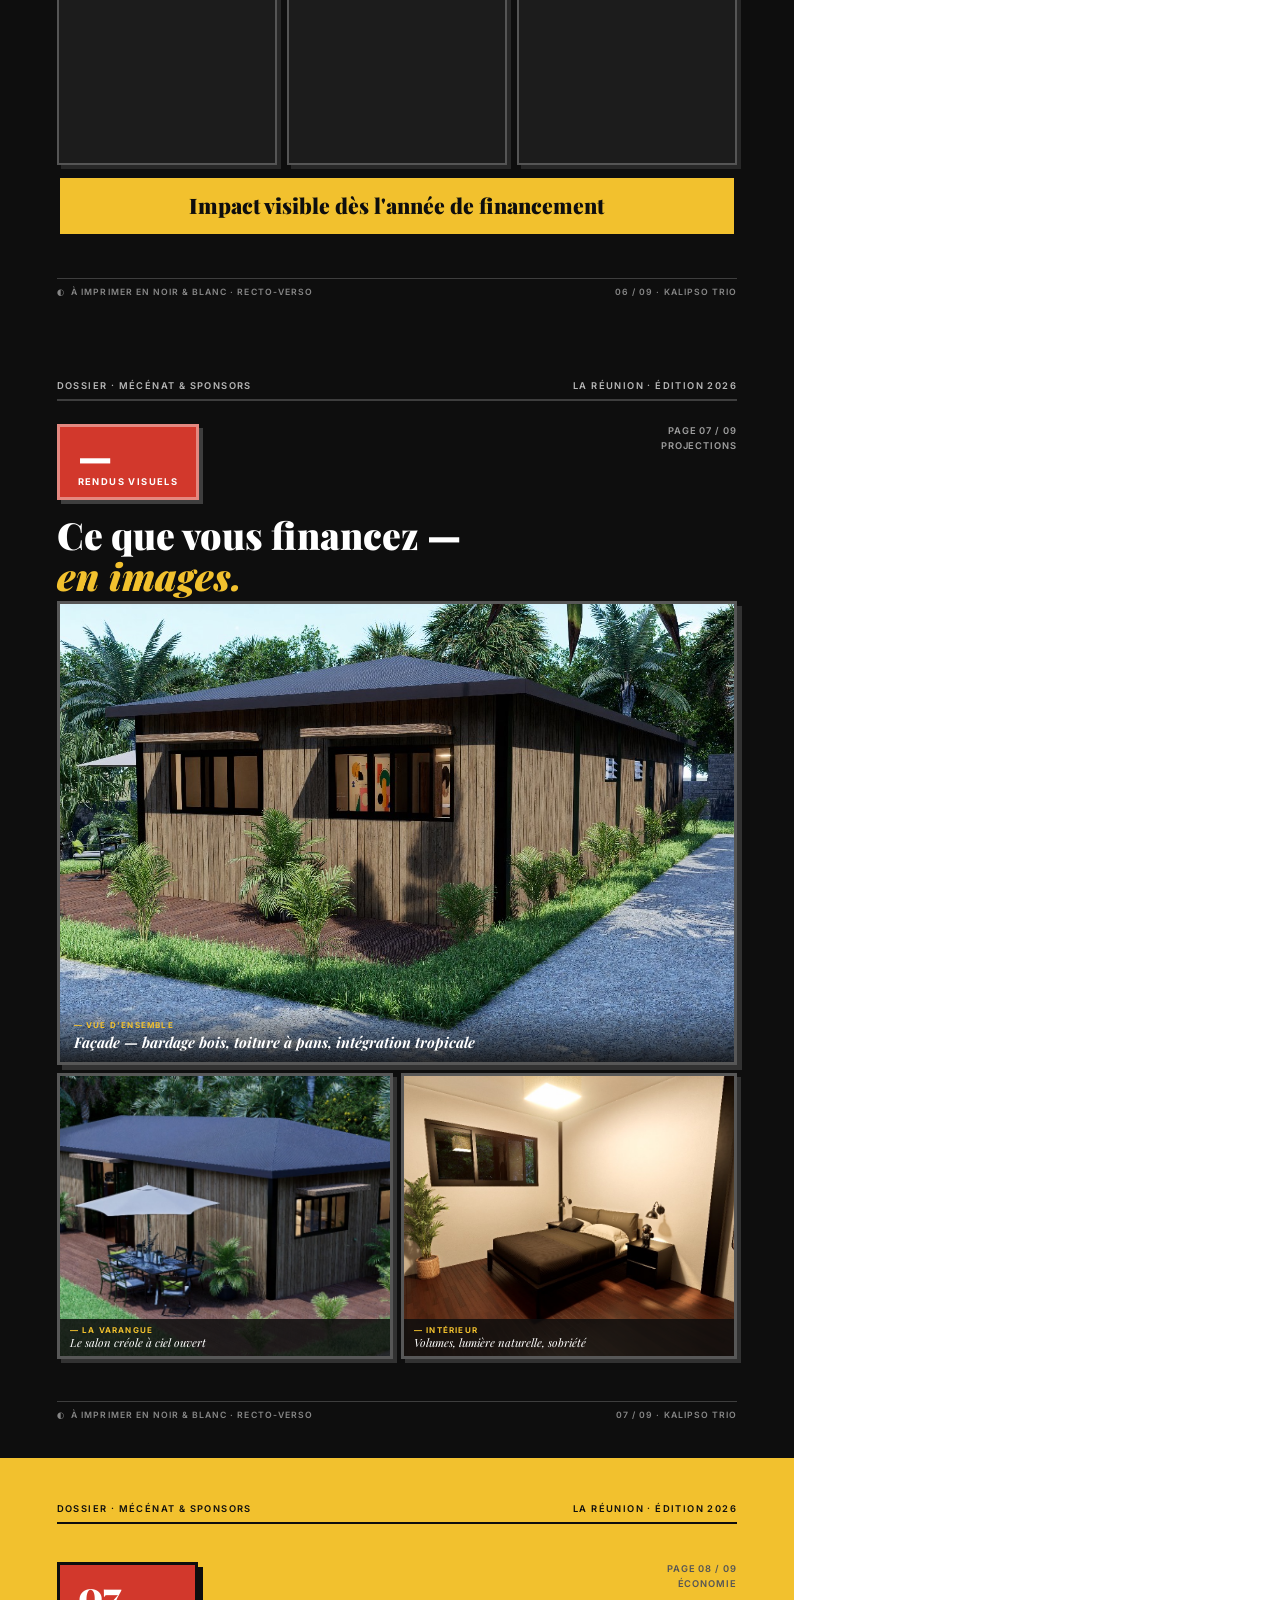
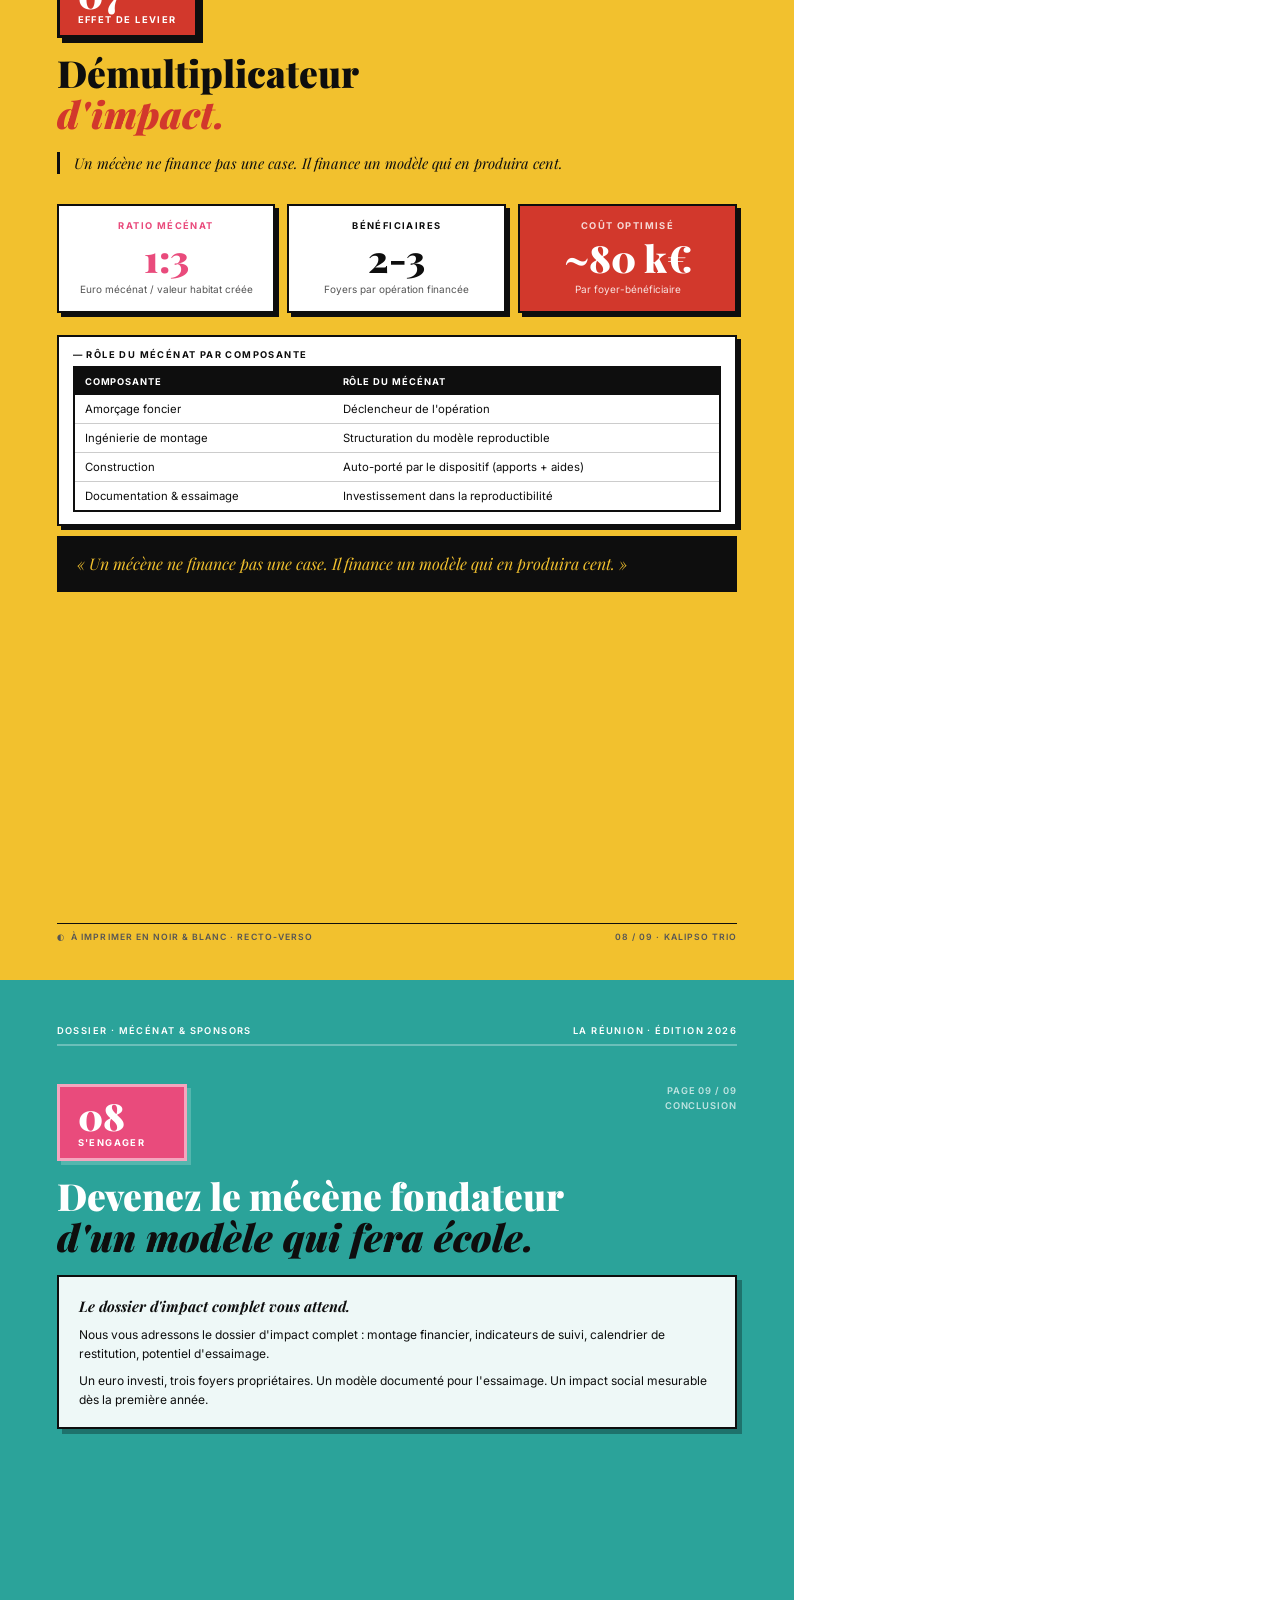
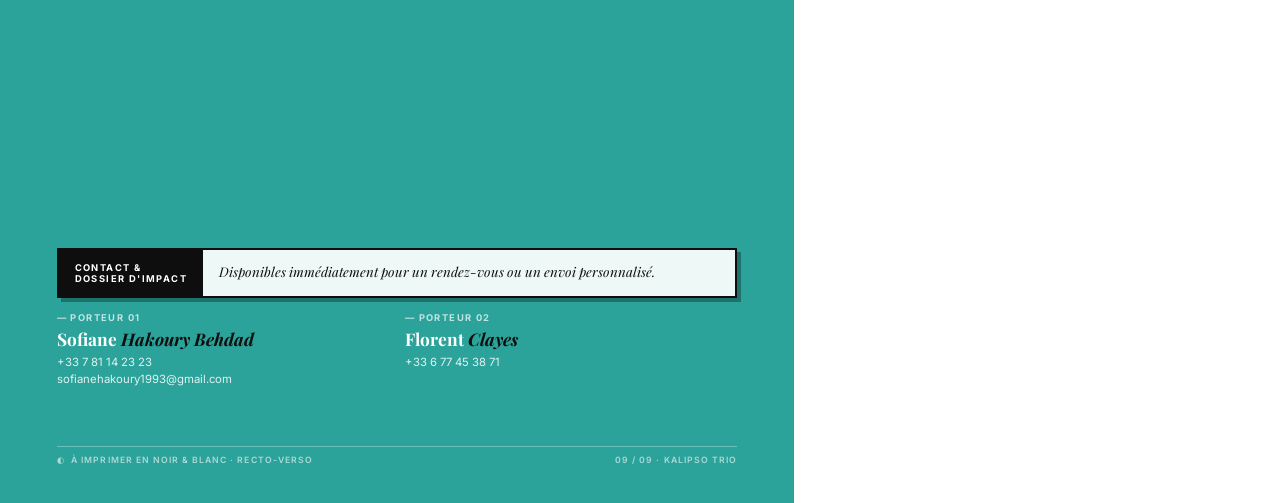
<file: assets/pdf-src/mecenat.html>
<!DOCTYPE html>
<html lang="fr">
<head>
<meta charset="UTF-8">
<title>Kalipso Trio — Mécénat & Sponsors</title>
<link href="https://fonts.googleapis.com/css2?family=Playfair+Display:ital,wght@0,400;0,700;0,900;1,400;1,700&family=Inter:wght@400;500;600;700&display=swap" rel="stylesheet">
<style>
@page { size: A4 portrait; margin: 0; }
*, *::before, *::after { box-sizing: border-box; margin: 0; padding: 0; }

:root {
  --ink: #0E0E0E;
  --paper: #F4ECDB;
  --red: #D2382C;
  --navy: #1B2A4E;
  --yellow: #F2C12E;
  --turquoise: #2BA39A;
  --pink: #E94B7C;
  --font-display: 'Playfair Display', Georgia, serif;
  --font-body: 'Inter', system-ui, sans-serif;
}

html, body {
  width: 210mm;
  font-family: var(--font-body);
  color: var(--ink);
  -webkit-print-color-adjust: exact;
  print-color-adjust: exact;
}

/* === PAGE TEMPLATE === */
.page {
  width: 210mm;
  height: 297mm;
  position: relative;
  overflow: hidden;
  page-break-after: always;
  padding: 12mm 15mm 14mm;
  display: flex;
  flex-direction: column;
}
.page:last-child { page-break-after: auto; }

/* === HEADER === */
.page-header {
  display: flex;
  justify-content: space-between;
  align-items: center;
  padding-bottom: 8px;
  border-bottom: 2.5px solid var(--ink);
  font-family: var(--font-body);
  font-size: 7pt;
  font-weight: 600;
  letter-spacing: 0.15em;
  text-transform: uppercase;
  flex-shrink: 0;
}

/* === FOOTER === */
.page-footer {
  position: absolute;
  bottom: 10mm;
  left: 15mm;
  right: 15mm;
  display: flex;
  justify-content: space-between;
  align-items: center;
  padding-top: 8px;
  border-top: 1.5px solid var(--ink);
  font-size: 6.5pt;
  font-weight: 600;
  letter-spacing: 0.12em;
  text-transform: uppercase;
  color: #555;
}
.page-footer span:first-child::before {
  content: "◐";
  margin-right: 6px;
}

/* === CONTENT AREA === */
.page-body {
  flex: 1;
  display: flex;
  flex-direction: column;
  justify-content: center;
  padding: 6mm 0 12mm;
}

/* === SECTION TAG === */
.section-tag {
  font-family: var(--font-body);
  font-size: 7.5pt;
  font-weight: 600;
  letter-spacing: 0.18em;
  text-transform: uppercase;
  margin-bottom: 4px;
}

/* === SECTION NUMBER BOX === */
.section-box {
  display: inline-flex;
  flex-direction: column;
  padding: 10px 18px;
  border: 3px solid var(--ink);
  box-shadow: 5px 5px 0 var(--ink);
  margin-bottom: 14px;
  min-width: 130px;
}
.section-box__num {
  font-family: var(--font-display);
  font-size: 28pt;
  font-weight: 900;
  line-height: 1;
}
.section-box__title {
  font-family: var(--font-body);
  font-size: 7pt;
  font-weight: 700;
  letter-spacing: 0.15em;
  text-transform: uppercase;
  margin-top: 2px;
}

/* === PAGE INFO (top right) === */
.page-info {
  text-align: right;
  font-size: 7pt;
  font-weight: 600;
  letter-spacing: 0.1em;
  text-transform: uppercase;
  line-height: 1.6;
  color: #555;
}

/* === HEADINGS === */
h1 {
  font-family: var(--font-display);
  font-size: 36pt;
  font-weight: 900;
  line-height: 1.05;
  margin-bottom: 10px;
}
h1 em {
  font-style: italic;
  color: var(--red);
}

h2 {
  font-family: var(--font-display);
  font-size: 28pt;
  font-weight: 900;
  line-height: 1.1;
  margin-bottom: 8px;
}
h2 em {
  font-style: italic;
  color: var(--red);
}

h3 {
  font-family: var(--font-display);
  font-size: 14pt;
  font-weight: 700;
  margin-bottom: 4px;
}

/* === BODY TEXT === */
.lead {
  font-family: var(--font-display);
  font-size: 11pt;
  font-style: italic;
  line-height: 1.5;
  border-left: 3.5px solid var(--red);
  padding-left: 14px;
  margin: 10px 0 16px;
  max-width: 85%;
}
p { font-size: 9pt; line-height: 1.5; }

/* === GRID === */
.grid-2 { display: grid; grid-template-columns: 1fr 1fr; gap: 12px; }
.grid-3 { display: grid; grid-template-columns: 1fr 1fr 1fr; gap: 10px; }
.grid-2x2 { display: grid; grid-template-columns: 1fr 1fr; gap: 12px; }
.grid-top { display: grid; grid-template-columns: 1fr auto; gap: 20px; align-items: start; }

/* === CARDS === */
.card {
  border: 2.5px solid var(--ink);
  box-shadow: 4px 4px 0 var(--ink);
  padding: 14px 16px;
}
.card__tag {
  font-size: 7pt;
  font-weight: 700;
  letter-spacing: 0.15em;
  text-transform: uppercase;
  margin-bottom: 6px;
}
.card__title {
  font-family: var(--font-display);
  font-size: 12pt;
  font-weight: 700;
  font-style: italic;
  margin-bottom: 5px;
}
.card__body { font-size: 8.5pt; line-height: 1.45; color: #333; }

/* === STAT BLOCKS === */
.stat-row {
  display: flex;
  gap: 12px;
  margin: 14px 0;
}
.stat-card {
  flex: 1;
  border: 2.5px solid var(--ink);
  box-shadow: 4px 4px 0 var(--ink);
  padding: 14px 12px;
  text-align: center;
}
.stat-card--filled {
  color: #fff;
}
.stat-value {
  font-family: var(--font-display);
  font-size: 24pt;
  font-weight: 900;
  line-height: 1.1;
}
.stat-label {
  font-size: 6.5pt;
  font-weight: 700;
  letter-spacing: 0.12em;
  text-transform: uppercase;
  margin-top: 4px;
  display: block;
}

/* === QUOTE === */
.quote-block {
  border: 2.5px solid var(--ink);
  border-left: 5px solid var(--red);
  box-shadow: 4px 4px 0 var(--ink);
  padding: 14px 18px;
  margin: 14px 0;
}
.quote-block p {
  font-family: var(--font-display);
  font-size: 11pt;
  font-style: italic;
  line-height: 1.4;
}

/* === BIG QUOTE === */
.quote-banner {
  background: var(--ink);
  color: var(--yellow);
  padding: 16px 20px;
  margin-top: 14px;
}
.quote-banner p {
  font-family: var(--font-display);
  font-size: 12pt;
  font-style: italic;
  color: var(--yellow);
}

/* === TABLE === */
table {
  width: 100%;
  border-collapse: collapse;
  font-size: 8.5pt;
  border: 2.5px solid var(--ink);
}
th {
  background: var(--ink);
  color: #fff;
  font-size: 7pt;
  font-weight: 700;
  letter-spacing: 0.1em;
  text-transform: uppercase;
  padding: 8px 10px;
  text-align: left;
}
td {
  padding: 7px 10px;
  border-bottom: 1px solid #ccc;
}
tr:last-child td { border-bottom: none; }
.row-total {
  background: var(--red);
  color: #fff;
  font-weight: 700;
}
.row-total td { border-bottom: none; }

/* === PHOTO GRID === */
.photo-grid {
  display: grid;
  grid-template-columns: 1.3fr 1fr;
  grid-template-rows: 1fr 1fr;
  gap: 8px;
  flex: 1;
}
.photo-card {
  border: 2.5px solid var(--ink);
  box-shadow: 4px 4px 0 var(--ink);
  overflow: hidden;
  position: relative;
}
.photo-card img {
  width: 100%;
  height: 100%;
  object-fit: cover;
  display: block;
}
.photo-card--main { grid-row: 1 / 3; }
.photo-caption {
  position: absolute;
  bottom: 0;
  left: 0;
  right: 0;
  background: rgba(14,14,14,0.85);
  color: #fff;
  padding: 6px 10px;
}
.photo-caption__tag {
  font-size: 6pt;
  font-weight: 700;
  letter-spacing: 0.15em;
  text-transform: uppercase;
}
.photo-caption__text {
  font-family: var(--font-display);
  font-size: 8.5pt;
  font-style: italic;
  color: var(--yellow);
}

/* === CTA BANNER === */
.cta-banner {
  border: 3px solid var(--ink);
  box-shadow: 5px 5px 0 var(--ink);
  padding: 12px 18px;
  text-align: center;
  margin-top: 10px;
}
.cta-banner p {
  font-family: var(--font-display);
  font-size: 16pt;
  font-weight: 900;
}

/* === OL LIST === */
.step-list {
  list-style: none;
  padding: 0;
  margin: 8px 0;
}
.step-list li {
  font-size: 8.5pt;
  line-height: 1.5;
  padding: 5px 0;
  border-bottom: 1px dashed #ccc;
  display: flex;
  gap: 8px;
}
.step-list li:last-child { border-bottom: none; }
.step-num {
  font-family: var(--font-display);
  font-weight: 900;
  font-size: 11pt;
  color: var(--turquoise);
  min-width: 20px;
}

/* === LOGO === */
.logo-svg { width: 80px; height: 80px; margin: 0 auto 10px; display: block; }
.logo-large { width: 140px; height: 140px; }

/* === COVER SPECIFIC === */
.cover-center {
  text-align: center;
  display: flex;
  flex-direction: column;
  align-items: center;
  justify-content: center;
  flex: 1;
}
.cover-title {
  font-family: var(--font-display);
  font-size: 48pt;
  font-weight: 900;
  letter-spacing: -0.02em;
  line-height: 1;
  margin-bottom: 6px;
}
.cover-subtitle {
  font-size: 9pt;
  font-weight: 700;
  letter-spacing: 0.2em;
  text-transform: uppercase;
  color: var(--red);
  margin-bottom: 4px;
}
.cover-name {
  font-family: var(--font-display);
  font-size: 16pt;
  font-style: italic;
  color: var(--red);
  margin-bottom: 16px;
}
.cover-ref {
  font-size: 7.5pt;
  font-weight: 600;
  letter-spacing: 0.15em;
  text-transform: uppercase;
  color: #777;
}
.cover-bottom {
  border: 2.5px solid var(--ink);
  box-shadow: 4px 4px 0 var(--ink);
  padding: 18px 24px;
  text-align: center;
  margin-top: auto;
  width: 100%;
}
.cover-bottom__tag {
  font-size: 7pt;
  font-weight: 700;
  letter-spacing: 0.15em;
  text-transform: uppercase;
  color: var(--red);
  margin-bottom: 4px;
}
.cover-bottom__names {
  font-family: var(--font-display);
  font-size: 14pt;
  font-weight: 700;
}
.cover-bottom__sub {
  font-size: 8pt;
  color: #666;
  margin-top: 4px;
}

/* === PAGE 2 HERO === */
.hero-page {
  background: var(--red);
  color: #fff;
}
.hero-page .page-header { border-color: rgba(255,255,255,0.3); color: #fff; }
.hero-page .page-footer { border-color: rgba(255,255,255,0.3); color: rgba(255,255,255,0.6); }
.hero-body {
  flex: 1;
  display: flex;
  align-items: center;
  padding: 0;
  position: relative;
}
.hero-text { flex: 1; z-index: 1; }
.hero-text .cover-title { font-size: 56pt; color: #fff; text-align: left; }
.hero-text .cover-subtitle { color: var(--yellow); }
.hero-text .cover-name { color: var(--yellow); font-size: 20pt; }
.hero-logo-wrap {
  position: absolute;
  right: -20px;
  top: 50%;
  transform: translateY(-50%);
  width: 240px;
  height: 240px;
  opacity: 0.9;
}
.hero-banner {
  background: rgba(0,0,0,0.3);
  padding: 12px 20px;
  margin: 10px 0;
  display: inline-block;
}
.hero-banner p {
  font-size: 9pt;
  font-weight: 700;
  letter-spacing: 0.15em;
  text-transform: uppercase;
  color: #fff;
}
.hero-divider {
  width: 100%;
  height: 16px;
  margin: 16px 0 0;
}
.hero-bottom {
  text-align: center;
  padding: 10px 0 0;
  font-size: 8pt;
  font-weight: 700;
  letter-spacing: 0.15em;
  text-transform: uppercase;
  color: rgba(255,255,255,0.7);
}

/* === SECTION COLORED BACKGROUNDS === */
.page--navy { background: var(--navy); color: #fff; }
.page--navy .page-header { border-color: rgba(255,255,255,0.3); color: rgba(255,255,255,0.8); }
.page--navy .page-footer { border-color: rgba(255,255,255,0.3); color: rgba(255,255,255,0.5); }
.page--navy h2 em { color: var(--yellow); }
.page--navy .lead { border-color: var(--yellow); }
.page--navy .card { background: rgba(255,255,255,0.08); border-color: rgba(255,255,255,0.3); box-shadow: 4px 4px 0 rgba(255,255,255,0.15); color: #fff; }
.page--navy .card__tag { color: var(--yellow); }
.page--navy .card__body { color: rgba(255,255,255,0.8); }

.page--yellow { background: var(--yellow); }
.page--yellow .section-box { background: var(--red); color: #fff; }
.page--yellow .lead { border-color: var(--ink); }
.page--yellow .stat-card { background: #fff; }

.page--turquoise { background: var(--turquoise); color: #fff; }
.page--turquoise .page-header { border-color: rgba(255,255,255,0.3); color: #fff; }
.page--turquoise .page-footer { border-color: rgba(255,255,255,0.3); color: rgba(255,255,255,0.6); }
.page--turquoise h2 em { color: var(--ink); }
.page--turquoise .section-box { background: var(--pink); }

.page--dark { background: var(--ink); color: #fff; }
.page--dark .page-header { border-color: rgba(255,255,255,0.2); color: rgba(255,255,255,0.7); }
.page--dark .page-footer { border-color: rgba(255,255,255,0.2); color: rgba(255,255,255,0.5); }
.page--dark .photo-card { border-color: rgba(255,255,255,0.3); box-shadow: 4px 4px 0 rgba(255,255,255,0.15); }

/* === PHOTO SPREAD PAGE === */
.photo-spread { display: flex; flex-direction: column; gap: 8px; flex: 1; }
.photo-spread__hero { flex: 1.6; border: 3px solid rgba(255,255,255,0.3); box-shadow: 5px 5px 0 rgba(255,255,255,0.15); overflow: hidden; position: relative; }
.photo-spread__hero img { width: 100%; height: 100%; object-fit: cover; display: block; }
.photo-spread__hero .photo-label { position: absolute; bottom: 0; left: 0; right: 0; background: linear-gradient(transparent, rgba(14,14,14,0.85)); padding: 12px 14px 10px; }
.photo-spread__hero .photo-label__tag { font-size: 6pt; font-weight: 700; letter-spacing: 0.15em; text-transform: uppercase; color: var(--yellow); }
.photo-spread__hero .photo-label__title { font-family: var(--font-display); font-size: 11pt; font-weight: 700; font-style: italic; color: #fff; margin-top: 2px; }
.photo-spread__row { display: grid; grid-template-columns: 1fr 1fr; gap: 8px; flex: 1; }
.photo-spread__card { border: 3px solid rgba(255,255,255,0.3); box-shadow: 4px 4px 0 rgba(255,255,255,0.15); overflow: hidden; position: relative; }
.photo-spread__card img { width: 100%; height: 100%; object-fit: cover; display: block; }
.photo-spread__card .photo-label { position: absolute; bottom: 0; left: 0; right: 0; background: rgba(14,14,14,0.85); padding: 6px 10px; }
.photo-spread__card .photo-label__tag { font-size: 6pt; font-weight: 700; letter-spacing: 0.15em; text-transform: uppercase; color: var(--yellow); }
.photo-spread__card .photo-label__title { font-family: var(--font-display); font-size: 8.5pt; font-style: italic; color: #fff; }

/* === MAP PLACEHOLDER === */
.map-img {
  width: 100%;
  height: 180px;
  object-fit: cover;
  border: 2.5px solid var(--ink);
  box-shadow: 4px 4px 0 var(--ink);
}

/* AIDE CARDS */
.aide-row { display: flex; gap: 10px; margin-top: 10px; }
.aide-card {
  flex: 1;
  border: 2.5px solid var(--ink);
  box-shadow: 4px 4px 0 var(--ink);
  padding: 10px 12px;
}
.aide-card h4 { font-family: var(--font-display); font-size: 13pt; font-weight: 700; }
.aide-card p { font-size: 8pt; color: #555; margin-top: 2px; }
.aide-card small { font-size: 6.5pt; color: #888; }
</style>
</head>
<body>

<!-- ========== PAGE 1 — COVER ========== -->
<div class="page" style="background: var(--paper);">
  <div class="page-header">
    <span>Dossier · Mécénat & sponsors</span>
    <span>La Réunion · Édition 2026</span>
  </div>
  <div class="cover-center">
    <svg class="logo-svg logo-large" viewBox="0 0 120 120" xmlns="http://www.w3.org/2000/svg">
      <circle cx="60" cy="60" r="58" fill="#F4ECDB" stroke="#0E0E0E" stroke-width="3"/>
      <circle cx="60" cy="60" r="46" fill="none" stroke="#D2382C" stroke-width="10"/>
      <circle cx="60" cy="60" r="35" fill="none" stroke="#F2C12E" stroke-width="8"/>
      <circle cx="60" cy="60" r="25" fill="none" stroke="#2BA39A" stroke-width="8"/>
      <circle cx="60" cy="60" r="16" fill="none" stroke="#1B2A4E" stroke-width="6"/>
      <circle cx="60" cy="60" r="8" fill="#0E0E0E"/>
    </svg>
    <div class="section-tag" style="color: var(--pink);">— Mécénat & sponsors —</div>
    <div class="cover-title">KALIPSO TRIO</div>
    <div class="cover-subtitle">3 cases · 1 vision</div>
    <div class="cover-name">« Le Badamier »</div>
    <div class="cover-ref">Dossier mécénat · Réf. 003 · 2026</div>
  </div>
  <div class="cover-bottom">
    <div class="cover-bottom__tag">— Porteurs du projet</div>
    <div class="cover-bottom__names">Sofiane <em>Hakoury Behdad</em> & <em>Florent</em> Clayes</div>
    <div class="cover-bottom__sub">Initiative privée à vocation reproductible · Implantation : La Réunion.</div>
  </div>
  <div class="page-footer">
    <span>À imprimer en noir & blanc · recto-verso</span>
    <span>01 / 09 · Kalipso Trio</span>
  </div>
</div>

<!-- ========== PAGE 2 — HERO ========== -->
<div class="page hero-page" style="background: var(--pink);">
  <div class="page-header">
    <span>Projet pilote · La Réunion</span>
    <span>Mécénat & sponsors · Édition 2026</span>
  </div>
  <div class="hero-body">
    <div class="hero-text">
      <div class="cover-title" style="font-size: 52pt;">KALIPSO<br>TRIO</div>
      <div class="cover-subtitle" style="color: var(--yellow);">3 cases · 1 vision</div>
      <div class="cover-name" style="color: var(--yellow); font-size: 18pt;">« Le Badamier »</div>
      <div class="hero-banner">
        <p>1 € investi · 3 foyers propriétaires · 1 modèle documenté</p>
      </div>
    </div>
    <div class="hero-logo-wrap">
      <svg viewBox="0 0 120 120" xmlns="http://www.w3.org/2000/svg" width="240" height="240">
        <circle cx="60" cy="60" r="58" fill="none" stroke="rgba(255,255,255,0.15)" stroke-width="3"/>
        <circle cx="60" cy="60" r="46" fill="none" stroke="#F2C12E" stroke-width="10"/>
        <circle cx="60" cy="60" r="35" fill="none" stroke="#2BA39A" stroke-width="8"/>
        <circle cx="60" cy="60" r="25" fill="none" stroke="rgba(255,255,255,0.8)" stroke-width="8"/>
        <circle cx="60" cy="60" r="16" fill="none" stroke="#1B2A4E" stroke-width="6"/>
        <circle cx="60" cy="60" r="8" fill="#0E0E0E"/>
      </svg>
    </div>
  </div>
  <div class="hero-bottom">Soutenir un démonstrateur grandeur réelle à fort effet de levier</div>
  <div class="page-footer">
    <span>À imprimer en noir & blanc · recto-verso</span>
    <span>02 / 09 · Kalipso Trio</span>
  </div>
</div>

<!-- ========== PAGE 3 — LE CONSTAT ========== -->
<div class="page" style="background: var(--paper);">
  <div class="page-header">
    <span>Dossier · Mécénat & sponsors</span>
    <span>La Réunion · Édition 2026</span>
  </div>
  <div class="page-body" style="justify-content: flex-start; padding-top: 10mm;">
    <div class="grid-top">
      <div>
        <div class="section-box" style="background: var(--red); color: #fff;">
          <span class="section-box__num">02</span>
          <span class="section-box__title">Le constat</span>
        </div>
      </div>
      <div class="page-info">Page 03 / 09<br>Problématique</div>
    </div>
    <h2>L'habitat, angle mort<br><em>de l'impact social.</em></h2>
    <div style="display: grid; grid-template-columns: 1.2fr 1fr; gap: 16px; margin-top: 8px;">
      <div>
        <p class="lead">Les fondations et fonds RSE investissent massivement dans l'éducation, la santé, l'environnement. Mais le logement — premier déterminant de stabilité familiale — reste sous-financé par le mécénat privé.</p>
        <p style="margin-top:8px;">À La Réunion, le constat est aigu : un marché inaccessible, des familles bloquées dans la dette locative, une jeunesse qui ne peut pas s'enraciner.</p>
      </div>
      <div>
        <img src="../img/facade.jpg" alt="Façade Le Badamier" style="width:100%; height:160px; object-fit:cover; border:2.5px solid var(--ink); box-shadow:4px 4px 0 var(--ink);">
        <div style="background:var(--ink); color:#fff; padding:4px 10px; font-size:6.5pt; font-weight:700; letter-spacing:0.1em; text-transform:uppercase; display:inline-block;">Modèle Le Badamier · Façade</div>
      </div>
    </div>
    <div class="stat-row" style="margin-top:14px;">
      <div class="stat-card stat-card--filled" style="background: var(--pink);">
        <div class="stat-value">1:3</div>
        <span class="stat-label" style="color:rgba(255,255,255,0.8);">Ratio euro mécénat / valeur habitat</span>
      </div>
      <div class="stat-card">
        <div class="stat-value">2-3</div>
        <span class="stat-label">Foyers bénéficiaires par opération</span>
      </div>
      <div class="stat-card">
        <div class="stat-value" style="font-size:18pt;">Q1 2027</div>
        <span class="stat-label">Rapport d'impact disponible</span>
      </div>
      <div class="stat-card stat-card--filled" style="background: var(--turquoise);">
        <div class="stat-value">∞</div>
        <span class="stat-label" style="color:rgba(255,255,255,0.8);">Potentiel d'essaimage</span>
      </div>
    </div>
    <div class="quote-block">
      <p>« L'impact social ne se mesure pas en rapports mais en familles logées. »</p>
    </div>
  </div>
  <div class="page-footer">
    <span>À imprimer en noir & blanc · recto-verso</span>
    <span>03 / 09 · Kalipso Trio</span>
  </div>
</div>

<!-- ========== PAGE 4 — LES 4 PILIERS ========== -->
<div class="page page--navy">
  <div class="page-header">
    <span>Dossier · Mécénat & sponsors</span>
    <span>La Réunion · Édition 2026</span>
  </div>
  <div class="page-body" style="justify-content: flex-start; padding-top: 10mm;">
    <div class="grid-top">
      <div>
        <div class="section-box" style="background: var(--navy); color: #fff; border-color: rgba(255,255,255,0.4); box-shadow: 4px 4px 0 rgba(255,255,255,0.2);">
          <span class="section-box__num">03</span>
          <span class="section-box__title">Les quatre piliers</span>
        </div>
      </div>
      <div class="page-info" style="color:rgba(255,255,255,0.6);">Page 04 / 09<br>Impact</div>
    </div>
    <h2>Quatre axes d'impact<br><em>mesurable.</em></h2>
    <p class="lead" style="color:rgba(255,255,255,0.85); border-color:var(--yellow);">Chaque pilier génère un indicateur traçable pour votre rapport RSE.</p>
    <div class="grid-2x2" style="margin-top: 8px; flex:1;">
      <div class="card">
        <div style="display:flex; align-items:center; gap:8px; margin-bottom:6px;">
          <span style="background:var(--turquoise);color:#fff;font-family:var(--font-display);font-weight:900;font-size:14pt;padding:2px 8px;border:2px solid rgba(255,255,255,0.3);">01</span>
          <span class="card__tag">Accessible</span>
        </div>
        <hr style="border:none;border-top:1.5px dashed rgba(255,255,255,0.2);margin-bottom:6px;">
        <div class="card__title" style="color:#fff;">Effet de levier direct.</div>
        <p class="card__body">Chaque euro investi génère un effet de levier direct : un foyer sort de la dette locative et accède à la propriété.</p>
      </div>
      <div class="card">
        <div style="display:flex; align-items:center; gap:8px; margin-bottom:6px;">
          <span style="background:var(--yellow);color:var(--ink);font-family:var(--font-display);font-weight:900;font-size:14pt;padding:2px 8px;border:2px solid rgba(255,255,255,0.3);">02</span>
          <span class="card__tag">Durable</span>
        </div>
        <hr style="border:none;border-top:1.5px dashed rgba(255,255,255,0.2);margin-bottom:6px;">
        <div class="card__title" style="color:#fff;">Bas-carbone & traçable.</div>
        <p class="card__body">Construction bas-carbone, zéro artificialisation nette, cycle de vie maîtrisé. Un cas d'usage pour tout rapport d'impact.</p>
      </div>
      <div class="card">
        <div style="display:flex; align-items:center; gap:8px; margin-bottom:6px;">
          <span style="background:var(--red);color:#fff;font-family:var(--font-display);font-weight:900;font-size:14pt;padding:2px 8px;border:2px solid rgba(255,255,255,0.3);">03</span>
          <span class="card__tag">Humain</span>
        </div>
        <hr style="border:none;border-top:1.5px dashed rgba(255,255,255,0.2);margin-bottom:6px;">
        <div class="card__title" style="color:#fff;">Autonomie durable.</div>
        <p class="card__body">Pas un don, un investissement dans l'autonomie durable de foyers enracinés dans leur territoire.</p>
      </div>
      <div class="card">
        <div style="display:flex; align-items:center; gap:8px; margin-bottom:6px;">
          <span style="background:var(--pink);color:#fff;font-family:var(--font-display);font-weight:900;font-size:14pt;padding:2px 8px;border:2px solid rgba(255,255,255,0.3);">04</span>
          <span class="card__tag">Pérenne</span>
        </div>
        <hr style="border:none;border-top:1.5px dashed rgba(255,255,255,0.2);margin-bottom:6px;">
        <div class="card__title" style="color:#fff;">Modèle reproductible.</div>
        <p class="card__body">Un mécène ne finance pas une case : il finance un modèle documenté qui en produira cent.</p>
      </div>
    </div>
  </div>
  <div class="page-footer">
    <span>À imprimer en noir & blanc · recto-verso</span>
    <span>04 / 09 · Kalipso Trio</span>
  </div>
</div>

<!-- ========== PAGE 5 — INGÉNIERIE FONCIÈRE ========== -->
<div class="page" style="background: var(--paper);">
  <div class="page-header">
    <span>Dossier · Mécénat & sponsors</span>
    <span>La Réunion · Édition 2026</span>
  </div>
  <div class="page-body" style="justify-content: flex-start; padding-top: 10mm;">
    <div class="grid-top">
      <div>
        <div class="section-box" style="background: var(--turquoise); color: #fff;">
          <span class="section-box__num">04</span>
          <span class="section-box__title">Ingénierie foncière</span>
        </div>
      </div>
      <div class="page-info">Page 05 / 09<br>Allocation</div>
    </div>
    <h2>Où va votre<br><em>investissement.</em></h2>
    <p class="lead">Le mécène finance l'amorçage — foncier et ingénierie. Le modèle s'auto-porte ensuite par les apports familiaux et les aides publiques cumulables.</p>
    <div style="display:grid; grid-template-columns: 1.1fr 1fr; gap:16px; margin-top:10px;">
      <div>
        <div class="card__tag" style="color:var(--turquoise); margin-bottom:8px;">— Chaîne de valeur transparente</div>
        <ol class="step-list">
          <li><span class="step-num">01</span><span><strong>Amorçage mécénat</strong> — sécurisation du foncier + ingénierie de montage</span></li>
          <li><span class="step-num">02</span><span><strong>Acquisition groupée</strong> — achat direct, sans intermédiaire</span></li>
          <li><span class="step-num">03</span><span><strong>Bornage & titrement</strong> — 2-3 propriétés individuelles distinctes</span></li>
          <li><span class="step-num">04</span><span><strong>Apports familiaux</strong> — engagement des co-acquéreurs</span></li>
          <li><span class="step-num">05</span><span><strong>Aides stackables</strong> — LBU, PTZ DOM, aides locales</span></li>
          <li><span class="step-num">06</span><span><strong>Construction</strong> — steel framing RTAA DOM, livraison &lt;3 mois</span></li>
        </ol>
      </div>
      <div>
        <img src="../img/terrasse.jpg" alt="Terrasse Le Badamier" style="width:100%; height:200px; object-fit:cover; border:2.5px solid var(--ink); box-shadow:4px 4px 0 var(--ink);">
        <div style="background:var(--ink); color:#fff; padding:4px 10px; font-size:6.5pt; font-weight:700; letter-spacing:0.1em; text-transform:uppercase; display:inline-block; margin-top:0;">Terrasse · Modèle Le Badamier</div>
      </div>
    </div>
    <div class="quote-banner" style="background:var(--turquoise);">
      <p style="color:#fff;">« 1 € mécénat = 3 € de valeur habitat créée. »</p>
    </div>
  </div>
  <div class="page-footer">
    <span>À imprimer en noir & blanc · recto-verso</span>
    <span>05 / 09 · Kalipso Trio</span>
  </div>
</div>

<!-- ========== PAGE 6 — RÉSILIENCE TECHNIQUE ========== -->
<div class="page page--dark">
  <div class="page-header">
    <span>Dossier · Mécénat & sponsors</span>
    <span>La Réunion · Édition 2026</span>
  </div>
  <div class="page-body" style="justify-content: flex-start; padding-top: 10mm;">
    <div class="grid-top">
      <div>
        <div class="section-box" style="background: var(--ink); color: #fff; border-color: rgba(255,255,255,0.4); box-shadow: 4px 4px 0 rgba(255,255,255,0.2);">
          <span class="section-box__num">05</span>
          <span class="section-box__title">Résilience technique</span>
        </div>
      </div>
      <div class="page-info" style="color:rgba(255,255,255,0.6);">Page 06 / 09<br>Construction</div>
    </div>
    <h2 style="color:#fff;">Un investissement<br><em style="color:var(--yellow);">dans la durée.</em></h2>
    <p class="lead" style="color:rgba(255,255,255,0.85); border-color:var(--yellow);">Le système constructif garantit que l'impact de votre soutien ne se dégrade pas avec le temps.</p>
    <div style="display:grid; grid-template-columns: 1fr 1fr 1fr; gap:10px; margin-top:8px; flex:1;">
      <div class="card" style="background:rgba(255,255,255,0.06); border-color:rgba(255,255,255,0.25); box-shadow:4px 4px 0 rgba(255,255,255,0.1);">
        <div class="card__tag" style="color:var(--yellow);">— Résistance</div>
        <h3 style="color:#fff;">Cyclonique</h3>
        <p class="card__body" style="color:rgba(255,255,255,0.75);">Dimensionné pour 250 km/h. Votre investissement résiste aux aléas climatiques.</p>
      </div>
      <div class="card" style="background:rgba(255,255,255,0.06); border-color:rgba(255,255,255,0.25); box-shadow:4px 4px 0 rgba(255,255,255,0.1);">
        <div class="card__tag" style="color:var(--yellow);">— Performance</div>
        <h3 style="color:#fff;">Passive</h3>
        <p class="card__body" style="color:rgba(255,255,255,0.75);">Zéro climatisation, ventilation naturelle. Réduction durable des charges.</p>
      </div>
      <div class="card" style="background:rgba(255,255,255,0.06); border-color:rgba(255,255,255,0.25); box-shadow:4px 4px 0 rgba(255,255,255,0.1);">
        <div class="card__tag" style="color:var(--yellow);">— Empreinte</div>
        <h3 style="color:#fff;">Bas-carbone</h3>
        <p class="card__body" style="color:rgba(255,255,255,0.75);">Steel framing, assemblage sec, pas de béton massif. Empreinte réduite.</p>
      </div>
      <div class="card" style="background:rgba(255,255,255,0.06); border-color:rgba(255,255,255,0.25); box-shadow:4px 4px 0 rgba(255,255,255,0.1);">
        <div class="card__tag" style="color:var(--yellow);">— Délai</div>
        <h3 style="color:#fff;">Cycle court</h3>
        <p class="card__body" style="color:rgba(255,255,255,0.75);">&lt;3 mois. Impact visible dès l'année de financement.</p>
      </div>
      <div class="card" style="background:rgba(255,255,255,0.06); border-color:rgba(255,255,255,0.25); box-shadow:4px 4px 0 rgba(255,255,255,0.1);">
        <div class="card__tag" style="color:var(--yellow);">— Suivi</div>
        <h3 style="color:#fff;">Traçabilité</h3>
        <p class="card__body" style="color:rgba(255,255,255,0.75);">Chaque composant référencé. Chaque étape documentée pour votre rapport d'impact.</p>
      </div>
      <div class="card" style="background:rgba(255,255,255,0.06); border-color:rgba(255,255,255,0.25); box-shadow:4px 4px 0 rgba(255,255,255,0.1);">
        <div class="card__tag" style="color:var(--yellow);">— Essaimage</div>
        <h3 style="color:#fff;">Reproductibilité</h3>
        <p class="card__body" style="color:rgba(255,255,255,0.75);">Modèle conçu pour être dupliqué. Votre amorce génère un effet multiplicateur.</p>
      </div>
    </div>
    <div class="cta-banner" style="background:var(--yellow); border-color:var(--ink);">
      <p style="color:var(--ink);">Impact visible dès l'année de financement</p>
    </div>
  </div>
  <div class="page-footer">
    <span>À imprimer en noir & blanc · recto-verso</span>
    <span>06 / 09 · Kalipso Trio</span>
  </div>
</div>

<!-- ========== PAGE 7 — RENDUS VISUELS ========== -->
<div class="page page--dark">
  <div class="page-header">
    <span>Dossier · Mécénat & sponsors</span>
    <span>La Réunion · Édition 2026</span>
  </div>
  <div class="page-body" style="justify-content: flex-start; padding-top: 6mm;">
    <div class="grid-top">
      <div>
        <div class="section-box" style="background: var(--red); color: #fff; border-color: rgba(255,255,255,0.4); box-shadow: 4px 4px 0 rgba(255,255,255,0.2);">
          <span class="section-box__num">—</span>
          <span class="section-box__title">Rendus visuels</span>
        </div>
      </div>
      <div class="page-info" style="color:rgba(255,255,255,0.6);">Page 07 / 09<br>Projections</div>
    </div>
    <h2 style="color:#fff; margin-bottom:4px;">Ce que vous financez —<br><em style="color:var(--yellow);">en images.</em></h2>
    <div class="photo-spread">
      <div class="photo-spread__hero">
        <img src="../img/facade.jpg" alt="Vue d'ensemble — façade, bardage bois, intégration tropicale">
        <div class="photo-label">
          <div class="photo-label__tag">— Vue d'ensemble</div>
          <div class="photo-label__title">Façade — bardage bois, toiture à pans, intégration tropicale</div>
        </div>
      </div>
      <div class="photo-spread__row">
        <div class="photo-spread__card">
          <img src="../img/terrasse.jpg" alt="La varangue — espace de vie extérieur">
          <div class="photo-label">
            <div class="photo-label__tag">— La varangue</div>
            <div class="photo-label__title">Le salon créole à ciel ouvert</div>
          </div>
        </div>
        <div class="photo-spread__card">
          <img src="../img/interieur.jpg" alt="Intérieur — volumes et lumière naturelle">
          <div class="photo-label">
            <div class="photo-label__tag">— Intérieur</div>
            <div class="photo-label__title">Volumes, lumière naturelle, sobriété</div>
          </div>
        </div>
      </div>
    </div>
  </div>
  <div class="page-footer">
    <span>À imprimer en noir & blanc · recto-verso</span>
    <span>07 / 09 · Kalipso Trio</span>
  </div>
</div>

<!-- ========== PAGE 8 — CADRE ÉCONOMIQUE ========== -->
<div class="page page--yellow">
  <div class="page-header">
    <span>Dossier · Mécénat & sponsors</span>
    <span>La Réunion · Édition 2026</span>
  </div>
  <div class="page-body" style="justify-content: flex-start; padding-top: 10mm;">
    <div class="grid-top">
      <div>
        <div class="section-box" style="background: var(--red); color: #fff;">
          <span class="section-box__num">07</span>
          <span class="section-box__title">Effet de levier</span>
        </div>
      </div>
      <div class="page-info">Page 08 / 09<br>Économie</div>
    </div>
    <h2>Démultiplicateur<br><em>d'impact.</em></h2>
    <p class="lead" style="border-color:var(--ink);">Un mécène ne finance pas une case. Il finance un modèle qui en produira cent.</p>
    <div class="stat-row">
      <div class="stat-card" style="background:#fff;">
        <div class="card__tag" style="color:var(--pink);">Ratio mécénat</div>
        <div class="stat-value" style="font-size:28pt; color:var(--pink);">1:3</div>
        <p style="font-size:7.5pt; margin-top:4px; color:#555;">Euro mécénat / valeur habitat créée</p>
      </div>
      <div class="stat-card" style="background:#fff;">
        <div class="card__tag">Bénéficiaires</div>
        <div class="stat-value" style="font-size:28pt;">2-3</div>
        <p style="font-size:7.5pt; margin-top:4px; color:#555;">Foyers par opération financée</p>
      </div>
      <div class="stat-card stat-card--filled" style="background:var(--red);">
        <div class="card__tag" style="color:rgba(255,255,255,0.8);">Coût optimisé</div>
        <div class="stat-value" style="font-size:28pt;">~80 k€</div>
        <p style="font-size:7.5pt; margin-top:4px; color:rgba(255,255,255,0.85);">Par foyer-bénéficiaire</p>
      </div>
    </div>
    <div class="card" style="margin-top:8px; padding:12px 14px; background:#fff;">
      <div class="card__tag">— Rôle du mécénat par composante</div>
      <table style="margin-top:6px;">
        <thead><tr><th>Composante</th><th>Rôle du mécénat</th></tr></thead>
        <tbody>
          <tr><td>Amorçage foncier</td><td>Déclencheur de l'opération</td></tr>
          <tr><td>Ingénierie de montage</td><td>Structuration du modèle reproductible</td></tr>
          <tr><td>Construction</td><td>Auto-porté par le dispositif (apports + aides)</td></tr>
          <tr><td>Documentation & essaimage</td><td>Investissement dans la reproductibilité</td></tr>
        </tbody>
      </table>
    </div>
    <div class="quote-banner" style="margin-top:10px;">
      <p>« Un mécène ne finance pas une case. Il finance un modèle qui en produira cent. »</p>
    </div>
  </div>
  <div class="page-footer">
    <span>À imprimer en noir & blanc · recto-verso</span>
    <span>08 / 09 · Kalipso Trio</span>
  </div>
</div>

<!-- ========== PAGE 9 — S'ENGAGER ========== -->
<div class="page page--turquoise">
  <div class="page-header">
    <span>Dossier · Mécénat & sponsors</span>
    <span>La Réunion · Édition 2026</span>
  </div>
  <div class="page-body" style="justify-content: flex-start; padding-top: 10mm;">
    <div class="grid-top">
      <div>
        <div class="section-box" style="background: var(--pink); color: #fff; border-color: rgba(255,255,255,0.5); box-shadow: 4px 4px 0 rgba(255,255,255,0.2);">
          <span class="section-box__num">08</span>
          <span class="section-box__title">S'engager</span>
        </div>
      </div>
      <div class="page-info" style="color:rgba(255,255,255,0.7);">Page 09 / 09<br>Conclusion</div>
    </div>
    <h2 style="color:#fff;">Devenez le mécène fondateur<br><em style="color:var(--ink);">d'un modèle qui fera école.</em></h2>
    <div class="card" style="background:rgba(255,255,255,0.92); color:var(--ink); margin-top:10px; padding:18px 20px; border-color:var(--ink); box-shadow:5px 5px 0 rgba(0,0,0,0.3);">
      <p style="font-family:var(--font-display); font-size:11pt; font-weight:700; font-style:italic; margin-bottom:8px;">Le dossier d'impact complet vous attend.</p>
      <p style="font-size:9pt; line-height:1.6;">Nous vous adressons le dossier d'impact complet : montage financier, indicateurs de suivi, calendrier de restitution, potentiel d'essaimage.</p>
      <p style="font-size:9pt; line-height:1.6; margin-top:8px;">Un euro investi, trois foyers propriétaires. Un modèle documenté pour l'essaimage. Un impact social mesurable dès la première année.</p>
    </div>
    <div style="margin-top:auto; margin-bottom: 16px;">
      <div style="display:grid; grid-template-columns:auto 1fr; gap:0; border:2.5px solid var(--ink); box-shadow:4px 4px 0 rgba(0,0,0,0.3); overflow:hidden;">
        <div style="background:var(--ink); color:#fff; padding:12px 16px; display:flex; align-items:center;">
          <div>
            <div style="font-size:7pt; font-weight:700; letter-spacing:0.15em; text-transform:uppercase;">Contact &<br>dossier d'impact</div>
          </div>
        </div>
        <div style="background:rgba(255,255,255,0.92); padding:12px 16px; color:var(--ink);">
          <p style="font-family:var(--font-display); font-size:10pt; font-style:italic;">Disponibles immédiatement pour un rendez-vous ou un envoi personnalisé.</p>
        </div>
      </div>
      <div style="display:grid; grid-template-columns:1fr 1fr; gap:16px; margin-top:14px;">
        <div>
          <div style="font-size:7pt; font-weight:700; letter-spacing:0.15em; text-transform:uppercase; color:rgba(255,255,255,0.7); margin-bottom:4px;">— Porteur 01</div>
          <div style="font-family:var(--font-display); font-size:13pt; font-weight:700; color:#fff;">Sofiane <em style="color:var(--ink);">Hakoury Behdad</em></div>
          <p style="font-size:8.5pt; color:rgba(255,255,255,0.85); margin-top:4px;">+33 7 81 14 23 23<br>sofianehakoury1993@gmail.com</p>
        </div>
        <div>
          <div style="font-size:7pt; font-weight:700; letter-spacing:0.15em; text-transform:uppercase; color:rgba(255,255,255,0.7); margin-bottom:4px;">— Porteur 02</div>
          <div style="font-family:var(--font-display); font-size:13pt; font-weight:700; color:#fff;">Florent <em style="color:var(--ink);">Clayes</em></div>
          <p style="font-size:8.5pt; color:rgba(255,255,255,0.85); margin-top:4px;">+33 6 77 45 38 71</p>
        </div>
      </div>
    </div>
  </div>
  <div class="page-footer">
    <span>À imprimer en noir & blanc · recto-verso</span>
    <span>09 / 09 · Kalipso Trio</span>
  </div>
</div>

</body>
</html>
</file>
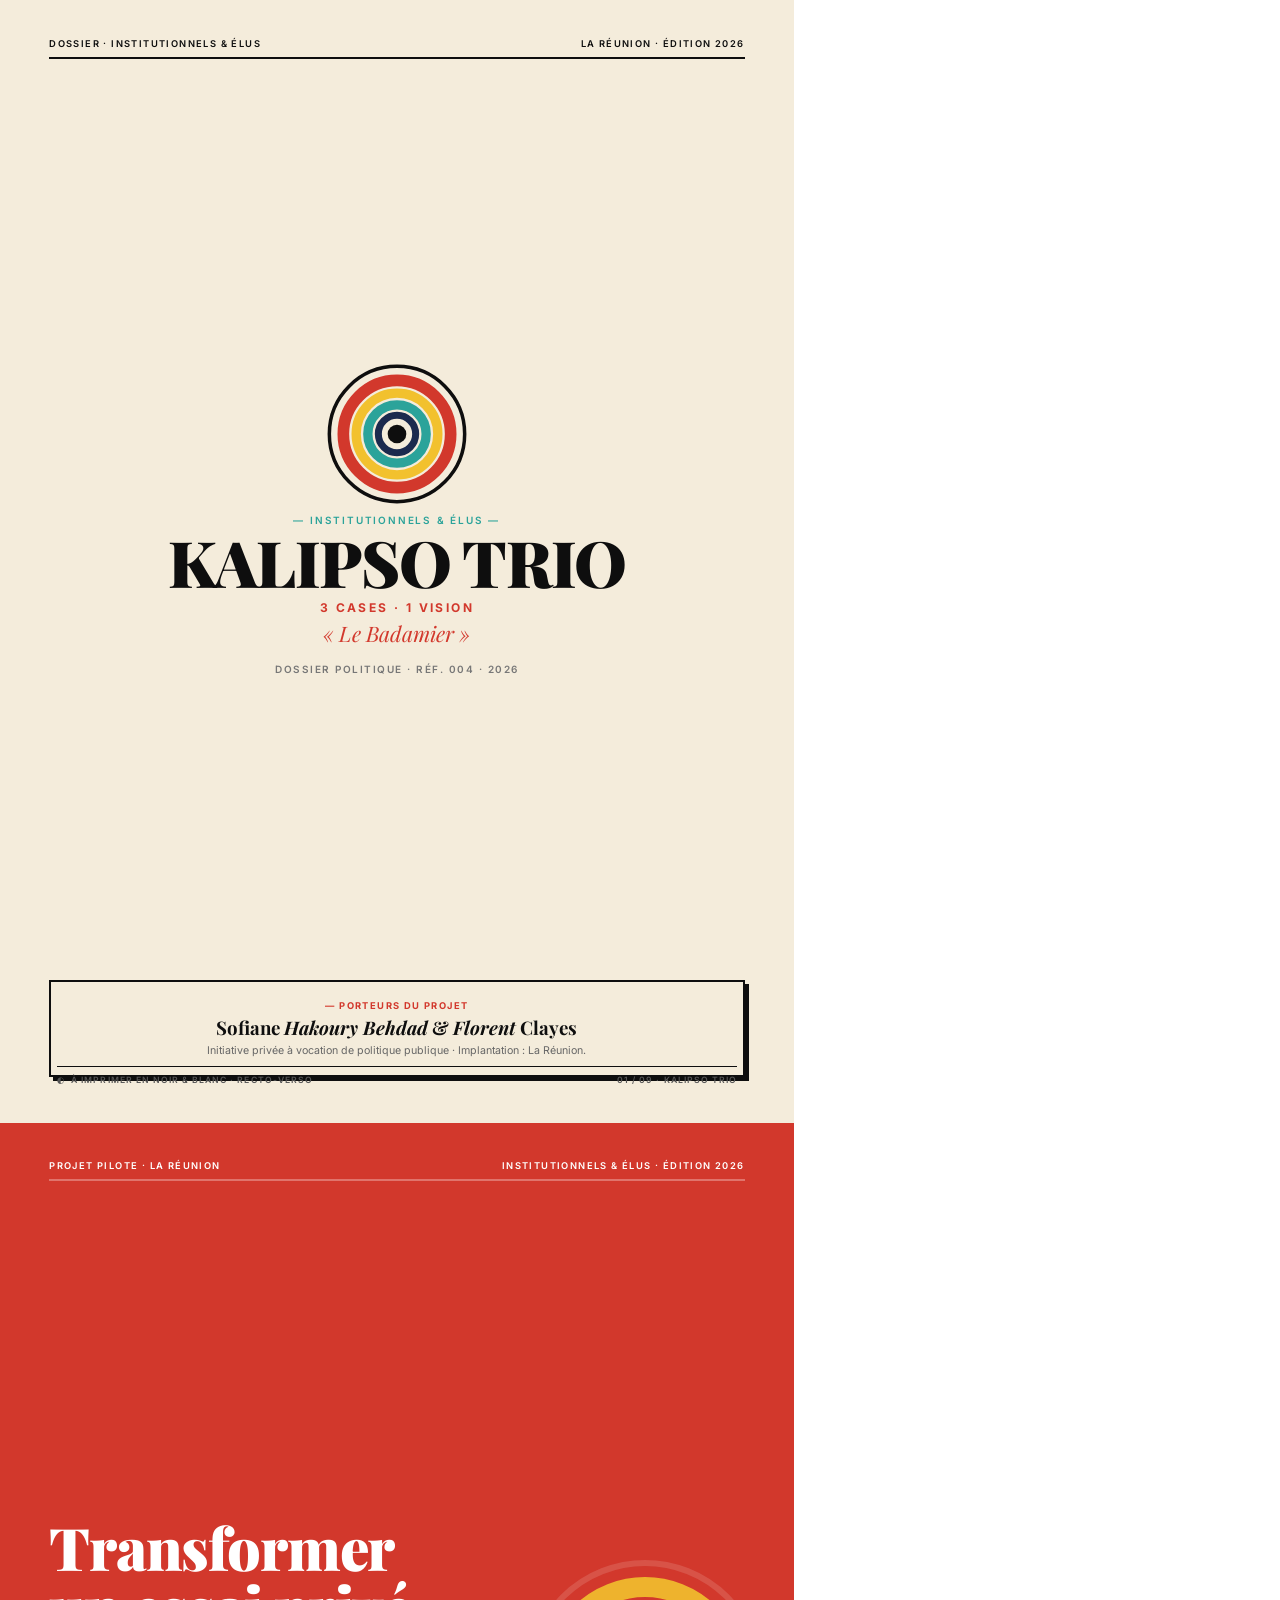
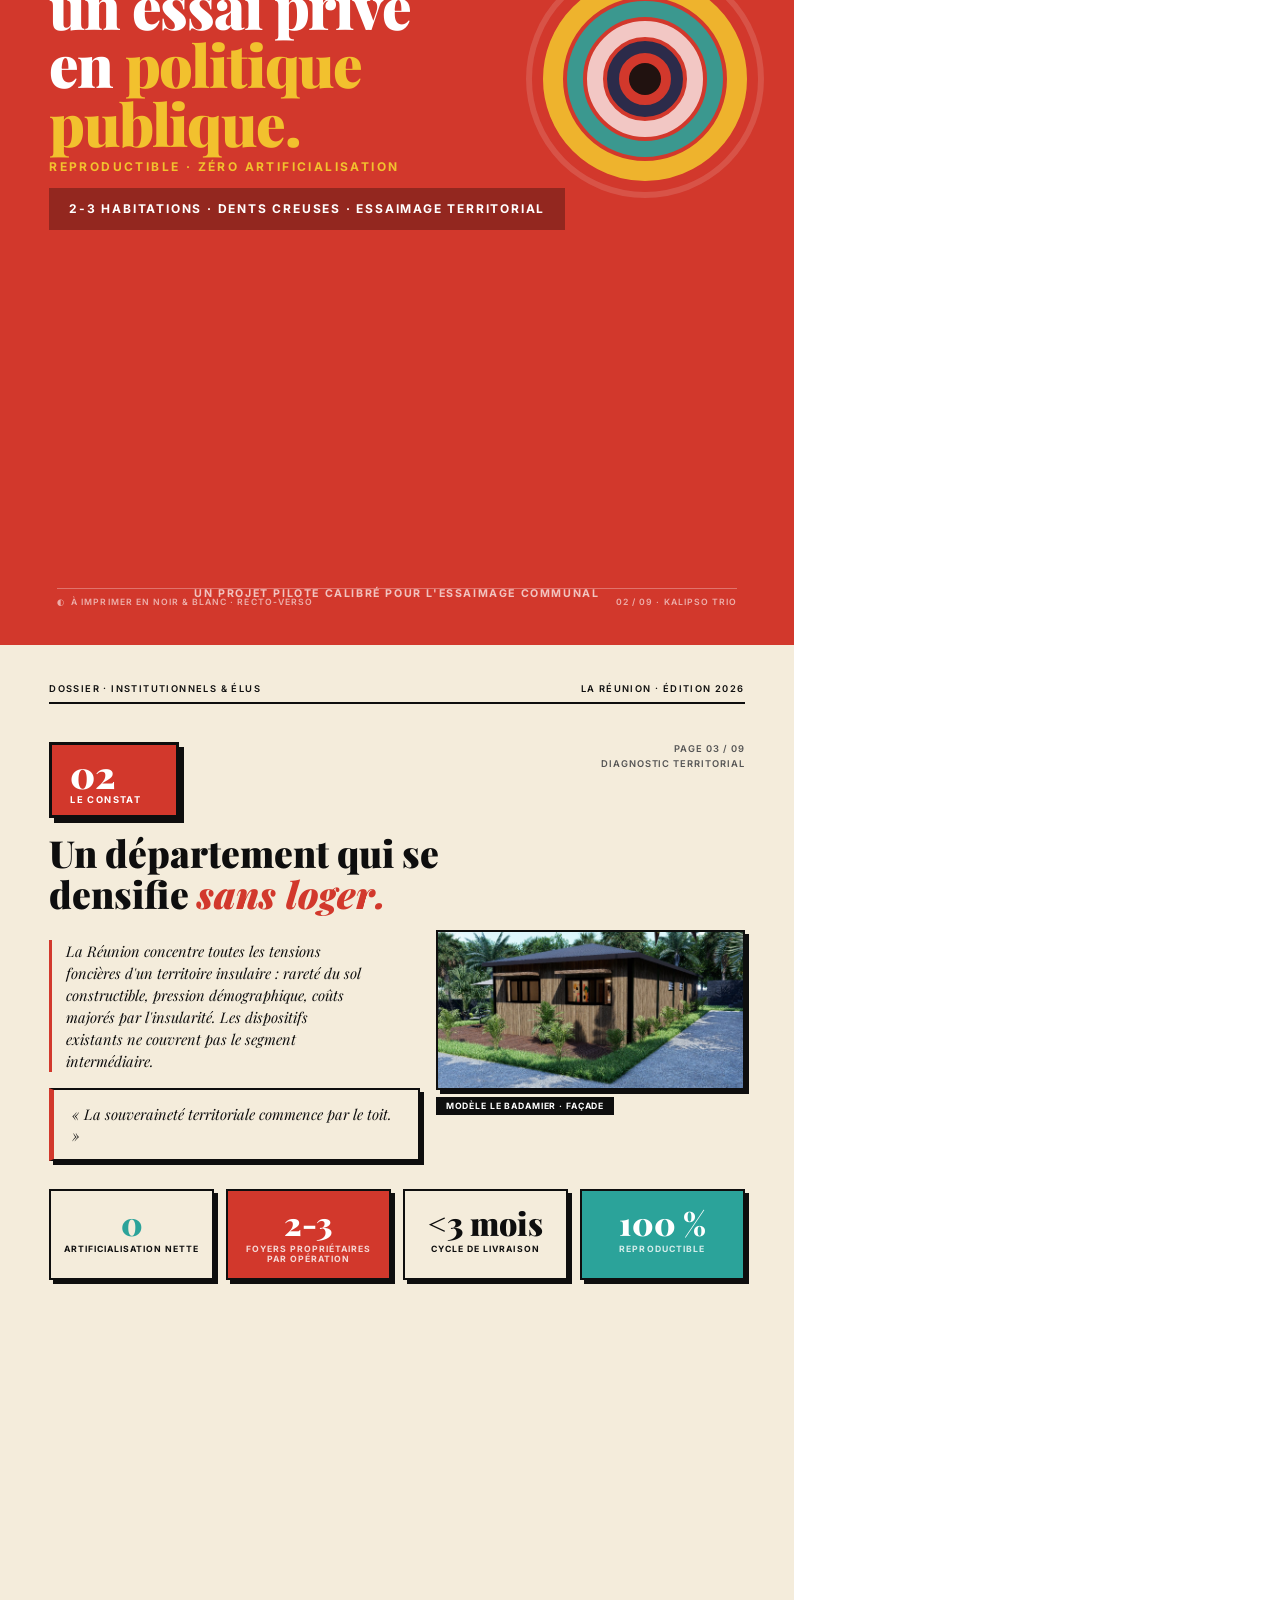
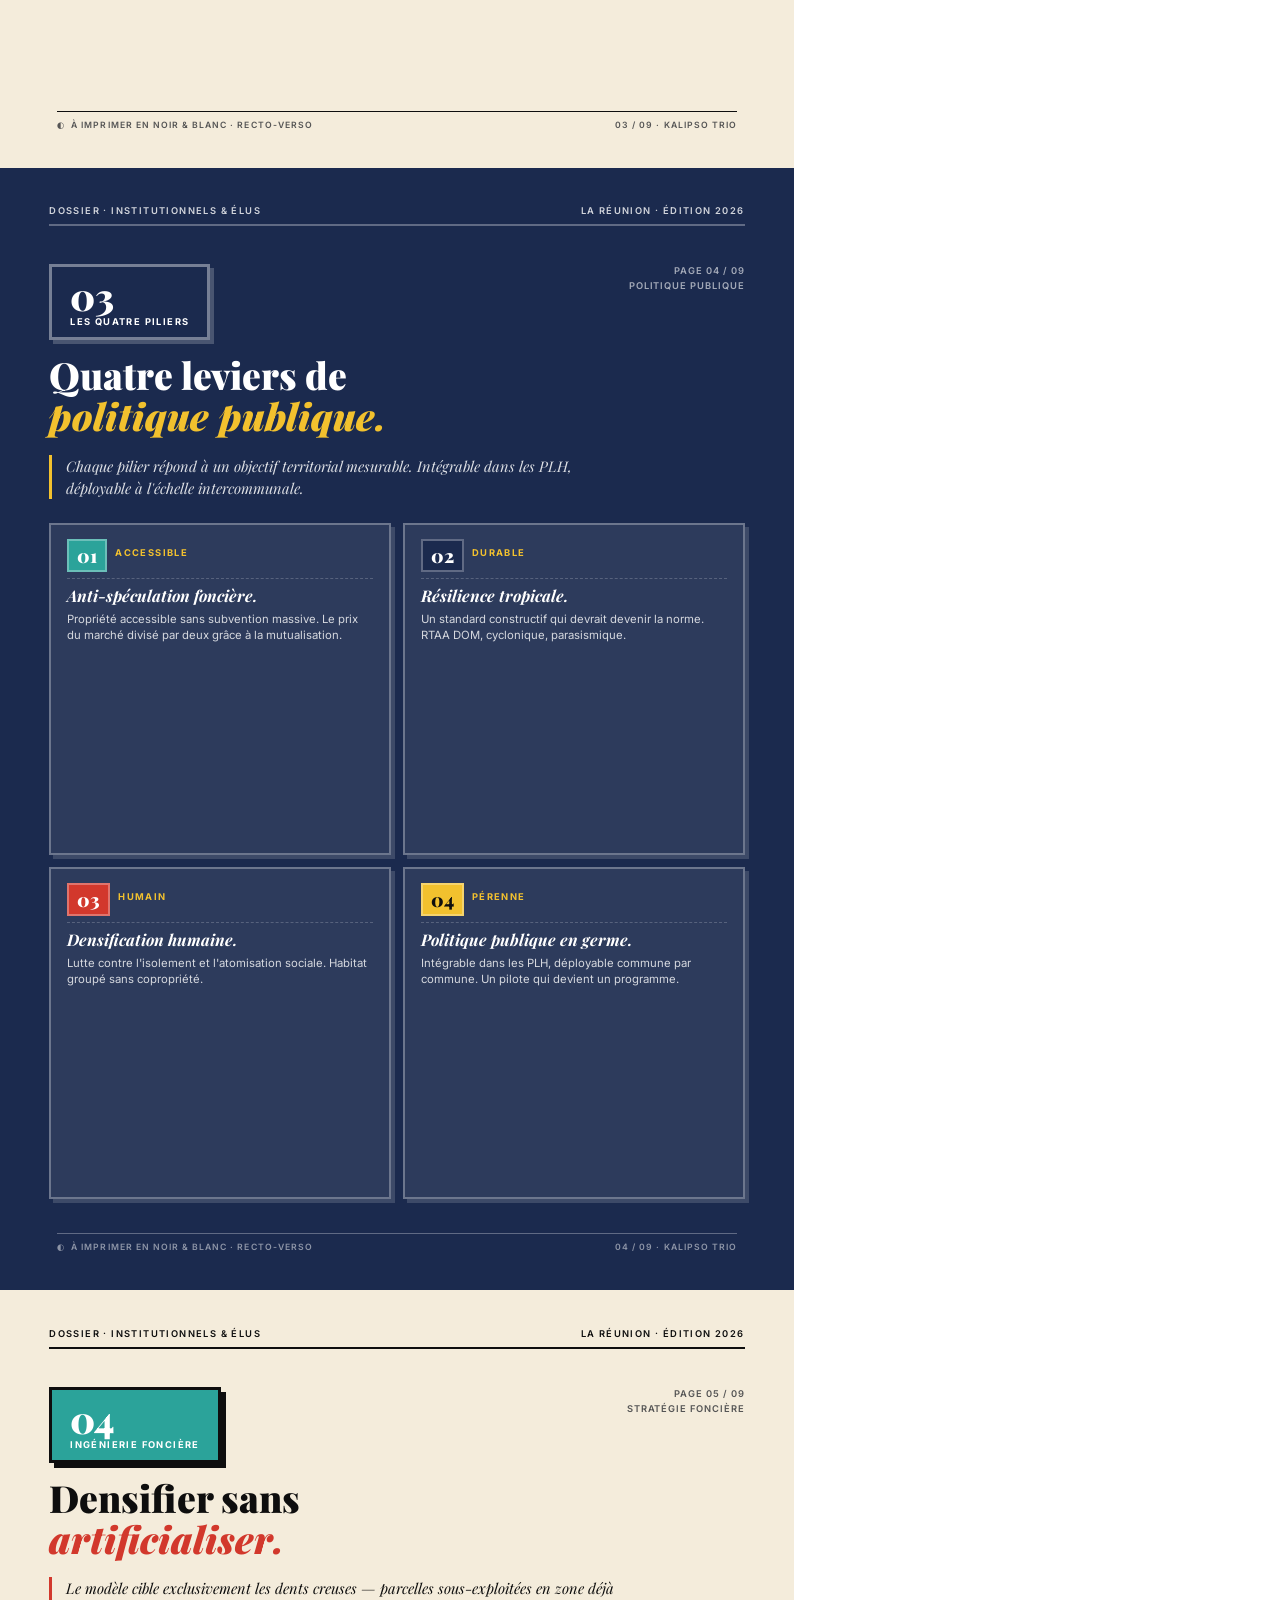
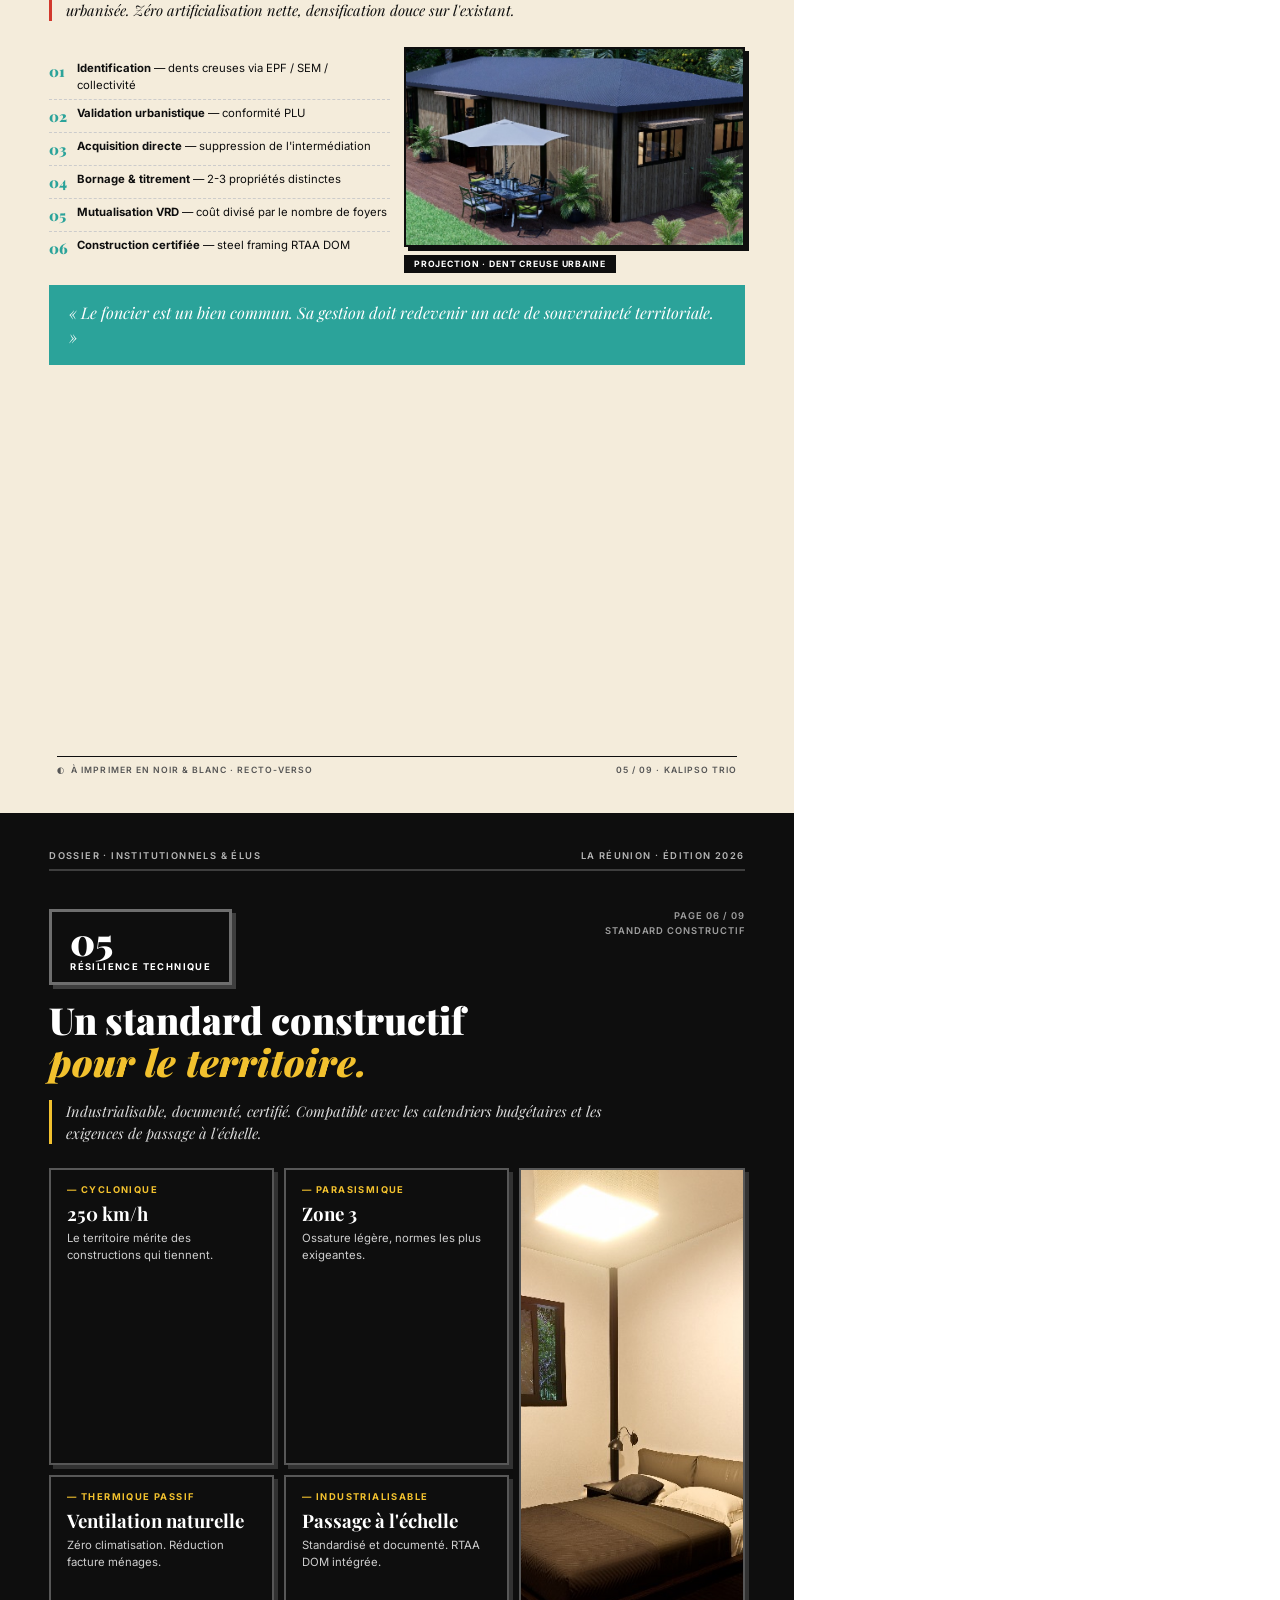
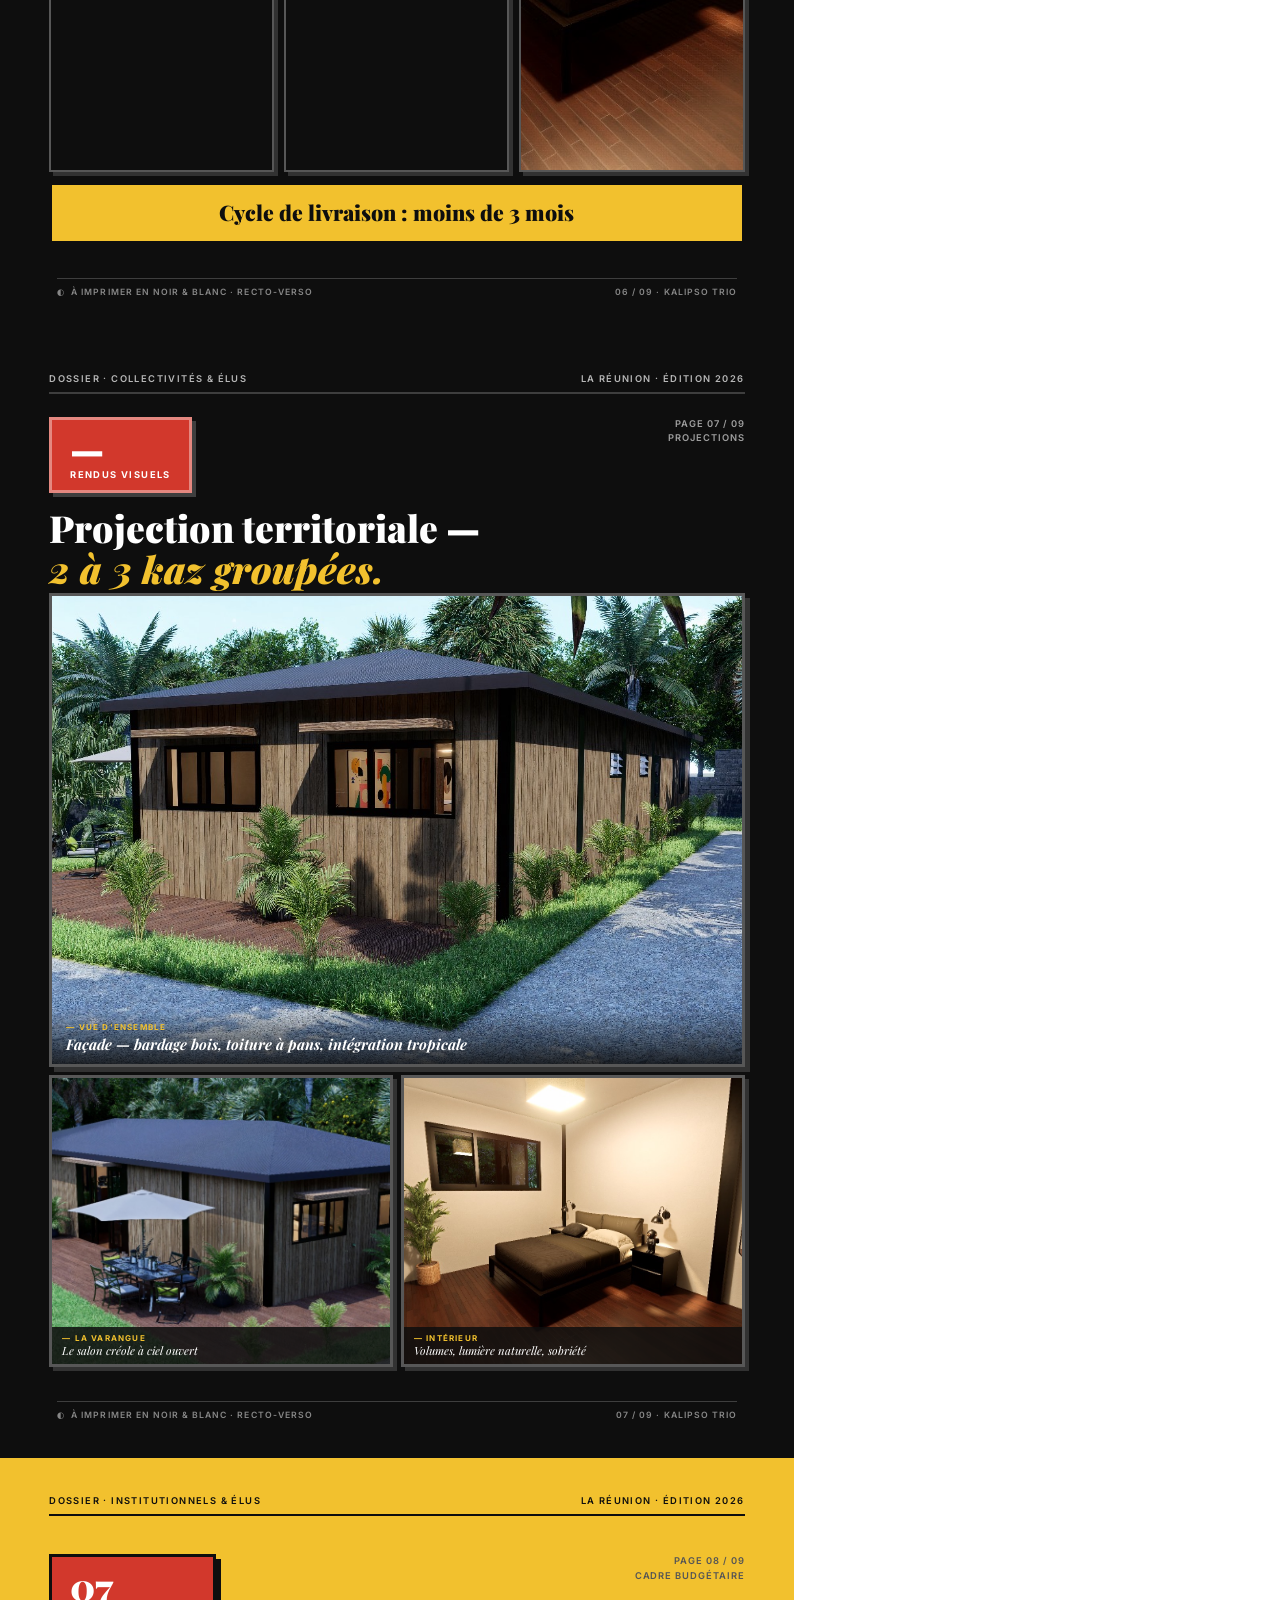
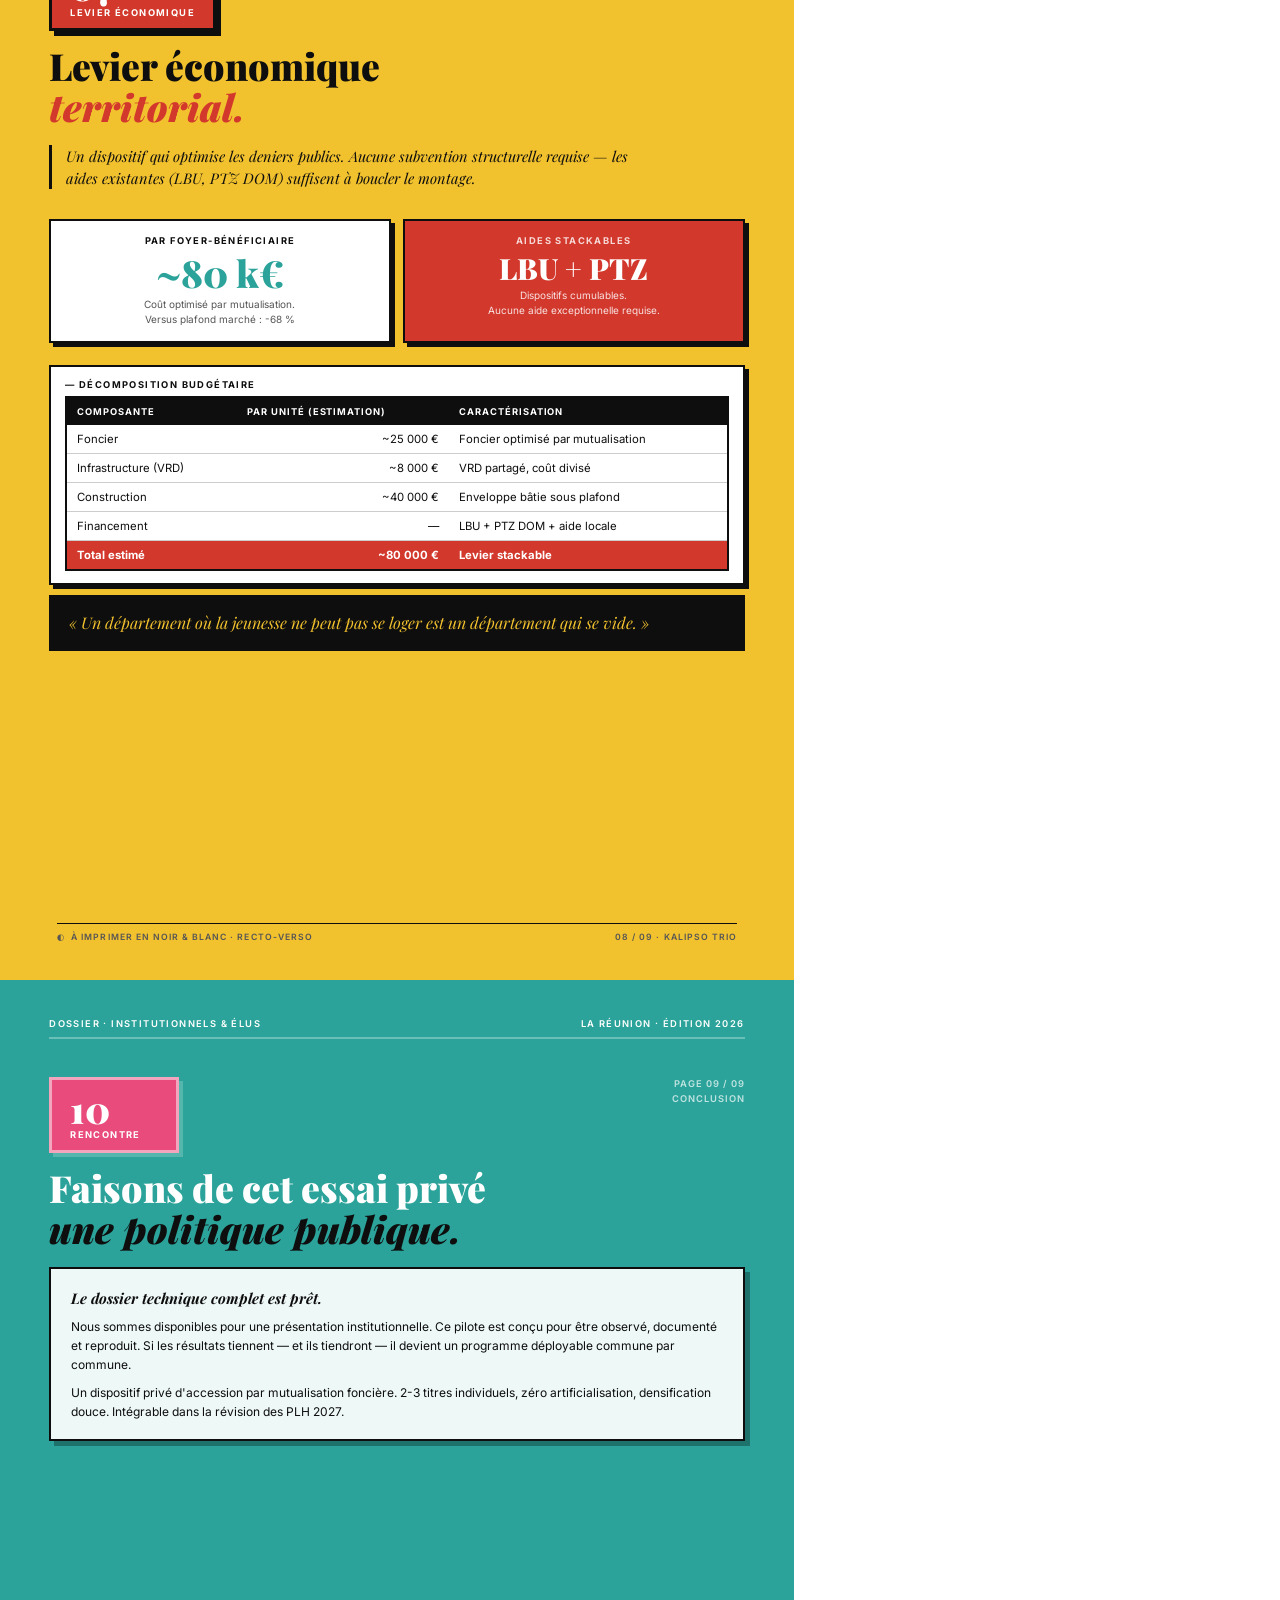
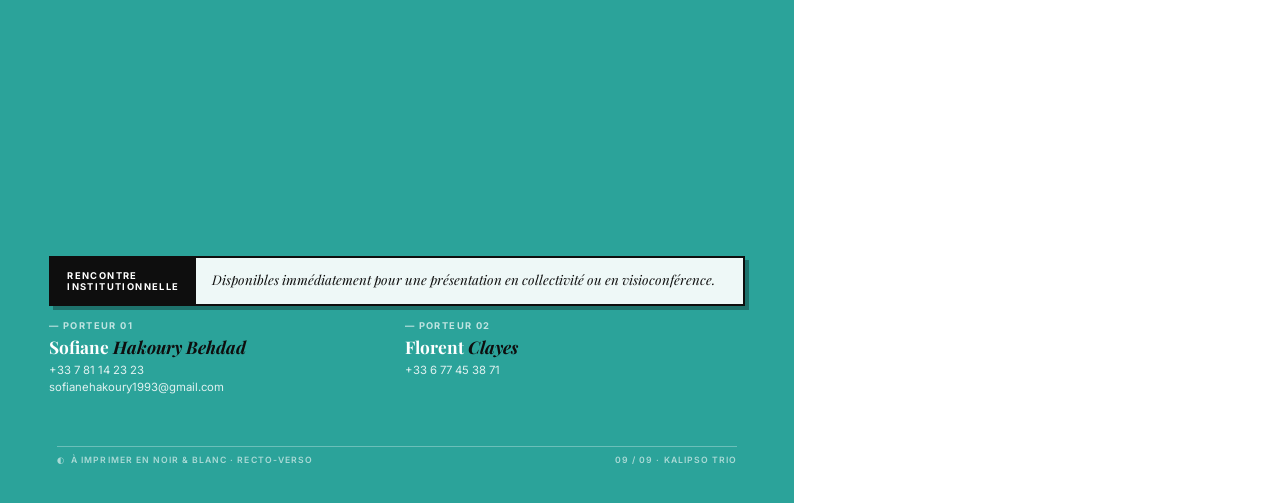
<file: assets/pdf-src/politique.html>
<!DOCTYPE html>
<html lang="fr">
<head>
<meta charset="UTF-8">
<title>Kalipso Trio — Institutionnels & élus</title>
<link href="https://fonts.googleapis.com/css2?family=Playfair+Display:ital,wght@0,400;0,700;0,900;1,400;1,700&family=Inter:wght@400;500;600;700&display=swap" rel="stylesheet">
<style>
@page { size: A4 portrait; margin: 0; }
*, *::before, *::after { box-sizing: border-box; margin: 0; padding: 0; }

:root {
  --ink: #0E0E0E;
  --paper: #F4ECDB;
  --red: #D2382C;
  --navy: #1B2A4E;
  --yellow: #F2C12E;
  --turquoise: #2BA39A;
  --pink: #E94B7C;
  --font-display: 'Playfair Display', Georgia, serif;
  --font-body: 'Inter', system-ui, sans-serif;
}

html, body {
  width: 210mm;
  font-family: var(--font-body);
  color: var(--ink);
  -webkit-print-color-adjust: exact;
  print-color-adjust: exact;
}

/* === PAGE TEMPLATE === */
.page {
  width: 210mm;
  height: 297mm;
  position: relative;
  overflow: hidden;
  page-break-after: always;
  page-break-inside: avoid;
  padding: 10mm 13mm 12mm;
  display: flex;
  flex-direction: column;
  font-size: 95%;
}
.page:last-child { page-break-after: auto; }

/* === HEADER === */
.page-header {
  display: flex;
  justify-content: space-between;
  align-items: center;
  padding-bottom: 8px;
  border-bottom: 2.5px solid var(--ink);
  font-family: var(--font-body);
  font-size: 7pt;
  font-weight: 600;
  letter-spacing: 0.15em;
  text-transform: uppercase;
  flex-shrink: 0;
}

/* === FOOTER === */
.page-footer {
  position: absolute;
  bottom: 10mm;
  left: 15mm;
  right: 15mm;
  display: flex;
  justify-content: space-between;
  align-items: center;
  padding-top: 8px;
  border-top: 1.5px solid var(--ink);
  font-size: 6.5pt;
  font-weight: 600;
  letter-spacing: 0.12em;
  text-transform: uppercase;
  color: #555;
}
.page-footer span:first-child::before {
  content: "\25D0";
  margin-right: 6px;
}

/* === CONTENT AREA === */
.page-body {
  flex: 1;
  display: flex;
  flex-direction: column;
  justify-content: center;
  padding: 6mm 0 12mm;
}

/* === SECTION TAG === */
.section-tag {
  font-family: var(--font-body);
  font-size: 7.5pt;
  font-weight: 600;
  letter-spacing: 0.18em;
  text-transform: uppercase;
  margin-bottom: 4px;
}

/* === SECTION NUMBER BOX === */
.section-box {
  display: inline-flex;
  flex-direction: column;
  padding: 10px 18px;
  border: 3px solid var(--ink);
  box-shadow: 5px 5px 0 var(--ink);
  margin-bottom: 14px;
  min-width: 130px;
}
.section-box__num {
  font-family: var(--font-display);
  font-size: 28pt;
  font-weight: 900;
  line-height: 1;
}
.section-box__title {
  font-family: var(--font-body);
  font-size: 7pt;
  font-weight: 700;
  letter-spacing: 0.15em;
  text-transform: uppercase;
  margin-top: 2px;
}

/* === PAGE INFO (top right) === */
.page-info {
  text-align: right;
  font-size: 7pt;
  font-weight: 600;
  letter-spacing: 0.1em;
  text-transform: uppercase;
  line-height: 1.6;
  color: #555;
}

/* === HEADINGS === */
h1 {
  font-family: var(--font-display);
  font-size: 36pt;
  font-weight: 900;
  line-height: 1.05;
  margin-bottom: 10px;
}
h1 em {
  font-style: italic;
  color: var(--red);
}

h2 {
  font-family: var(--font-display);
  font-size: 28pt;
  font-weight: 900;
  line-height: 1.1;
  margin-bottom: 8px;
}
h2 em {
  font-style: italic;
  color: var(--red);
}

h3 {
  font-family: var(--font-display);
  font-size: 14pt;
  font-weight: 700;
  margin-bottom: 4px;
}

/* === BODY TEXT === */
.lead {
  font-family: var(--font-display);
  font-size: 11pt;
  font-style: italic;
  line-height: 1.5;
  border-left: 3.5px solid var(--red);
  padding-left: 14px;
  margin: 10px 0 16px;
  max-width: 85%;
}
p { font-size: 9pt; line-height: 1.5; }

/* === GRID === */
.grid-2 { display: grid; grid-template-columns: 1fr 1fr; gap: 12px; }
.grid-3 { display: grid; grid-template-columns: 1fr 1fr 1fr; gap: 10px; }
.grid-2x2 { display: grid; grid-template-columns: 1fr 1fr; gap: 12px; }
.grid-top { display: grid; grid-template-columns: 1fr auto; gap: 20px; align-items: start; }

/* === CARDS === */
.card {
  border: 2.5px solid var(--ink);
  box-shadow: 4px 4px 0 var(--ink);
  padding: 14px 16px;
}
.card__tag {
  font-size: 7pt;
  font-weight: 700;
  letter-spacing: 0.15em;
  text-transform: uppercase;
  margin-bottom: 6px;
}
.card__title {
  font-family: var(--font-display);
  font-size: 12pt;
  font-weight: 700;
  font-style: italic;
  margin-bottom: 5px;
}
.card__body { font-size: 8.5pt; line-height: 1.45; color: #333; }

/* === STAT BLOCKS === */
.stat-row {
  display: flex;
  gap: 12px;
  margin: 14px 0;
}
.stat-card {
  flex: 1;
  border: 2.5px solid var(--ink);
  box-shadow: 4px 4px 0 var(--ink);
  padding: 14px 12px;
  text-align: center;
}
.stat-card--filled {
  color: #fff;
}
.stat-value {
  font-family: var(--font-display);
  font-size: 24pt;
  font-weight: 900;
  line-height: 1.1;
}
.stat-label {
  font-size: 6.5pt;
  font-weight: 700;
  letter-spacing: 0.12em;
  text-transform: uppercase;
  margin-top: 4px;
  display: block;
}

/* === QUOTE === */
.quote-block {
  border: 2.5px solid var(--ink);
  border-left: 5px solid var(--red);
  box-shadow: 4px 4px 0 var(--ink);
  padding: 14px 18px;
  margin: 14px 0;
}
.quote-block p {
  font-family: var(--font-display);
  font-size: 11pt;
  font-style: italic;
  line-height: 1.4;
}

/* === BIG QUOTE === */
.quote-banner {
  background: var(--ink);
  color: var(--yellow);
  padding: 16px 20px;
  margin-top: 14px;
}
.quote-banner p {
  font-family: var(--font-display);
  font-size: 12pt;
  font-style: italic;
  color: var(--yellow);
}

/* === TABLE === */
table {
  width: 100%;
  border-collapse: collapse;
  font-size: 8.5pt;
  border: 2.5px solid var(--ink);
}
th {
  background: var(--ink);
  color: #fff;
  font-size: 7pt;
  font-weight: 700;
  letter-spacing: 0.1em;
  text-transform: uppercase;
  padding: 8px 10px;
  text-align: left;
}
td {
  padding: 7px 10px;
  border-bottom: 1px solid #ccc;
}
tr:last-child td { border-bottom: none; }
.row-total {
  background: var(--red);
  color: #fff;
  font-weight: 700;
}
.row-total td { border-bottom: none; }

/* === PHOTO GRID === */
.photo-grid {
  display: grid;
  grid-template-columns: 1.3fr 1fr;
  grid-template-rows: 1fr 1fr;
  gap: 8px;
  flex: 1;
}
.photo-card {
  border: 2.5px solid var(--ink);
  box-shadow: 4px 4px 0 var(--ink);
  overflow: hidden;
  position: relative;
}
.photo-card img {
  width: 100%;
  height: 100%;
  object-fit: cover;
  display: block;
}
.photo-card--main { grid-row: 1 / 3; }
.photo-caption {
  position: absolute;
  bottom: 0;
  left: 0;
  right: 0;
  background: rgba(14,14,14,0.85);
  color: #fff;
  padding: 6px 10px;
}
.photo-caption__tag {
  font-size: 6pt;
  font-weight: 700;
  letter-spacing: 0.15em;
  text-transform: uppercase;
}
.photo-caption__text {
  font-family: var(--font-display);
  font-size: 8.5pt;
  font-style: italic;
  color: var(--yellow);
}

/* === CTA BANNER === */
.cta-banner {
  border: 3px solid var(--ink);
  box-shadow: 5px 5px 0 var(--ink);
  padding: 12px 18px;
  text-align: center;
  margin-top: 10px;
}
.cta-banner p {
  font-family: var(--font-display);
  font-size: 16pt;
  font-weight: 900;
}

/* === OL LIST === */
.step-list {
  list-style: none;
  padding: 0;
  margin: 8px 0;
}
.step-list li {
  font-size: 8.5pt;
  line-height: 1.5;
  padding: 5px 0;
  border-bottom: 1px dashed #ccc;
  display: flex;
  gap: 8px;
}
.step-list li:last-child { border-bottom: none; }
.step-num {
  font-family: var(--font-display);
  font-weight: 900;
  font-size: 11pt;
  color: var(--turquoise);
  min-width: 20px;
}

/* === LOGO === */
.logo-svg { width: 80px; height: 80px; margin: 0 auto 10px; display: block; }
.logo-large { width: 140px; height: 140px; }

/* === COVER SPECIFIC === */
.cover-center {
  text-align: center;
  display: flex;
  flex-direction: column;
  align-items: center;
  justify-content: center;
  flex: 1;
}
.cover-title {
  font-family: var(--font-display);
  font-size: 48pt;
  font-weight: 900;
  letter-spacing: -0.02em;
  line-height: 1;
  margin-bottom: 6px;
}
.cover-subtitle {
  font-size: 9pt;
  font-weight: 700;
  letter-spacing: 0.2em;
  text-transform: uppercase;
  color: var(--red);
  margin-bottom: 4px;
}
.cover-name {
  font-family: var(--font-display);
  font-size: 16pt;
  font-style: italic;
  color: var(--red);
  margin-bottom: 16px;
}
.cover-ref {
  font-size: 7.5pt;
  font-weight: 600;
  letter-spacing: 0.15em;
  text-transform: uppercase;
  color: #777;
}
.cover-bottom {
  border: 2.5px solid var(--ink);
  box-shadow: 4px 4px 0 var(--ink);
  padding: 18px 24px;
  text-align: center;
  margin-top: auto;
  width: 100%;
}
.cover-bottom__tag {
  font-size: 7pt;
  font-weight: 700;
  letter-spacing: 0.15em;
  text-transform: uppercase;
  color: var(--red);
  margin-bottom: 4px;
}
.cover-bottom__names {
  font-family: var(--font-display);
  font-size: 14pt;
  font-weight: 700;
}
.cover-bottom__sub {
  font-size: 8pt;
  color: #666;
  margin-top: 4px;
}

/* === PAGE 2 HERO === */
.hero-page {
  background: var(--red);
  color: #fff;
}
.hero-page .page-header { border-color: rgba(255,255,255,0.3); color: #fff; }
.hero-page .page-footer { border-color: rgba(255,255,255,0.3); color: rgba(255,255,255,0.6); }
.hero-body {
  flex: 1;
  display: flex;
  align-items: center;
  padding: 0;
  position: relative;
}
.hero-text { flex: 1; z-index: 1; }
.hero-text .cover-title { font-size: 56pt; color: #fff; text-align: left; }
.hero-text .cover-subtitle { color: var(--yellow); }
.hero-text .cover-name { color: var(--yellow); font-size: 20pt; }
.hero-logo-wrap {
  position: absolute;
  right: -20px;
  top: 50%;
  transform: translateY(-50%);
  width: 240px;
  height: 240px;
  opacity: 0.9;
}
.hero-banner {
  background: rgba(0,0,0,0.3);
  padding: 12px 20px;
  margin: 10px 0;
  display: inline-block;
}
.hero-banner p {
  font-size: 9pt;
  font-weight: 700;
  letter-spacing: 0.15em;
  text-transform: uppercase;
  color: #fff;
}
.hero-divider {
  width: 100%;
  height: 16px;
  margin: 16px 0 0;
}
.hero-bottom {
  text-align: center;
  padding: 10px 0 0;
  font-size: 8pt;
  font-weight: 700;
  letter-spacing: 0.15em;
  text-transform: uppercase;
  color: rgba(255,255,255,0.7);
}

/* === SECTION COLORED BACKGROUNDS === */
.page--navy { background: var(--navy); color: #fff; }
.page--navy .page-header { border-color: rgba(255,255,255,0.3); color: rgba(255,255,255,0.8); }
.page--navy .page-footer { border-color: rgba(255,255,255,0.3); color: rgba(255,255,255,0.5); }
.page--navy h2 em { color: var(--yellow); }
.page--navy .lead { border-color: var(--yellow); }
.page--navy .card { background: rgba(255,255,255,0.08); border-color: rgba(255,255,255,0.3); box-shadow: 4px 4px 0 rgba(255,255,255,0.15); color: #fff; }
.page--navy .card__tag { color: var(--yellow); }
.page--navy .card__body { color: rgba(255,255,255,0.8); }

.page--yellow { background: var(--yellow); }
.page--yellow .section-box { background: var(--red); color: #fff; }
.page--yellow .lead { border-color: var(--ink); }
.page--yellow .stat-card { background: #fff; }

.page--turquoise { background: var(--turquoise); color: #fff; }
.page--turquoise .page-header { border-color: rgba(255,255,255,0.3); color: #fff; }
.page--turquoise .page-footer { border-color: rgba(255,255,255,0.3); color: rgba(255,255,255,0.6); }
.page--turquoise h2 em { color: var(--ink); }
.page--turquoise .section-box { background: var(--pink); }

.page--dark { background: var(--ink); color: #fff; }
.page--dark .page-header { border-color: rgba(255,255,255,0.2); color: rgba(255,255,255,0.7); }
.page--dark .page-footer { border-color: rgba(255,255,255,0.2); color: rgba(255,255,255,0.5); }
.page--dark .photo-card { border-color: rgba(255,255,255,0.3); box-shadow: 4px 4px 0 rgba(255,255,255,0.15); }

/* === PHOTO SPREAD PAGE === */
.photo-spread { display: flex; flex-direction: column; gap: 8px; flex: 1; }
.photo-spread__hero { flex: 1.6; border: 3px solid rgba(255,255,255,0.3); box-shadow: 5px 5px 0 rgba(255,255,255,0.15); overflow: hidden; position: relative; }
.photo-spread__hero img { width: 100%; height: 100%; object-fit: cover; display: block; }
.photo-spread__hero .photo-label { position: absolute; bottom: 0; left: 0; right: 0; background: linear-gradient(transparent, rgba(14,14,14,0.85)); padding: 12px 14px 10px; }
.photo-spread__hero .photo-label__tag { font-size: 6pt; font-weight: 700; letter-spacing: 0.15em; text-transform: uppercase; color: var(--yellow); }
.photo-spread__hero .photo-label__title { font-family: var(--font-display); font-size: 11pt; font-weight: 700; font-style: italic; color: #fff; margin-top: 2px; }
.photo-spread__row { display: grid; grid-template-columns: 1fr 1fr; gap: 8px; flex: 1; }
.photo-spread__card { border: 3px solid rgba(255,255,255,0.3); box-shadow: 4px 4px 0 rgba(255,255,255,0.15); overflow: hidden; position: relative; }
.photo-spread__card img { width: 100%; height: 100%; object-fit: cover; display: block; }
.photo-spread__card .photo-label { position: absolute; bottom: 0; left: 0; right: 0; background: rgba(14,14,14,0.85); padding: 6px 10px; }
.photo-spread__card .photo-label__tag { font-size: 6pt; font-weight: 700; letter-spacing: 0.15em; text-transform: uppercase; color: var(--yellow); }
.photo-spread__card .photo-label__title { font-family: var(--font-display); font-size: 8.5pt; font-style: italic; color: #fff; }

/* === MAP PLACEHOLDER === */
.map-img {
  width: 100%;
  height: 180px;
  object-fit: cover;
  border: 2.5px solid var(--ink);
  box-shadow: 4px 4px 0 var(--ink);
}

/* AIDE CARDS */
.aide-row { display: flex; gap: 10px; margin-top: 10px; }
.aide-card {
  flex: 1;
  border: 2.5px solid var(--ink);
  box-shadow: 4px 4px 0 var(--ink);
  padding: 10px 12px;
}
.aide-card h4 { font-family: var(--font-display); font-size: 13pt; font-weight: 700; }
.aide-card p { font-size: 8pt; color: #555; margin-top: 2px; }
.aide-card small { font-size: 6.5pt; color: #888; }
</style>
</head>
<body>

<!-- ========== PAGE 1 — COVER ========== -->
<div class="page" style="background: var(--paper);">
  <div class="page-header">
    <span>Dossier · Institutionnels & élus</span>
    <span>La Réunion · Édition 2026</span>
  </div>
  <div class="cover-center">
    <svg class="logo-svg logo-large" viewBox="0 0 120 120" xmlns="http://www.w3.org/2000/svg">
      <circle cx="60" cy="60" r="58" fill="#F4ECDB" stroke="#0E0E0E" stroke-width="3"/>
      <circle cx="60" cy="60" r="46" fill="none" stroke="#D2382C" stroke-width="10"/>
      <circle cx="60" cy="60" r="35" fill="none" stroke="#F2C12E" stroke-width="8"/>
      <circle cx="60" cy="60" r="25" fill="none" stroke="#2BA39A" stroke-width="8"/>
      <circle cx="60" cy="60" r="16" fill="none" stroke="#1B2A4E" stroke-width="6"/>
      <circle cx="60" cy="60" r="8" fill="#0E0E0E"/>
    </svg>
    <div class="section-tag" style="color: var(--turquoise);">— Institutionnels & élus —</div>
    <div class="cover-title">KALIPSO TRIO</div>
    <div class="cover-subtitle">3 cases · 1 vision</div>
    <div class="cover-name">« Le Badamier »</div>
    <div class="cover-ref">Dossier politique · Réf. 004 · 2026</div>
  </div>
  <div class="cover-bottom">
    <div class="cover-bottom__tag">— Porteurs du projet</div>
    <div class="cover-bottom__names">Sofiane <em>Hakoury Behdad</em> & <em>Florent</em> Clayes</div>
    <div class="cover-bottom__sub">Initiative privée à vocation de politique publique · Implantation : La Réunion.</div>
  </div>
  <div class="page-footer">
    <span>À imprimer en noir & blanc · recto-verso</span>
    <span>01 / 09 · Kalipso Trio</span>
  </div>
</div>

<!-- ========== PAGE 2 — HERO ========== -->
<div class="page hero-page">
  <div class="page-header">
    <span>Projet pilote · La Réunion</span>
    <span>Institutionnels & élus · Édition 2026</span>
  </div>
  <div class="hero-body">
    <div class="hero-text">
      <div class="cover-title" style="font-size: 44pt;">Transformer<br>un essai privé<br>en <span style="color:var(--yellow);">politique<br>publique.</span></div>
      <div class="cover-subtitle" style="color: var(--yellow);">Reproductible · Zéro artificialisation</div>
      <div class="hero-banner">
        <p>2-3 habitations · Dents creuses · Essaimage territorial</p>
      </div>
    </div>
    <div class="hero-logo-wrap">
      <svg viewBox="0 0 120 120" xmlns="http://www.w3.org/2000/svg" width="240" height="240">
        <circle cx="60" cy="60" r="58" fill="none" stroke="rgba(255,255,255,0.15)" stroke-width="3"/>
        <circle cx="60" cy="60" r="46" fill="none" stroke="#F2C12E" stroke-width="10"/>
        <circle cx="60" cy="60" r="35" fill="none" stroke="#2BA39A" stroke-width="8"/>
        <circle cx="60" cy="60" r="25" fill="none" stroke="rgba(255,255,255,0.8)" stroke-width="8"/>
        <circle cx="60" cy="60" r="16" fill="none" stroke="#1B2A4E" stroke-width="6"/>
        <circle cx="60" cy="60" r="8" fill="#0E0E0E"/>
      </svg>
    </div>
  </div>
  <div class="hero-bottom">Un projet pilote calibré pour l'essaimage communal</div>
  <div class="page-footer">
    <span>À imprimer en noir & blanc · recto-verso</span>
    <span>02 / 09 · Kalipso Trio</span>
  </div>
</div>

<!-- ========== PAGE 3 — LE CONSTAT ========== -->
<div class="page" style="background: var(--paper);">
  <div class="page-header">
    <span>Dossier · Institutionnels & élus</span>
    <span>La Réunion · Édition 2026</span>
  </div>
  <div class="page-body" style="justify-content: flex-start; padding-top: 10mm;">
    <div class="grid-top">
      <div>
        <div class="section-box" style="background: var(--red); color: #fff;">
          <span class="section-box__num">02</span>
          <span class="section-box__title">Le constat</span>
        </div>
      </div>
      <div class="page-info">Page 03 / 09<br>Diagnostic territorial</div>
    </div>
    <h2>Un département qui se<br>densifie <em>sans loger.</em></h2>
    <div style="display: grid; grid-template-columns: 1.2fr 1fr; gap: 16px; margin-top: 8px;">
      <div>
        <p class="lead">La Réunion concentre toutes les tensions foncières d'un territoire insulaire : rareté du sol constructible, pression démographique, coûts majorés par l'insularité. Les dispositifs existants ne couvrent pas le segment intermédiaire.</p>
        <div class="quote-block" style="margin-top:12px;">
          <p>« La souveraineté territoriale commence par le toit. »</p>
        </div>
      </div>
      <div>
        <img src="../img/facade.jpg" alt="Façade Le Badamier" style="width:100%; height:160px; object-fit:cover; border:2.5px solid var(--ink); box-shadow:4px 4px 0 var(--ink);">
        <div style="background:var(--ink); color:#fff; padding:4px 10px; font-size:6.5pt; font-weight:700; letter-spacing:0.1em; text-transform:uppercase; display:inline-block;">Modèle Le Badamier · Façade</div>
      </div>
    </div>
    <div class="stat-row" style="margin-top:14px;">
      <div class="stat-card">
        <div class="stat-value" style="color:var(--turquoise);">0</div>
        <span class="stat-label">Artificialisation nette</span>
      </div>
      <div class="stat-card stat-card--filled" style="background: var(--red);">
        <div class="stat-value">2-3</div>
        <span class="stat-label" style="color:rgba(255,255,255,0.8);">Foyers propriétaires par opération</span>
      </div>
      <div class="stat-card">
        <div class="stat-value">&lt;3 mois</div>
        <span class="stat-label">Cycle de livraison</span>
      </div>
      <div class="stat-card stat-card--filled" style="background: var(--turquoise);">
        <div class="stat-value">100 %</div>
        <span class="stat-label" style="color:rgba(255,255,255,0.8);">Reproductible</span>
      </div>
    </div>
  </div>
  <div class="page-footer">
    <span>À imprimer en noir & blanc · recto-verso</span>
    <span>03 / 09 · Kalipso Trio</span>
  </div>
</div>

<!-- ========== PAGE 4 — LES 4 PILIERS ========== -->
<div class="page page--navy">
  <div class="page-header">
    <span>Dossier · Institutionnels & élus</span>
    <span>La Réunion · Édition 2026</span>
  </div>
  <div class="page-body" style="justify-content: flex-start; padding-top: 10mm;">
    <div class="grid-top">
      <div>
        <div class="section-box" style="background: var(--navy); color: #fff; border-color: rgba(255,255,255,0.4); box-shadow: 4px 4px 0 rgba(255,255,255,0.2);">
          <span class="section-box__num">03</span>
          <span class="section-box__title">Les quatre piliers</span>
        </div>
      </div>
      <div class="page-info" style="color:rgba(255,255,255,0.6);">Page 04 / 09<br>Politique publique</div>
    </div>
    <h2>Quatre leviers de<br><em>politique publique.</em></h2>
    <p class="lead" style="color:rgba(255,255,255,0.85); border-color:var(--yellow);">Chaque pilier répond à un objectif territorial mesurable. Intégrable dans les PLH, déployable à l'échelle intercommunale.</p>
    <div class="grid-2x2" style="margin-top: 8px; flex:1;">
      <div class="card">
        <div style="display:flex; align-items:center; gap:8px; margin-bottom:6px;">
          <span style="background:var(--turquoise);color:#fff;font-family:var(--font-display);font-weight:900;font-size:14pt;padding:2px 8px;border:2px solid rgba(255,255,255,0.3);">01</span>
          <span class="card__tag" style="color:var(--yellow);">Accessible</span>
        </div>
        <hr style="border:none;border-top:1.5px dashed rgba(255,255,255,0.2);margin-bottom:6px;">
        <div class="card__title" style="color:#fff;">Anti-spéculation foncière.</div>
        <p class="card__body">Propriété accessible sans subvention massive. Le prix du marché divisé par deux grâce à la mutualisation.</p>
      </div>
      <div class="card">
        <div style="display:flex; align-items:center; gap:8px; margin-bottom:6px;">
          <span style="background:var(--navy);color:#fff;font-family:var(--font-display);font-weight:900;font-size:14pt;padding:2px 8px;border:2px solid rgba(255,255,255,0.3);">02</span>
          <span class="card__tag" style="color:var(--yellow);">Durable</span>
        </div>
        <hr style="border:none;border-top:1.5px dashed rgba(255,255,255,0.2);margin-bottom:6px;">
        <div class="card__title" style="color:#fff;">Résilience tropicale.</div>
        <p class="card__body">Un standard constructif qui devrait devenir la norme. RTAA DOM, cyclonique, parasismique.</p>
      </div>
      <div class="card">
        <div style="display:flex; align-items:center; gap:8px; margin-bottom:6px;">
          <span style="background:var(--red);color:#fff;font-family:var(--font-display);font-weight:900;font-size:14pt;padding:2px 8px;border:2px solid rgba(255,255,255,0.3);">03</span>
          <span class="card__tag" style="color:var(--yellow);">Humain</span>
        </div>
        <hr style="border:none;border-top:1.5px dashed rgba(255,255,255,0.2);margin-bottom:6px;">
        <div class="card__title" style="color:#fff;">Densification humaine.</div>
        <p class="card__body">Lutte contre l'isolement et l'atomisation sociale. Habitat groupé sans copropriété.</p>
      </div>
      <div class="card">
        <div style="display:flex; align-items:center; gap:8px; margin-bottom:6px;">
          <span style="background:var(--yellow);color:var(--ink);font-family:var(--font-display);font-weight:900;font-size:14pt;padding:2px 8px;border:2px solid rgba(255,255,255,0.3);">04</span>
          <span class="card__tag" style="color:var(--yellow);">Pérenne</span>
        </div>
        <hr style="border:none;border-top:1.5px dashed rgba(255,255,255,0.2);margin-bottom:6px;">
        <div class="card__title" style="color:#fff;">Politique publique en germe.</div>
        <p class="card__body">Intégrable dans les PLH, déployable commune par commune. Un pilote qui devient un programme.</p>
      </div>
    </div>
  </div>
  <div class="page-footer">
    <span>À imprimer en noir & blanc · recto-verso</span>
    <span>04 / 09 · Kalipso Trio</span>
  </div>
</div>

<!-- ========== PAGE 5 — INGÉNIERIE FONCIÈRE ========== -->
<div class="page" style="background: var(--paper);">
  <div class="page-header">
    <span>Dossier · Institutionnels & élus</span>
    <span>La Réunion · Édition 2026</span>
  </div>
  <div class="page-body" style="justify-content: flex-start; padding-top: 10mm;">
    <div class="grid-top">
      <div>
        <div class="section-box" style="background: var(--turquoise); color: #fff;">
          <span class="section-box__num">04</span>
          <span class="section-box__title">Ingénierie foncière</span>
        </div>
      </div>
      <div class="page-info">Page 05 / 09<br>Stratégie foncière</div>
    </div>
    <h2>Densifier sans<br><em>artificialiser.</em></h2>
    <p class="lead">Le modèle cible exclusivement les dents creuses — parcelles sous-exploitées en zone déjà urbanisée. Zéro artificialisation nette, densification douce sur l'existant.</p>
    <div style="display:grid; grid-template-columns: 1fr 1fr; gap:14px; margin-top:10px;">
      <div>
        <ol class="step-list">
          <li><span class="step-num">01</span> <span><strong>Identification</strong> — dents creuses via EPF / SEM / collectivité</span></li>
          <li><span class="step-num">02</span> <span><strong>Validation urbanistique</strong> — conformité PLU</span></li>
          <li><span class="step-num">03</span> <span><strong>Acquisition directe</strong> — suppression de l'intermédiation</span></li>
          <li><span class="step-num">04</span> <span><strong>Bornage & titrement</strong> — 2-3 propriétés distinctes</span></li>
          <li><span class="step-num">05</span> <span><strong>Mutualisation VRD</strong> — coût divisé par le nombre de foyers</span></li>
          <li><span class="step-num">06</span> <span><strong>Construction certifiée</strong> — steel framing RTAA DOM</span></li>
        </ol>
      </div>
      <div>
        <img src="../img/terrasse.jpg" alt="Terrasse Le Badamier" style="width:100%; height:200px; object-fit:cover; border:2.5px solid var(--ink); box-shadow:4px 4px 0 var(--ink);">
        <div style="background:var(--ink); color:#fff; padding:4px 10px; font-size:6.5pt; font-weight:700; letter-spacing:0.1em; text-transform:uppercase; display:inline-block; margin-top:4px;">Projection · Dent creuse urbaine</div>
      </div>
    </div>
    <div class="quote-banner" style="background:var(--turquoise); margin-top:12px;">
      <p style="color:#fff;">« Le foncier est un bien commun. Sa gestion doit redevenir un acte de souveraineté territoriale. »</p>
    </div>
  </div>
  <div class="page-footer">
    <span>À imprimer en noir & blanc · recto-verso</span>
    <span>05 / 09 · Kalipso Trio</span>
  </div>
</div>

<!-- ========== PAGE 6 — RÉSILIENCE TECHNIQUE ========== -->
<div class="page page--dark">
  <div class="page-header">
    <span>Dossier · Institutionnels & élus</span>
    <span>La Réunion · Édition 2026</span>
  </div>
  <div class="page-body" style="justify-content: flex-start; padding-top: 10mm;">
    <div class="grid-top">
      <div>
        <div class="section-box" style="background: var(--ink); color: #fff; border-color: rgba(255,255,255,0.4); box-shadow: 4px 4px 0 rgba(255,255,255,0.2);">
          <span class="section-box__num">05</span>
          <span class="section-box__title">Résilience technique</span>
        </div>
      </div>
      <div class="page-info" style="color:rgba(255,255,255,0.6);">Page 06 / 09<br>Standard constructif</div>
    </div>
    <h2 style="color:#fff;">Un standard constructif<br><em style="color:var(--yellow);">pour le territoire.</em></h2>
    <p class="lead" style="color:rgba(255,255,255,0.85); border-color:var(--yellow);">Industrialisable, documenté, certifié. Compatible avec les calendriers budgétaires et les exigences de passage à l'échelle.</p>
    <div style="display:grid; grid-template-columns: 1fr 1fr 1fr; grid-template-rows: 1fr 1fr; gap:10px; margin-top:8px; flex:1;">
      <div class="photo-card" style="border-color:rgba(255,255,255,0.3); box-shadow:4px 4px 0 rgba(255,255,255,0.15); padding:14px 16px;">
        <div style="font-size:7pt; font-weight:700; letter-spacing:0.15em; text-transform:uppercase; color:var(--yellow); margin-bottom:6px;">— Cyclonique</div>
        <h3 style="color:#fff;">250 km/h</h3>
        <p style="font-size:8.5pt; color:rgba(255,255,255,0.8);">Le territoire mérite des constructions qui tiennent.</p>
      </div>
      <div class="photo-card" style="border-color:rgba(255,255,255,0.3); box-shadow:4px 4px 0 rgba(255,255,255,0.15); padding:14px 16px;">
        <div style="font-size:7pt; font-weight:700; letter-spacing:0.15em; text-transform:uppercase; color:var(--yellow); margin-bottom:6px;">— Parasismique</div>
        <h3 style="color:#fff;">Zone 3</h3>
        <p style="font-size:8.5pt; color:rgba(255,255,255,0.8);">Ossature légère, normes les plus exigeantes.</p>
      </div>
      <div class="photo-card" style="grid-row: 1 / 3; grid-column: 3; border-color:rgba(255,255,255,0.3); box-shadow:4px 4px 0 rgba(255,255,255,0.15); overflow:hidden;">
        <img src="../img/interieur.jpg" alt="Intérieur" style="width:100%;height:100%;object-fit:cover;border-radius:0;">
      </div>
      <div class="photo-card" style="border-color:rgba(255,255,255,0.3); box-shadow:4px 4px 0 rgba(255,255,255,0.15); padding:14px 16px;">
        <div style="font-size:7pt; font-weight:700; letter-spacing:0.15em; text-transform:uppercase; color:var(--yellow); margin-bottom:6px;">— Thermique passif</div>
        <h3 style="color:#fff;">Ventilation naturelle</h3>
        <p style="font-size:8.5pt; color:rgba(255,255,255,0.8);">Zéro climatisation. Réduction facture ménages.</p>
      </div>
      <div class="photo-card" style="border-color:rgba(255,255,255,0.3); box-shadow:4px 4px 0 rgba(255,255,255,0.15); padding:14px 16px;">
        <div style="font-size:7pt; font-weight:700; letter-spacing:0.15em; text-transform:uppercase; color:var(--yellow); margin-bottom:6px;">— Industrialisable</div>
        <h3 style="color:#fff;">Passage à l'échelle</h3>
        <p style="font-size:8.5pt; color:rgba(255,255,255,0.8);">Standardisé et documenté. RTAA DOM intégrée.</p>
      </div>
    </div>
    <div class="cta-banner" style="background:var(--yellow); border-color:var(--ink);">
      <p style="color:var(--ink);">Cycle de livraison : moins de 3 mois</p>
    </div>
  </div>
  <div class="page-footer">
    <span>À imprimer en noir & blanc · recto-verso</span>
    <span>06 / 09 · Kalipso Trio</span>
  </div>
</div>

<!-- ========== PAGE 7 — RENDUS VISUELS ========== -->
<div class="page page--dark">
  <div class="page-header">
    <span>Dossier · Collectivités & élus</span>
    <span>La Réunion · Édition 2026</span>
  </div>
  <div class="page-body" style="justify-content: flex-start; padding-top: 6mm;">
    <div class="grid-top">
      <div>
        <div class="section-box" style="background: var(--red); color: #fff; border-color: rgba(255,255,255,0.4); box-shadow: 4px 4px 0 rgba(255,255,255,0.2);">
          <span class="section-box__num">—</span>
          <span class="section-box__title">Rendus visuels</span>
        </div>
      </div>
      <div class="page-info" style="color:rgba(255,255,255,0.6);">Page 07 / 09<br>Projections</div>
    </div>
    <h2 style="color:#fff; margin-bottom:4px;">Projection territoriale —<br><em style="color:var(--yellow);">2 à 3 kaz groupées.</em></h2>
    <div class="photo-spread">
      <div class="photo-spread__hero">
        <img src="../img/facade.jpg" alt="Vue d'ensemble — façade, bardage bois, intégration tropicale">
        <div class="photo-label">
          <div class="photo-label__tag">— Vue d'ensemble</div>
          <div class="photo-label__title">Façade — bardage bois, toiture à pans, intégration tropicale</div>
        </div>
      </div>
      <div class="photo-spread__row">
        <div class="photo-spread__card">
          <img src="../img/terrasse.jpg" alt="La varangue — espace de vie extérieur">
          <div class="photo-label">
            <div class="photo-label__tag">— La varangue</div>
            <div class="photo-label__title">Le salon créole à ciel ouvert</div>
          </div>
        </div>
        <div class="photo-spread__card">
          <img src="../img/interieur.jpg" alt="Intérieur — volumes et lumière naturelle">
          <div class="photo-label">
            <div class="photo-label__tag">— Intérieur</div>
            <div class="photo-label__title">Volumes, lumière naturelle, sobriété</div>
          </div>
        </div>
      </div>
    </div>
  </div>
  <div class="page-footer">
    <span>À imprimer en noir & blanc · recto-verso</span>
    <span>07 / 09 · Kalipso Trio</span>
  </div>
</div>

<!-- ========== PAGE 8 — CADRE ÉCONOMIQUE ========== -->
<div class="page page--yellow">
  <div class="page-header">
    <span>Dossier · Institutionnels & élus</span>
    <span>La Réunion · Édition 2026</span>
  </div>
  <div class="page-body" style="justify-content: flex-start; padding-top: 10mm;">
    <div class="grid-top">
      <div>
        <div class="section-box" style="background: var(--red); color: #fff;">
          <span class="section-box__num">07</span>
          <span class="section-box__title">Levier économique</span>
        </div>
      </div>
      <div class="page-info">Page 08 / 09<br>Cadre budgétaire</div>
    </div>
    <h2>Levier économique<br><em>territorial.</em></h2>
    <p class="lead" style="border-color:var(--ink);">Un dispositif qui optimise les deniers publics. Aucune subvention structurelle requise — les aides existantes (LBU, PTZ DOM) suffisent à boucler le montage.</p>
    <div class="stat-row">
      <div class="stat-card" style="background:#fff;">
        <div class="card__tag">Par foyer-bénéficiaire</div>
        <div class="stat-value" style="font-size:28pt; color:var(--turquoise);">~80 k€</div>
        <p style="font-size:7.5pt; margin-top:4px; color:#555;">Coût optimisé par mutualisation.<br>Versus plafond marché : -68 %</p>
      </div>
      <div class="stat-card stat-card--filled" style="background:var(--red);">
        <div class="card__tag" style="color:rgba(255,255,255,0.8);">Aides stackables</div>
        <div class="stat-value" style="font-size:22pt;">LBU + PTZ</div>
        <p style="font-size:7.5pt; margin-top:4px; color:rgba(255,255,255,0.85);">Dispositifs cumulables.<br>Aucune aide exceptionnelle requise.</p>
      </div>
    </div>
    <div class="card" style="margin-top:8px; padding:12px 14px; background:#fff;">
      <div class="card__tag">— Décomposition budgétaire</div>
      <table style="margin-top:6px;">
        <thead><tr><th>Composante</th><th>Par unité (estimation)</th><th>Caractérisation</th></tr></thead>
        <tbody>
          <tr><td>Foncier</td><td style="text-align:right;">~25 000 €</td><td>Foncier optimisé par mutualisation</td></tr>
          <tr><td>Infrastructure (VRD)</td><td style="text-align:right;">~8 000 €</td><td>VRD partagé, coût divisé</td></tr>
          <tr><td>Construction</td><td style="text-align:right;">~40 000 €</td><td>Enveloppe bâtie sous plafond</td></tr>
          <tr><td>Financement</td><td style="text-align:right;">—</td><td>LBU + PTZ DOM + aide locale</td></tr>
          <tr class="row-total"><td><strong>Total estimé</strong></td><td style="text-align:right;"><strong>~80 000 €</strong></td><td><strong>Levier stackable</strong></td></tr>
        </tbody>
      </table>
    </div>
    <div class="quote-banner" style="margin-top:10px;">
      <p>« Un département où la jeunesse ne peut pas se loger est un département qui se vide. »</p>
    </div>
  </div>
  <div class="page-footer">
    <span>À imprimer en noir & blanc · recto-verso</span>
    <span>08 / 09 · Kalipso Trio</span>
  </div>
</div>

<!-- ========== PAGE 9 — CONCLUSION & RENCONTRE ========== -->
<div class="page page--turquoise">
  <div class="page-header">
    <span>Dossier · Institutionnels & élus</span>
    <span>La Réunion · Édition 2026</span>
  </div>
  <div class="page-body" style="justify-content: flex-start; padding-top: 10mm;">
    <div class="grid-top">
      <div>
        <div class="section-box" style="background: var(--pink); color: #fff; border-color: rgba(255,255,255,0.5); box-shadow: 4px 4px 0 rgba(255,255,255,0.2);">
          <span class="section-box__num">10</span>
          <span class="section-box__title">Rencontre</span>
        </div>
      </div>
      <div class="page-info" style="color:rgba(255,255,255,0.7);">Page 09 / 09<br>Conclusion</div>
    </div>
    <h2 style="color:#fff;">Faisons de cet essai privé<br><em style="color:var(--ink);">une politique publique.</em></h2>
    <div class="card" style="background:rgba(255,255,255,0.92); color:var(--ink); margin-top:10px; padding:18px 20px; border-color:var(--ink); box-shadow:5px 5px 0 rgba(0,0,0,0.3);">
      <p style="font-family:var(--font-display); font-size:11pt; font-weight:700; font-style:italic; margin-bottom:8px;">Le dossier technique complet est prêt.</p>
      <p style="font-size:9pt; line-height:1.6;">Nous sommes disponibles pour une présentation institutionnelle. Ce pilote est conçu pour être observé, documenté et reproduit. Si les résultats tiennent — et ils tiendront — il devient un programme déployable commune par commune.</p>
      <p style="font-size:9pt; line-height:1.6; margin-top:8px;">Un dispositif privé d'accession par mutualisation foncière. 2-3 titres individuels, zéro artificialisation, densification douce. Intégrable dans la révision des PLH 2027.</p>
    </div>
    <div style="margin-top:auto; margin-bottom: 16px;">
      <div style="display:grid; grid-template-columns:auto 1fr; gap:0; border:2.5px solid var(--ink); box-shadow:4px 4px 0 rgba(0,0,0,0.3); overflow:hidden;">
        <div style="background:var(--ink); color:#fff; padding:12px 16px; display:flex; align-items:center;">
          <div>
            <div style="font-size:7pt; font-weight:700; letter-spacing:0.15em; text-transform:uppercase;">Rencontre<br>institutionnelle</div>
          </div>
        </div>
        <div style="background:rgba(255,255,255,0.92); padding:12px 16px; color:var(--ink);">
          <p style="font-family:var(--font-display); font-size:10pt; font-style:italic;">Disponibles immédiatement pour une présentation en collectivité ou en visioconférence.</p>
        </div>
      </div>
      <div style="display:grid; grid-template-columns:1fr 1fr; gap:16px; margin-top:14px;">
        <div>
          <div style="font-size:7pt; font-weight:700; letter-spacing:0.15em; text-transform:uppercase; color:rgba(255,255,255,0.7); margin-bottom:4px;">— Porteur 01</div>
          <div style="font-family:var(--font-display); font-size:13pt; font-weight:700; color:#fff;">Sofiane <em style="color:var(--ink);">Hakoury Behdad</em></div>
          <p style="font-size:8.5pt; color:rgba(255,255,255,0.85); margin-top:4px;">+33 7 81 14 23 23<br>sofianehakoury1993@gmail.com</p>
        </div>
        <div>
          <div style="font-size:7pt; font-weight:700; letter-spacing:0.15em; text-transform:uppercase; color:rgba(255,255,255,0.7); margin-bottom:4px;">— Porteur 02</div>
          <div style="font-family:var(--font-display); font-size:13pt; font-weight:700; color:#fff;">Florent <em style="color:var(--ink);">Clayes</em></div>
          <p style="font-size:8.5pt; color:rgba(255,255,255,0.85); margin-top:4px;">+33 6 77 45 38 71</p>
        </div>
      </div>
    </div>
  </div>
  <div class="page-footer">
    <span>À imprimer en noir & blanc · recto-verso</span>
    <span>09 / 09 · Kalipso Trio</span>
  </div>
</div>

</body>
</html>
</file>
<file: styles/tokens.css>
:root {
  --ink: #0E0E0E;
  --paper: #F4ECDB;
  --red: #D2382C;
  --navy: #1B2A4E;
  --yellow: #F2C12E;
  --turquoise: #2BA39A;
  --pink: #E94B7C;

  --font-display: 'Playfair Display', Georgia, serif;
  --font-body: 'Inter', system-ui, sans-serif;

  --border: 3px solid var(--ink);
  --shadow: 6px 6px 0 var(--ink);
  --shadow-hover: 4px 4px 0 var(--ink);

  --radius: 0;
  --gap: 1.5rem;
  --gap-lg: 3rem;

  --section-pad: clamp(2rem, 6vw, 5rem) clamp(1rem, 4vw, 4rem);
}
</file>
<file: styles/base.css>
@import url('https://fonts.googleapis.com/css2?family=Playfair+Display:ital,wght@0,400;0,700;0,900;1,400;1,700;1,900&family=Inter:wght@400;500;600;700&display=swap');

*,
*::before,
*::after {
  margin: 0;
  padding: 0;
  box-sizing: border-box;
}

html {
  font-size: 16px;
  scroll-behavior: smooth;
  -webkit-font-smoothing: antialiased;
}

body {
  font-family: var(--font-body);
  font-weight: 400;
  line-height: 1.6;
  color: var(--ink);
  background: var(--paper);
}

h1, h2, h3, h4, h5, h6 {
  font-family: var(--font-display);
  font-weight: 900;
  line-height: 1.15;
}

h1 { font-size: clamp(2.4rem, 5vw, 4rem); }
h2 { font-size: clamp(1.8rem, 3.5vw, 2.8rem); }
h3 { font-size: clamp(1.3rem, 2.5vw, 1.8rem); }
h4 { font-size: clamp(1.1rem, 2vw, 1.4rem); }

p {
  max-width: 65ch;
  margin-bottom: 1em;
}

a {
  color: var(--red);
  text-decoration: none;
  border-bottom: 2px solid currentColor;
  transition: color 0.2s;
}

a:hover {
  color: var(--navy);
}

img {
  max-width: 100%;
  height: auto;
  display: block;
}

/* --- GRILLE ASYMÉTRIQUE BAUHAUS --- */
.grid {
  display: grid;
  gap: var(--gap);
}

.grid--2 {
  grid-template-columns: 1.4fr 1fr;
}

.grid--3 {
  grid-template-columns: repeat(3, 1fr);
}

.grid--4 {
  grid-template-columns: repeat(4, 1fr);
}

.grid--asym {
  grid-template-columns: 2fr 1fr 1.2fr;
}

@media (max-width: 768px) {
  .grid--2,
  .grid--3,
  .grid--4,
  .grid--asym {
    grid-template-columns: 1fr;
  }
}

/* --- SECTIONS --- */
.section {
  padding: var(--section-pad);
  position: relative;
}

.section + .section {
  border-top: var(--border);
}

/* --- TAG DE SECTION --- */
.section__tag {
  font-family: var(--font-body);
  font-size: 0.75rem;
  font-weight: 600;
  letter-spacing: 0.2em;
  text-transform: uppercase;
  margin-bottom: 0.5rem;
  display: inline-block;
}

/* --- NUMÉROTATION DE SECTION --- */
.section__number {
  font-family: var(--font-display);
  font-weight: 900;
  font-size: 4rem;
  line-height: 1;
  display: inline-block;
  padding: 0.1em 0.3em;
  margin-bottom: 1rem;
}

/* --- LAYOUT UTILITAIRES --- */
.container {
  width: 100%;
  max-width: 1200px;
  margin: 0 auto;
  padding: 0 clamp(1rem, 3vw, 2rem);
}

.flex {
  display: flex;
  gap: var(--gap);
}

.flex--center {
  align-items: center;
  justify-content: center;
}

.flex--between {
  justify-content: space-between;
  align-items: center;
}

.text-center { text-align: center; }
.text-right { text-align: right; }

.mt-1 { margin-top: 1rem; }
.mt-2 { margin-top: 2rem; }
.mt-3 { margin-top: 3rem; }
.mb-1 { margin-bottom: 1rem; }
.mb-2 { margin-bottom: 2rem; }

/* --- HEADER --- */
.header {
  padding: 1rem clamp(1rem, 3vw, 2rem);
  border-bottom: var(--border);
  display: flex;
  align-items: center;
  justify-content: space-between;
  background: var(--paper);
  position: fixed;
  top: 0;
  left: 0;
  right: 0;
  z-index: 100;
}

.header__logo {
  display: flex;
  align-items: center;
  gap: 0.75rem;
}

.header__logo svg {
  width: 48px;
  height: 48px;
}

.header__title {
  font-family: var(--font-display);
  font-weight: 900;
  font-size: 1.2rem;
}

.header__nav {
  display: flex;
  gap: 1rem;
  align-items: center;
}

/* --- FOOTER --- */
.footer {
  border-top: var(--border);
  padding: 2rem clamp(1rem, 3vw, 2rem);
  font-size: 0.85rem;
  display: flex;
  justify-content: space-between;
  align-items: center;
  flex-wrap: wrap;
  gap: 1rem;
}

/* --- FIL ROUGE CHAPITRE --- */
.chapter-nav {
  position: fixed;
  left: 0;
  top: 50%;
  transform: translateY(-50%);
  z-index: 90;
  padding: 1rem 0.5rem;
  display: flex;
  flex-direction: column;
  gap: 0.25rem;
}

.chapter-nav__item {
  font-family: var(--font-body);
  font-size: 0.65rem;
  font-weight: 500;
  padding: 0.25rem 0.5rem;
  border-left: 4px solid transparent;
  color: var(--ink);
  opacity: 0.4;
  cursor: pointer;
  transition: all 0.25s;
  white-space: nowrap;
}

.chapter-nav__item.active {
  opacity: 1;
  border-left-color: var(--yellow);
  font-weight: 700;
}

@media (max-width: 1024px) {
  .chapter-nav {
    display: none;
  }
}

/* --- VISUALLY HIDDEN --- */
.sr-only {
  position: absolute;
  width: 1px;
  height: 1px;
  padding: 0;
  margin: -1px;
  overflow: hidden;
  clip: rect(0, 0, 0, 0);
  border: 0;
}
</file>
<file: styles/components.css>
/* --- BOUTONS --- */
.btn {
  font-family: var(--font-body);
  font-weight: 600;
  font-size: 0.95rem;
  padding: 0.75rem 1.5rem;
  border: var(--border);
  box-shadow: var(--shadow);
  background: var(--paper);
  color: var(--ink);
  cursor: pointer;
  text-transform: uppercase;
  letter-spacing: 0.05em;
  transition: transform 0.15s, box-shadow 0.15s;
  display: inline-block;
  text-decoration: none;
  border-bottom: var(--border);
}

.btn:hover {
  transform: translate(2px, 2px);
  box-shadow: var(--shadow-hover);
}

.btn:active {
  transform: translate(4px, 4px);
  box-shadow: 2px 2px 0 var(--ink);
}

.btn--red { background: var(--red); color: #fff; }
.btn--navy { background: var(--navy); color: #fff; }
.btn--yellow { background: var(--yellow); color: var(--ink); }
.btn--turquoise { background: var(--turquoise); color: #fff; }
.btn--pink { background: var(--pink); color: #fff; }

.btn--cta {
  font-size: 1.1rem;
  padding: 1rem 2rem;
}

/* --- CARTES --- */
.card {
  border: var(--border);
  box-shadow: var(--shadow);
  padding: 1.5rem;
  background: var(--paper);
  transition: transform 0.25s ease, box-shadow 0.25s ease;
}

.card:hover {
  transform: translate(-4px, -4px);
  box-shadow: 10px 10px 0 var(--ink);
}

.card__tag {
  font-size: 0.7rem;
  font-weight: 600;
  letter-spacing: 0.15em;
  text-transform: uppercase;
  margin-bottom: 0.75rem;
  display: inline-block;
  padding: 0.15rem 0.5rem;
  border: 2px solid var(--ink);
}

.card__title {
  font-family: var(--font-display);
  font-weight: 900;
  font-size: 1.3rem;
  margin-bottom: 0.5rem;
}

.card__body {
  font-size: 0.9rem;
  line-height: 1.55;
}

.card__link {
  display: inline-block;
  margin-top: 1rem;
  font-weight: 600;
  font-size: 0.85rem;
}

/* --- CARTES PILIER --- */
.pillar-card {
  border: var(--border);
  box-shadow: var(--shadow);
  padding: 2rem;
  position: relative;
  overflow: hidden;
}

.pillar-card__number {
  font-family: var(--font-display);
  font-weight: 900;
  font-size: 3rem;
  position: absolute;
  top: -0.2rem;
  right: 0.5rem;
  opacity: 0.1;
  line-height: 1;
}

.pillar-card__icon {
  font-size: 2rem;
  margin-bottom: 1rem;
}

.pillar-card__title {
  font-family: var(--font-display);
  font-weight: 900;
  font-size: 1.2rem;
  margin-bottom: 0.5rem;
}

.pillar-card__desc {
  font-size: 0.9rem;
  line-height: 1.5;
}

.pillar-card--accessible { border-left: 6px solid var(--yellow); }
.pillar-card--durable { border-left: 6px solid var(--turquoise); }
.pillar-card--humain { border-left: 6px solid var(--red); }
.pillar-card--perenne { border-left: 6px solid var(--navy); }

/* --- CITATION --- */
.quote {
  border-left: 6px solid var(--red);
  padding: 1.5rem 2rem;
  margin: 2rem 0;
  background: var(--paper);
  border: var(--border);
  border-left: 6px solid var(--red);
  box-shadow: var(--shadow);
}

.quote__text {
  font-family: var(--font-display);
  font-style: italic;
  font-size: 1.2rem;
  line-height: 1.4;
}

.quote__text::before { content: '\00ab\00a0'; }
.quote__text::after { content: '\00a0\00bb'; }

.quote__author {
  font-family: var(--font-body);
  font-weight: 600;
  font-size: 0.85rem;
  margin-top: 0.75rem;
  display: block;
}

/* --- TABLEAUX --- */
.table-wrap {
  overflow-x: auto;
  margin: 1.5rem 0;
}

table {
  width: 100%;
  border-collapse: collapse;
  border: var(--border);
  font-size: 0.9rem;
}

th, td {
  padding: 0.75rem 1rem;
  text-align: left;
  border: 2px solid var(--ink);
}

th {
  font-family: var(--font-display);
  font-weight: 700;
  background: var(--navy);
  color: #fff;
  font-size: 0.85rem;
  text-transform: uppercase;
  letter-spacing: 0.05em;
}

tr:nth-child(even) {
  background: rgba(14, 14, 14, 0.03);
}

/* --- CHIFFRES CLÉS --- */
.stat-block {
  display: flex;
  gap: var(--gap-lg);
  flex-wrap: wrap;
  margin: 2rem 0;
}

.stat {
  text-align: center;
}

.stat__value {
  font-family: var(--font-display);
  font-weight: 900;
  font-size: 3rem;
  line-height: 1;
  display: block;
}

.stat__label {
  font-size: 0.8rem;
  font-weight: 500;
  text-transform: uppercase;
  letter-spacing: 0.1em;
  margin-top: 0.25rem;
  display: block;
}

/* --- TOGGLE NOMINAL / STRUCTUREL --- */
.toggle-wrap {
  display: inline-flex;
  border: var(--border);
  overflow: hidden;
}

.toggle-btn {
  padding: 0.5rem 1.25rem;
  font-family: var(--font-body);
  font-weight: 600;
  font-size: 0.8rem;
  text-transform: uppercase;
  letter-spacing: 0.05em;
  background: var(--paper);
  border: none;
  cursor: pointer;
  transition: background 0.2s, color 0.2s;
}

.toggle-btn + .toggle-btn {
  border-left: var(--border);
}

.toggle-btn.active {
  background: var(--ink);
  color: var(--paper);
}

/* --- FILTRES TAGS --- */
.filter-bar {
  display: flex;
  gap: 0.5rem;
  flex-wrap: wrap;
  margin-bottom: 1.5rem;
}

.filter-tag {
  padding: 0.35rem 0.75rem;
  font-size: 0.75rem;
  font-weight: 600;
  text-transform: uppercase;
  letter-spacing: 0.05em;
  border: 2px solid var(--ink);
  background: var(--paper);
  cursor: pointer;
  transition: background 0.15s, color 0.15s;
}

.filter-tag:hover,
.filter-tag.active {
  background: var(--ink);
  color: var(--paper);
}

/* --- ACCORDÉON QQOPQ --- */
.accordion {
  border: var(--border);
  margin: 1.5rem 0;
}

.accordion__header {
  padding: 1rem 1.5rem;
  font-family: var(--font-display);
  font-weight: 700;
  font-size: 1rem;
  cursor: pointer;
  display: flex;
  justify-content: space-between;
  align-items: center;
  border-bottom: var(--border);
  background: var(--paper);
  transition: background 0.2s;
}

.accordion__header:hover {
  background: rgba(14, 14, 14, 0.03);
}

.accordion__arrow {
  transition: transform 0.3s;
}

.accordion__header.open .accordion__arrow {
  transform: rotate(180deg);
}

.accordion__body {
  max-height: 0;
  overflow: hidden;
  transition: max-height 0.4s ease;
}

.accordion__body.open {
  max-height: 1000px;
}

.accordion__content {
  padding: 1.5rem;
  font-size: 0.9rem;
  line-height: 1.6;
}

/* --- CARTE MAPS --- */
.map-block {
  border: var(--border);
  box-shadow: var(--shadow);
  position: relative;
  overflow: hidden;
}

.map-block iframe {
  width: 100%;
  height: 400px;
  display: block;
  border: none;
}

.map-satellite {
  width: 100%;
  height: 400px;
  object-fit: cover;
  display: block;
  border: none;
  filter: saturate(1.3) contrast(1.05) brightness(1.02);
}

.map-block__overlay {
  position: absolute;
  top: 0;
  left: 0;
  right: 0;
  bottom: 0;
  pointer-events: none;
}

.map-pin {
  position: absolute;
  width: 16px;
  height: 16px;
  border-radius: 50%;
  border: 3px solid var(--ink);
  pointer-events: auto;
  cursor: pointer;
}

.map-pin::after {
  content: attr(data-label);
  position: absolute;
  top: -1.75rem;
  left: 50%;
  transform: translateX(-50%);
  font-size: 0.65rem;
  font-weight: 700;
  white-space: nowrap;
  background: var(--paper);
  padding: 0.1rem 0.3rem;
  border: 2px solid var(--ink);
}

/* --- ACTEUR CARD --- */
.acteur-card {
  border: var(--border);
  box-shadow: var(--shadow);
  padding: 1.25rem;
  background: var(--paper);
  transition: transform 0.2s, box-shadow 0.2s;
}

.acteur-card:hover {
  transform: translate(-2px, -2px);
  box-shadow: 8px 8px 0 var(--ink);
}

.acteur-card__name {
  font-family: var(--font-display);
  font-weight: 900;
  font-size: 1.1rem;
  margin-bottom: 0.3rem;
}

.acteur-card__type {
  font-size: 0.7rem;
  font-weight: 600;
  letter-spacing: 0.1em;
  text-transform: uppercase;
  padding: 0.15rem 0.5rem;
  border: 2px solid var(--ink);
  display: inline-block;
  margin-bottom: 0.5rem;
}

.acteur-card__secteur {
  font-size: 0.8rem;
  font-weight: 500;
  margin-bottom: 0.5rem;
}

.acteur-card__potentiel {
  font-size: 0.85rem;
  line-height: 1.4;
}

.acteur-card__link {
  margin-top: 0.75rem;
  font-size: 0.8rem;
  font-weight: 600;
}

/* --- BOUTON EXPORT PDF --- */
.btn-export {
  position: fixed;
  bottom: 1.5rem;
  right: 1.5rem;
  z-index: 99;
  background: var(--ink);
  color: var(--paper);
  border: none;
  box-shadow: var(--shadow);
}

.btn-export:hover {
  background: var(--navy);
}

/* --- BOUTON MODE LECTURE --- */
.btn-readmode {
  font-size: 0.75rem;
  padding: 0.4rem 0.8rem;
  background: transparent;
  box-shadow: none;
}

/* --- HERO --- */
.hero {
  display: flex;
  flex-direction: column;
  justify-content: center;
  position: relative;
}

.hero__tagline {
  font-family: var(--font-display);
  font-style: italic;
  font-size: clamp(1rem, 2vw, 1.3rem);
  margin-top: 1rem;
  max-width: 50ch;
}

/* ============================================
   BURGER MENU
   ============================================ */
.burger {
  display: flex;
  flex-direction: column;
  gap: 5px;
  width: 32px;
  height: 24px;
  cursor: pointer;
  background: none;
  border: none;
  padding: 0;
  z-index: 210;
  position: relative;
}

.burger__line {
  display: block;
  width: 100%;
  height: 3px;
  background: var(--ink);
  transition: transform 0.3s, opacity 0.3s;
}

.burger.open .burger__line:nth-child(1) {
  transform: translateY(8px) rotate(45deg);
}

.burger.open .burger__line:nth-child(2) {
  opacity: 0;
}

.burger.open .burger__line:nth-child(3) {
  transform: translateY(-8px) rotate(-45deg);
}

/* --- PANNEAU MENU --- */
.nav-panel {
  position: fixed;
  top: 0;
  right: -100%;
  width: 320px;
  max-width: 85vw;
  height: 100vh;
  background: var(--paper);
  border-left: var(--border);
  box-shadow: -6px 0 0 var(--ink);
  z-index: 200;
  padding: 5rem 2rem 2rem;
  transition: right 0.4s cubic-bezier(0.34, 1.56, 0.64, 1);
  overflow-y: auto;
}

.nav-panel.open {
  right: 0;
}

.nav-panel__backdrop {
  position: fixed;
  inset: 0;
  background: rgba(14, 14, 14, 0.4);
  z-index: 190;
  opacity: 0;
  pointer-events: none;
  transition: opacity 0.3s;
}

.nav-panel__backdrop.open {
  opacity: 1;
  pointer-events: auto;
}

.nav-panel__title {
  font-family: var(--font-display);
  font-weight: 900;
  font-size: 0.75rem;
  letter-spacing: 0.2em;
  text-transform: uppercase;
  margin-bottom: 1.5rem;
  color: var(--ink);
  opacity: 0.4;
}

.nav-panel__item {
  display: flex;
  align-items: center;
  gap: 0.75rem;
  padding: 0.75rem 0;
  border-bottom: 2px solid rgba(14, 14, 14, 0.1);
  cursor: pointer;
  transition: padding-left 0.2s, border-color 0.2s;
  text-decoration: none;
  color: var(--ink);
}

.nav-panel__item:hover {
  padding-left: 0.5rem;
  border-color: var(--ink);
}

.nav-panel__item.active {
  border-color: var(--yellow);
  font-weight: 700;
}

.nav-panel__num {
  font-family: var(--font-display);
  font-weight: 900;
  font-size: 1.5rem;
  line-height: 1;
  opacity: 0.15;
  width: 2rem;
  flex-shrink: 0;
}

.nav-panel__item.active .nav-panel__num {
  opacity: 1;
  color: var(--yellow);
}

.nav-panel__label {
  font-family: var(--font-body);
  font-weight: 500;
  font-size: 0.9rem;
}

/* ============================================
   VRAI ELEVATOR — frame fixe, contenu glisse
   ============================================ */
.elevator-frame {
  position: fixed;
  inset: 0;
  overflow: hidden;
  z-index: 1;
}

.elevator-viewport {
  position: absolute;
  inset: 0;
  top: 85px;
  transition: none;
}

.elevator-viewport .section {
  position: absolute;
  inset: 0;
  overflow-y: auto;
  padding: var(--section-pad);
  background: var(--paper);
  will-change: transform;
}

/* --- INDICATEUR DE SECTION (bas de page) --- */
.elevator-indicator {
  position: fixed;
  bottom: 1.5rem;
  left: 50%;
  transform: translateX(-50%);
  display: flex;
  gap: 0.5rem;
  z-index: 100;
}

.elevator-dot {
  width: 10px;
  height: 10px;
  border: 2px solid var(--ink);
  background: transparent;
  cursor: pointer;
  transition: background 0.2s;
}

.elevator-dot.active {
  background: var(--ink);
}

/* --- FLÈCHES NAVIGATION --- */
.elevator-arrows {
  position: fixed;
  right: 1.5rem;
  top: 50%;
  transform: translateY(-50%);
  display: flex;
  flex-direction: column;
  gap: 0.5rem;
  z-index: 100;
}

.elevator-arrow {
  width: 36px;
  height: 36px;
  border: var(--border);
  background: var(--paper);
  box-shadow: 3px 3px 0 var(--ink);
  cursor: pointer;
  display: flex;
  align-items: center;
  justify-content: center;
  font-size: 0.9rem;
  transition: transform 0.15s, box-shadow 0.15s;
}

.elevator-arrow:hover {
  transform: translate(1px, 1px);
  box-shadow: 2px 2px 0 var(--ink);
}

.elevator-arrow:disabled {
  opacity: 0.3;
  cursor: default;
}

/* --- PHOTO RENDUS --- */
.rendu-grid {
  display: grid;
  grid-template-columns: repeat(3, 1fr);
  gap: var(--gap);
}

.rendu-card {
  border: var(--border);
  box-shadow: var(--shadow);
  overflow: hidden;
  background: var(--paper);
}

.rendu-card img {
  width: 100%;
  height: 220px;
  object-fit: cover;
  display: block;
  border-bottom: var(--border);
}

.rendu-card__caption {
  padding: 0.75rem 1rem;
  font-family: var(--font-body);
  font-weight: 600;
  font-size: 0.8rem;
  text-transform: uppercase;
  letter-spacing: 0.05em;
}

/* --- SECTIONS COLORÉES --- */
.section--red { background: var(--red) !important; color: #fff; }
.section--red h2, .section--red h3, .section--red .section__tag { color: #fff; }
.section--red .quote { background: rgba(0,0,0,0.15); border-color: var(--yellow); }
.section--red .quote__text { color: #fff; }

.section--navy { background: var(--navy) !important; color: #fff; }
.section--navy h2, .section--navy h3, .section--navy .section__tag { color: #fff; }
.section--navy .card { background: rgba(255,255,255,0.07); border-color: rgba(255,255,255,0.25); box-shadow: 4px 4px 0 rgba(255,255,255,0.12); color: #fff; }
.section--navy .card__body { color: rgba(255,255,255,0.8); }
.section--navy .pillar-card { background: rgba(255,255,255,0.07); border-color: rgba(255,255,255,0.25); box-shadow: 4px 4px 0 rgba(255,255,255,0.12); color: #fff; }
.section--navy .pillar-card__desc { color: rgba(255,255,255,0.8); }

.section--turquoise { background: var(--turquoise) !important; color: #fff; }
.section--turquoise h2, .section--turquoise h3, .section--turquoise .section__tag { color: #fff; }
.section--turquoise .quote { background: rgba(255,255,255,0.12); border-color: #fff; }
.section--turquoise .quote__text { color: #fff; }

.section--yellow { background: var(--yellow) !important; }
.section--yellow .stat__value { color: var(--ink); }

.section--dark { background: var(--ink) !important; color: var(--paper); }
.section--dark h2, .section--dark h3, .section--dark .section__tag { color: var(--paper); }
.section--dark .rendu-card { border-color: rgba(255,255,255,0.3); box-shadow: 4px 4px 0 rgba(255,255,255,0.12); }
.section--dark .rendu-card__caption { color: var(--paper); }

/* --- LIGHTBOX PHOTOS --- */
.lightbox-overlay {
  position: fixed;
  inset: 0;
  background: rgba(14, 14, 14, 0.92);
  z-index: 9999;
  display: flex;
  align-items: center;
  justify-content: center;
  opacity: 0;
  pointer-events: none;
  transition: opacity 0.3s;
  cursor: zoom-out;
}
.lightbox-overlay.open {
  opacity: 1;
  pointer-events: auto;
}
.lightbox-overlay img {
  max-width: 90vw;
  max-height: 85vh;
  object-fit: contain;
  border: 4px solid #fff;
  box-shadow: 0 8px 40px rgba(0,0,0,0.5);
  transform: scale(0.9);
  transition: transform 0.3s;
}
.lightbox-overlay.open img {
  transform: scale(1);
}
.lightbox-close {
  position: absolute;
  top: 1.5rem;
  right: 1.5rem;
  width: 44px;
  height: 44px;
  background: var(--paper);
  border: 3px solid var(--ink);
  box-shadow: 4px 4px 0 var(--ink);
  font-size: 1.4rem;
  font-weight: 900;
  cursor: pointer;
  display: flex;
  align-items: center;
  justify-content: center;
}
.lightbox-caption {
  position: absolute;
  bottom: 2rem;
  left: 50%;
  transform: translateX(-50%);
  background: var(--paper);
  border: 3px solid var(--ink);
  box-shadow: 4px 4px 0 var(--ink);
  padding: 0.5rem 1.5rem;
  font-family: var(--font-body);
  font-weight: 600;
  font-size: 0.85rem;
  text-transform: uppercase;
  letter-spacing: 0.1em;
  white-space: nowrap;
}

.rendu-card img {
  cursor: zoom-in;
  transition: filter 0.2s;
}
.rendu-card:hover img {
  filter: brightness(1.05);
}
.rendu-card::after {
  content: "⤢";
  position: absolute;
  bottom: 3.2rem;
  right: 0.75rem;
  background: var(--ink);
  color: var(--paper);
  width: 28px;
  height: 28px;
  display: flex;
  align-items: center;
  justify-content: center;
  font-size: 1rem;
  opacity: 0;
  transition: opacity 0.2s;
  pointer-events: none;
}
.rendu-card {
  position: relative;
}
.rendu-card:hover::after {
  opacity: 1;
}

/* --- BANDEAU ACCENT (wave separator) --- */
.section-accent {
  height: 6px;
  background: linear-gradient(90deg, var(--red), var(--yellow), var(--turquoise), var(--navy));
  margin: 0;
}

/* --- PRINT-MODE : elevator → flux normal --- */
body.print-mode {
  overflow: auto !important;
  height: auto !important;
}

body.print-mode .elevator-frame {
  position: static !important;
  overflow: visible !important;
  height: auto !important;
  width: 100% !important;
}

body.print-mode .elevator-viewport {
  position: static !important;
  overflow: visible !important;
  inset: auto !important;
  top: auto !important;
  width: 100% !important;
  height: auto !important;
}

body.print-mode .elevator-viewport .section {
  position: static !important;
  transform: none !important;
  opacity: 1 !important;
  pointer-events: auto !important;
  overflow: visible !important;
  inset: auto !important;
  width: 100% !important;
  height: auto !important;
  will-change: auto !important;
  border-top: var(--border);
}

body.print-mode .header {
  position: static !important;
}

body.print-mode .elevator-indicator,
body.print-mode .elevator-arrows,
body.print-mode .burger {
  display: none !important;
}

@media (max-width: 768px) {
  .rendu-grid {
    grid-template-columns: 1fr;
  }

  .elevator-arrows {
    display: none;
  }

  .nav-panel {
    width: 100%;
    max-width: 100vw;
  }
}
</file>
<file: styles/motion.css>
/* --- ANIMATIONS CSS NATIVES (fallback si GSAP indisponible) --- */

.section--elevator {
  will-change: transform, opacity;
}

.elevator-stack {
  scroll-snap-type: y mandatory;
  overflow-y: auto;
  height: 100vh;
}

.elevator-stack > .section--elevator {
  scroll-snap-align: start;
  min-height: 100vh;
  display: flex;
  flex-direction: column;
  justify-content: center;
}

/* --- CTA PULSE --- */
@keyframes cta-pulse {
  0%, 100% { transform: scale(1); }
  50% { transform: scale(1.03); }
}

.btn--cta {
  animation: cta-pulse 4s ease-in-out infinite;
}

/* --- LOGO SPIN ON HOVER --- */
@keyframes logo-spin {
  from { transform: rotate(0deg); }
  to { transform: rotate(360deg); }
}

.kalipso-logo:hover .logo-rings {
  animation: logo-spin 8s linear infinite;
}

/* --- FADE ENTRÉE (fallback reduced-motion) --- */
@keyframes fade-in-short {
  from { opacity: 0; }
  to { opacity: 1; }
}

/* --- CHAPITRE NAV TICK --- */
@keyframes nav-tick {
  0% { transform: scale(1); }
  40% { transform: scale(1.15); }
  100% { transform: scale(1); }
}

.chapter-nav__item.active {
  animation: nav-tick 0.3s cubic-bezier(0.34, 1.56, 0.64, 1);
}

/* --- REDUCED MOTION --- */
@media (prefers-reduced-motion: reduce) {
  *,
  *::before,
  *::after {
    animation-duration: 0.2s !important;
    animation-iteration-count: 1 !important;
    transition-duration: 0.2s !important;
  }

  .section--elevator {
    will-change: auto;
    opacity: 1 !important;
    transform: none !important;
  }

  .btn--cta {
    animation: none;
  }

  .kalipso-logo:hover .logo-rings {
    animation: none;
  }
}

/* --- PRINT MODE (via body class ou @media print) --- */
body.print-mode *,
body.print-mode *::before,
body.print-mode *::after {
  animation: none !important;
  transition: none !important;
  will-change: auto !important;
}
</file>
<file: styles/print.css>
@media print {
  @page {
    size: A4 portrait;
    margin: 12mm 15mm;
  }

  * {
    animation: none !important;
    transition: none !important;
    opacity: 1 !important;
    transform: none !important;
    will-change: auto !important;
  }

  body {
    background: #fff !important;
    color: #1a1a1a;
    font-size: 10.5pt;
    line-height: 1.5;
    -webkit-print-color-adjust: exact;
    print-color-adjust: exact;
  }

  /* --- HEADER --- */
  .header {
    position: static !important;
    border-bottom: 2px solid #1a1a1a;
    padding: 0.4rem 0;
    display: flex !important;
    margin-bottom: 0;
  }

  .header__nav .btn-readmode,
  .header__nav .btn-export,
  .btn-export,
  .chapter-nav,
  .skip-intro,
  #export-pdf,
  .burger,
  .nav-panel,
  .nav-panel__backdrop,
  .elevator-indicator,
  .elevator-arrows {
    display: none !important;
  }

  /* --- ELEVATOR → flux statique --- */
  .elevator-frame {
    position: static !important;
    overflow: visible !important;
    height: auto !important;
    width: 100% !important;
  }

  .elevator-viewport {
    position: static !important;
    overflow: visible !important;
    inset: auto !important;
    top: auto !important;
    width: 100% !important;
    height: auto !important;
  }

  .elevator-viewport .section {
    position: static !important;
    transform: none !important;
    opacity: 1 !important;
    pointer-events: auto !important;
    overflow: visible !important;
    inset: auto !important;
    width: 100% !important;
    height: auto !important;
    will-change: auto !important;
  }

  .elevator-stack {
    height: auto;
    overflow: visible;
    scroll-snap-type: none;
  }

  .elevator-stack > .section--elevator {
    min-height: auto;
    scroll-snap-align: none;
  }

  /* --- SECTIONS --- */
  .section {
    padding: 1.8rem 0 1.2rem;
    page-break-inside: avoid;
    break-inside: avoid;
  }

  .section + .section {
    page-break-before: always;
    break-before: page;
    border-top: 2px solid #1a1a1a;
  }

  .container {
    max-width: 100%;
    padding: 0;
  }

  /* --- HERO --- */
  .hero {
    min-height: auto !important;
    padding: 2.5rem 0 1.5rem;
    text-align: left;
  }

  h1 {
    font-size: 22pt;
    margin-bottom: 0.5rem;
  }

  h2 {
    font-size: 16pt;
    margin-bottom: 0.4rem;
  }

  h3 {
    font-size: 12pt;
  }

  .hero__tagline {
    font-size: 11pt;
    max-width: 100%;
  }

  .section__tag {
    font-size: 7pt;
    letter-spacing: 0.15em;
    margin-bottom: 0.3rem;
  }

  .section__number {
    font-size: 2.5rem;
    padding: 0.05em 0.2em;
    margin-bottom: 0.5rem;
  }

  /* --- GRILLES --- */
  .grid--2 {
    grid-template-columns: 1.4fr 1fr;
    gap: 1rem;
  }

  .grid--3 {
    grid-template-columns: repeat(3, 1fr);
    gap: 0.8rem;
  }

  .grid--4 {
    grid-template-columns: repeat(2, 1fr);
    gap: 0.8rem;
  }

  /* --- CARTES --- */
  .card,
  .pillar-card,
  .acteur-card {
    box-shadow: none;
    border: 1.5px solid #1a1a1a;
    break-inside: avoid;
    padding: 1rem;
  }

  .pillar-card__icon {
    font-size: 1.4rem;
    margin-bottom: 0.4rem;
  }

  .pillar-card__number {
    font-size: 2rem;
  }

  .card__body,
  .pillar-card__desc {
    font-size: 9pt;
    line-height: 1.4;
  }

  /* --- CITATIONS --- */
  .quote {
    box-shadow: none;
    border: 1.5px solid #1a1a1a;
    border-left: 4px solid #D2382C;
    padding: 1rem 1.2rem;
    margin: 1rem 0;
    break-inside: avoid;
  }

  .quote__text {
    font-size: 11pt;
  }

  /* --- STATS --- */
  .stat-block {
    display: flex;
    justify-content: space-around;
    gap: 1rem;
    margin: 1rem 0;
  }

  .stat__value {
    font-size: 1.8rem;
  }

  .stat__label {
    font-size: 7pt;
  }

  /* --- TOGGLE --- */
  .toggle-wrap {
    display: none !important;
  }

  /* --- TABLEAUX --- */
  table {
    font-size: 9pt;
    border: 1.5px solid #1a1a1a;
  }

  th, td {
    padding: 0.5rem 0.7rem;
    border: 1px solid #1a1a1a;
  }

  th {
    font-size: 8pt;
  }

  /* --- CARTE SATELLITE --- */
  .map-block {
    box-shadow: none;
    border: 1.5px solid #1a1a1a;
  }

  .map-block iframe {
    display: none !important;
  }

  .map-satellite {
    height: 250px !important;
    filter: saturate(1.1) contrast(1.05) !important;
  }

  .map-block .map-fallback {
    display: block !important;
    width: 100%;
    max-height: 250px;
    object-fit: cover;
  }

  .map-fallback {
    display: none;
  }

  .map-pin::after {
    font-size: 6pt;
  }

  /* --- RENDUS PHOTOS --- */
  .rendu-grid {
    grid-template-columns: repeat(3, 1fr);
    gap: 0.5rem;
  }

  .rendu-card {
    box-shadow: none;
    border: 1.5px solid #1a1a1a;
  }

  .rendu-card img {
    height: 150px;
  }

  .rendu-card__caption {
    font-size: 7pt;
    padding: 0.4rem 0.6rem;
  }

  /* --- ACCORDION (ouvert en print) --- */
  .accordion {
    border: 1.5px solid #1a1a1a;
    margin: 0.8rem 0;
  }

  .accordion__body {
    max-height: none !important;
    overflow: visible !important;
  }

  .accordion__content {
    padding: 0.8rem 1rem;
    font-size: 9pt;
  }

  .accordion__arrow {
    display: none;
  }

  /* --- FILTRES (masqués) --- */
  .filter-bar {
    display: none !important;
  }

  /* --- LIENS --- */
  a {
    color: #1a1a1a;
    border-bottom: 0.5px solid #999;
  }

  a[href]::after {
    content: " (" attr(href) ")";
    font-size: 0.65em;
    color: #666;
  }

  a[href^="mailto"]::after,
  a[href^="#"]::after,
  .btn--cta::after {
    content: none;
  }

  /* --- BOUTONS CTA → texte simple --- */
  .btn--cta {
    display: inline-block;
    background: none !important;
    color: #1a1a1a !important;
    border: 1.5px solid #1a1a1a;
    box-shadow: none;
    font-size: 10pt;
    padding: 0.5rem 1rem;
    animation: none !important;
  }

  /* --- SECTION FINALE (couleur de fond) --- */
  .section[data-chapter]:last-child {
    background: #f0f0f0 !important;
    color: #1a1a1a !important;
    padding: 2rem 0;
  }

  .section[data-chapter]:last-child h2 {
    color: #1a1a1a !important;
  }

  .section[data-chapter]:last-child p {
    color: #333 !important;
  }

  /* --- FOOTER --- */
  .footer {
    border-top: 1.5px solid #1a1a1a;
    font-size: 7pt;
    padding: 0.5rem 0;
  }

  .footer::after {
    content: " — Kalipso Trio · Édition 2026";
    font-weight: 600;
  }
}

/* --- HTML2PDF-specific (body.print-mode, pas @media print) --- */
body.print-mode .section {
  padding: 2rem 1.5rem;
  min-height: auto;
}

body.print-mode .hero {
  min-height: auto !important;
  padding: 3rem 1.5rem;
}

body.print-mode .section__number {
  font-size: 2.5rem;
}

body.print-mode h1 {
  font-size: clamp(1.8rem, 4vw, 2.4rem);
}

body.print-mode .toggle-wrap,
body.print-mode .filter-bar {
  display: none !important;
}

body.print-mode .accordion__body {
  max-height: none !important;
  overflow: visible !important;
}

body.print-mode .btn--cta {
  animation: none !important;
}
</file>
